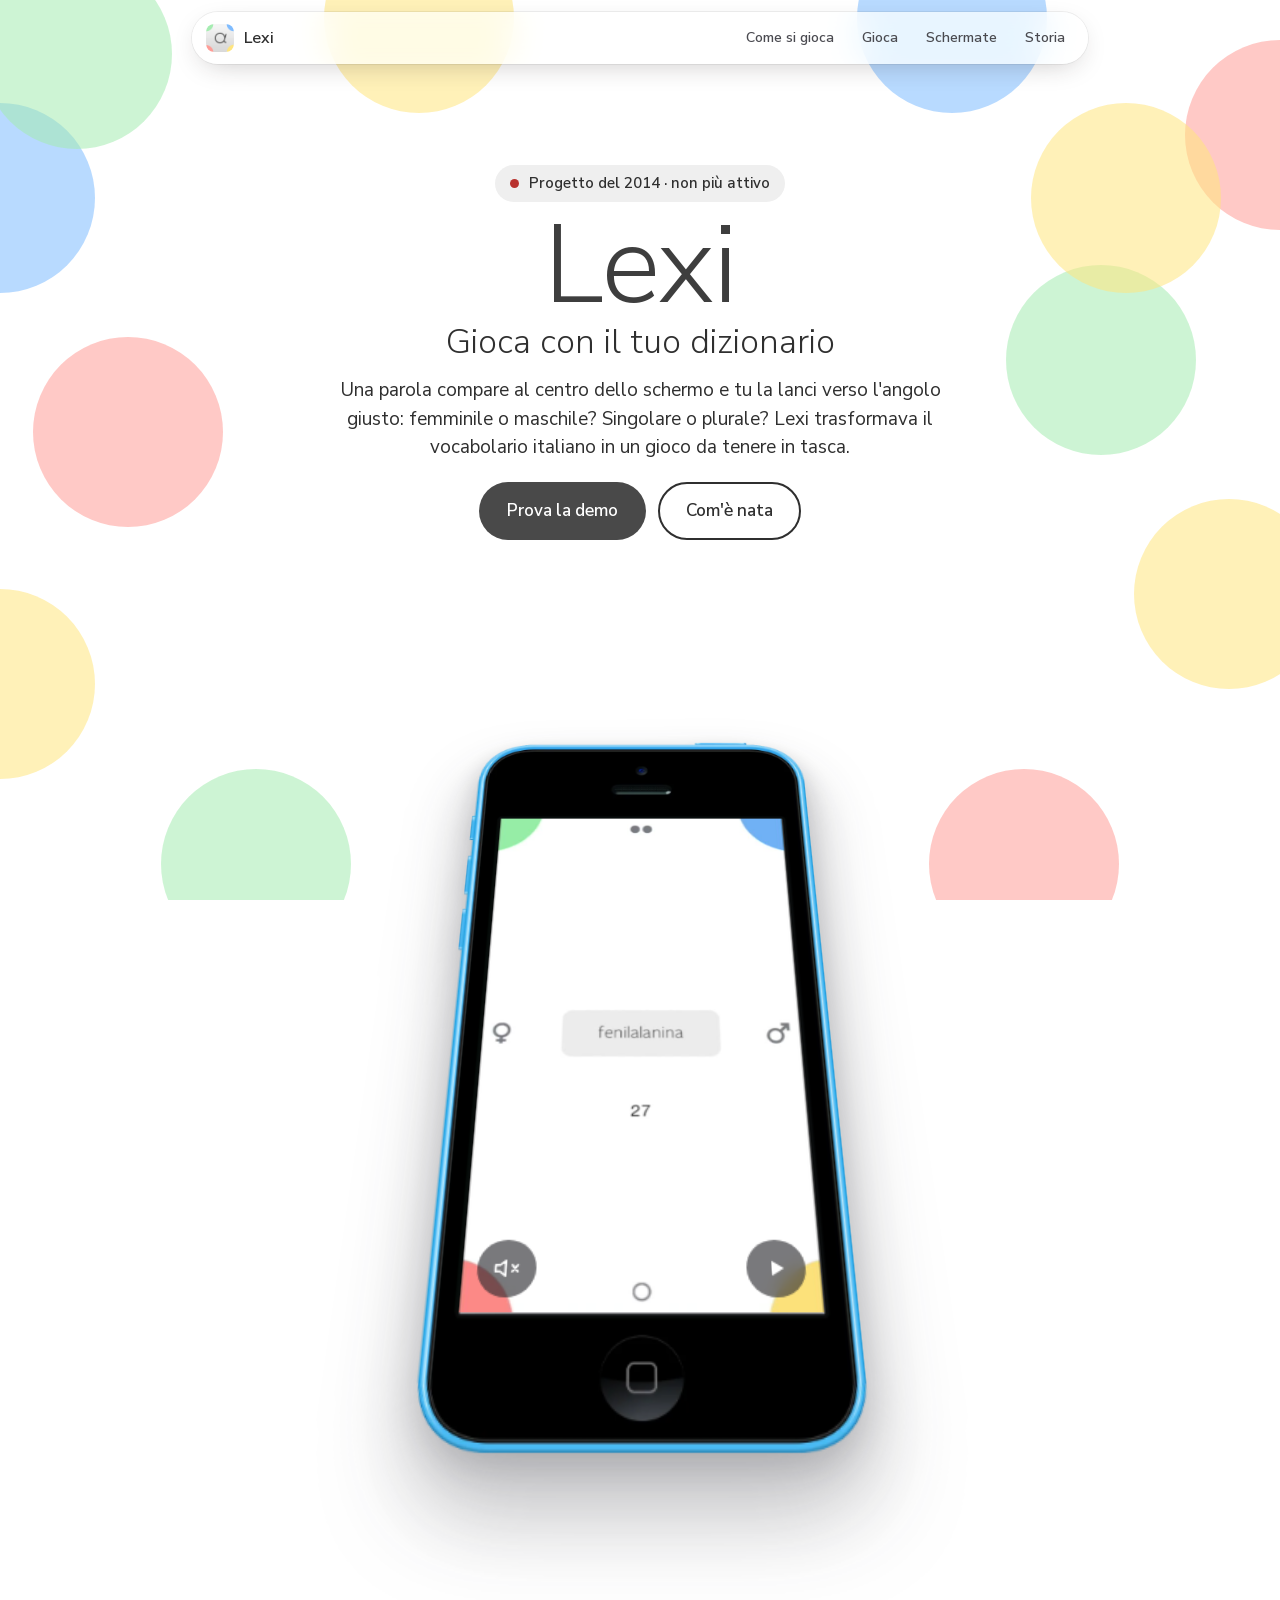
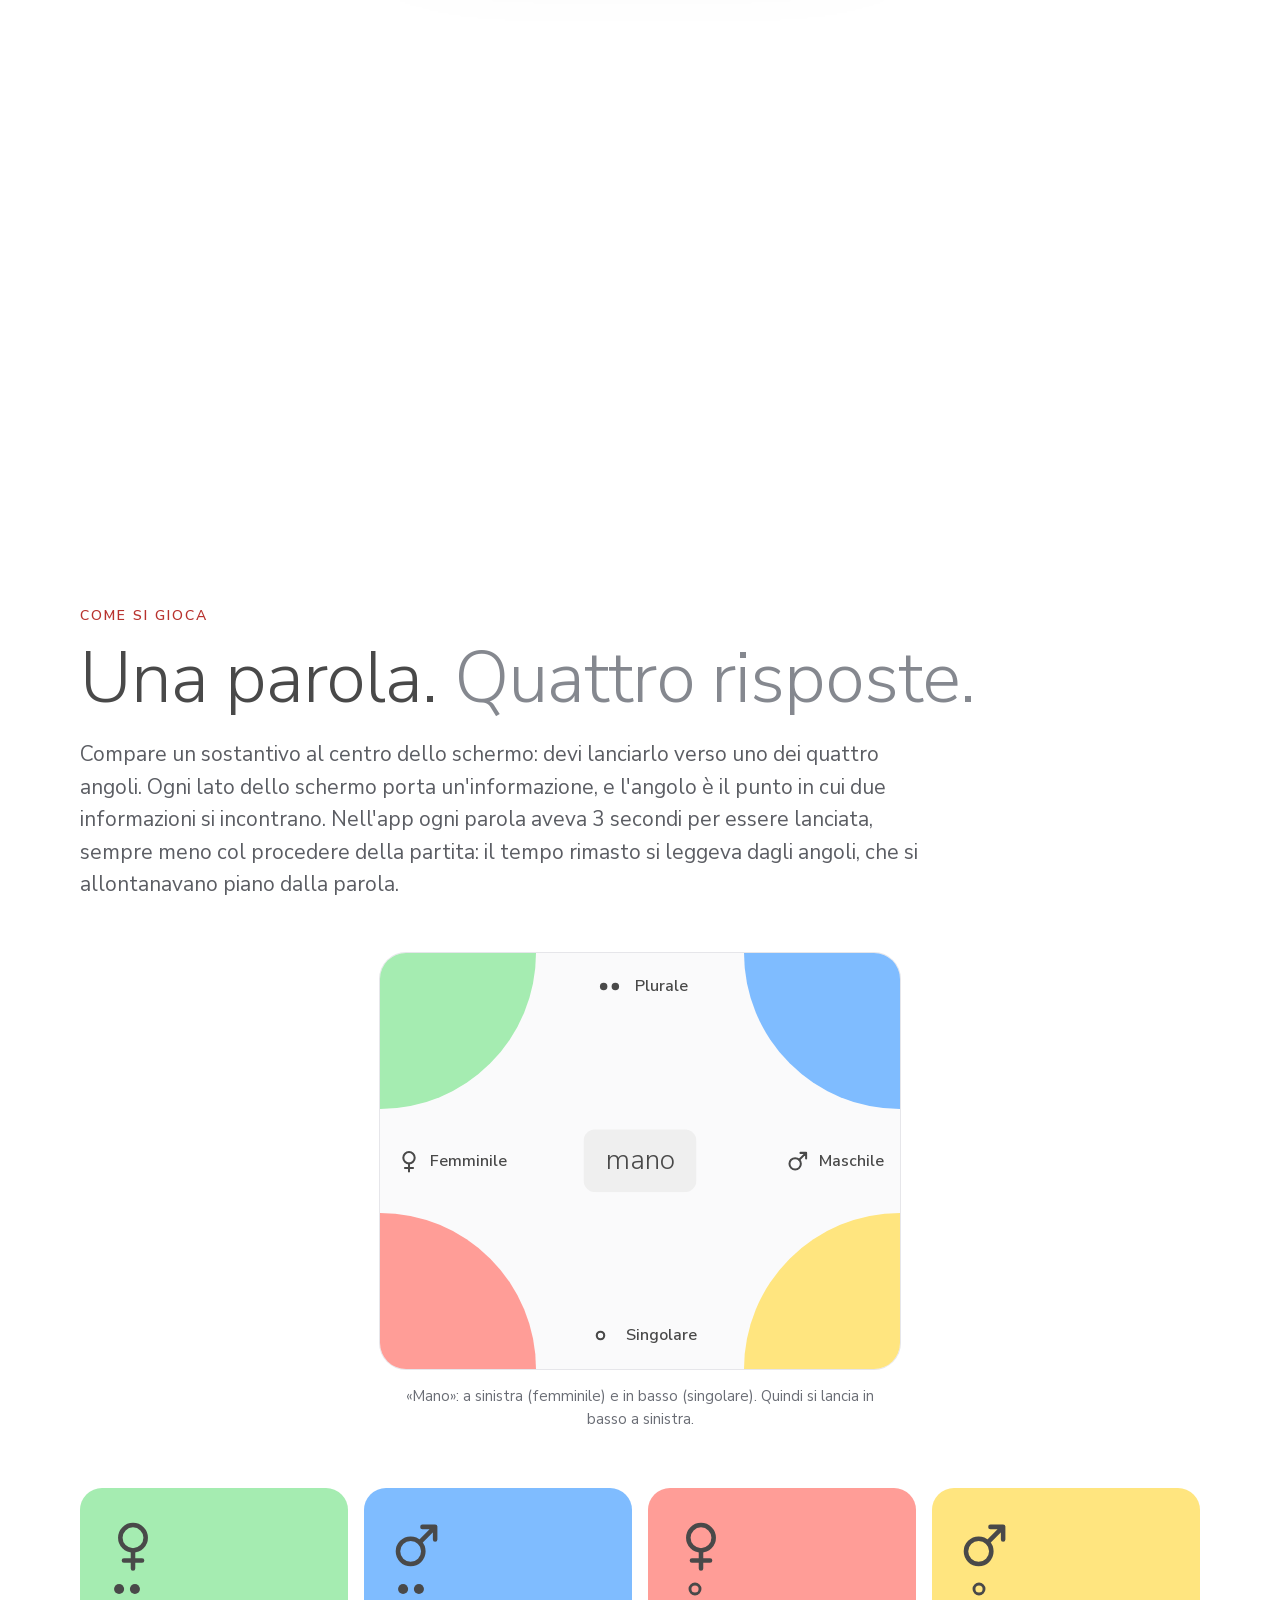
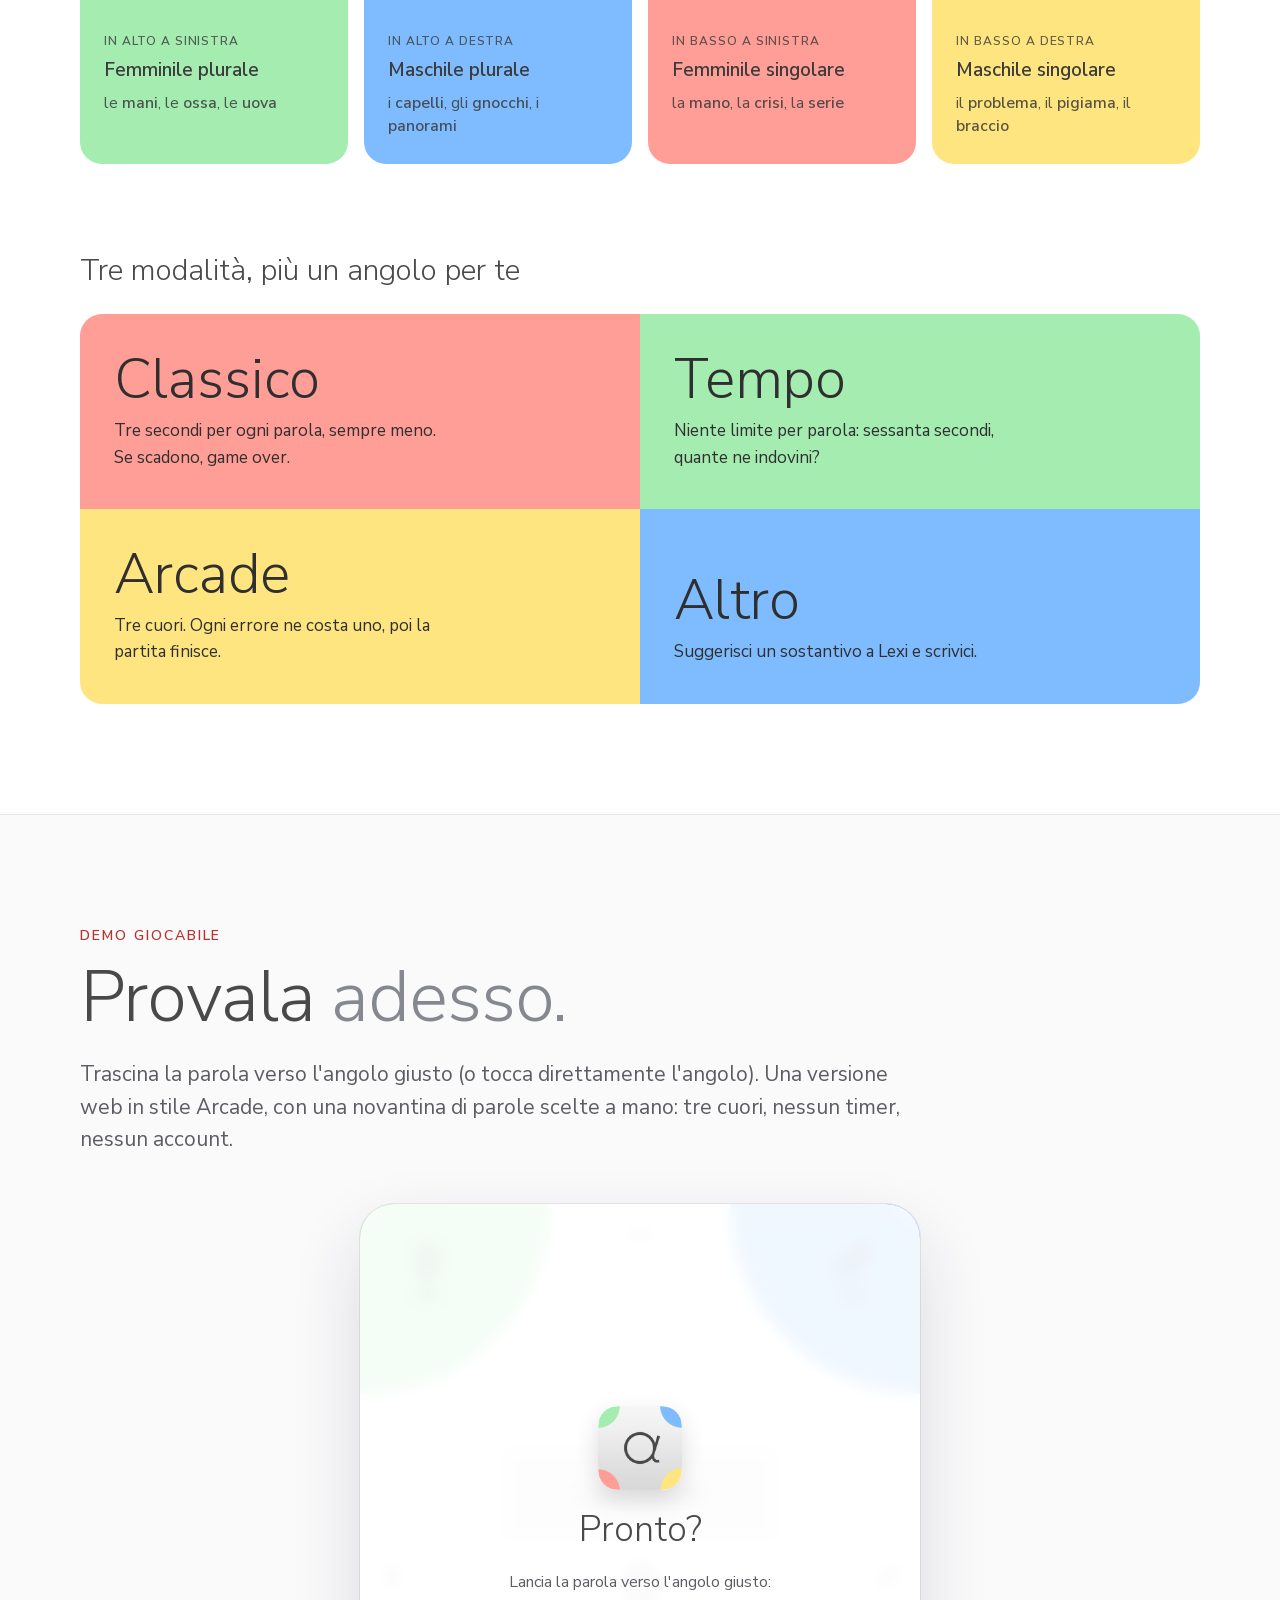
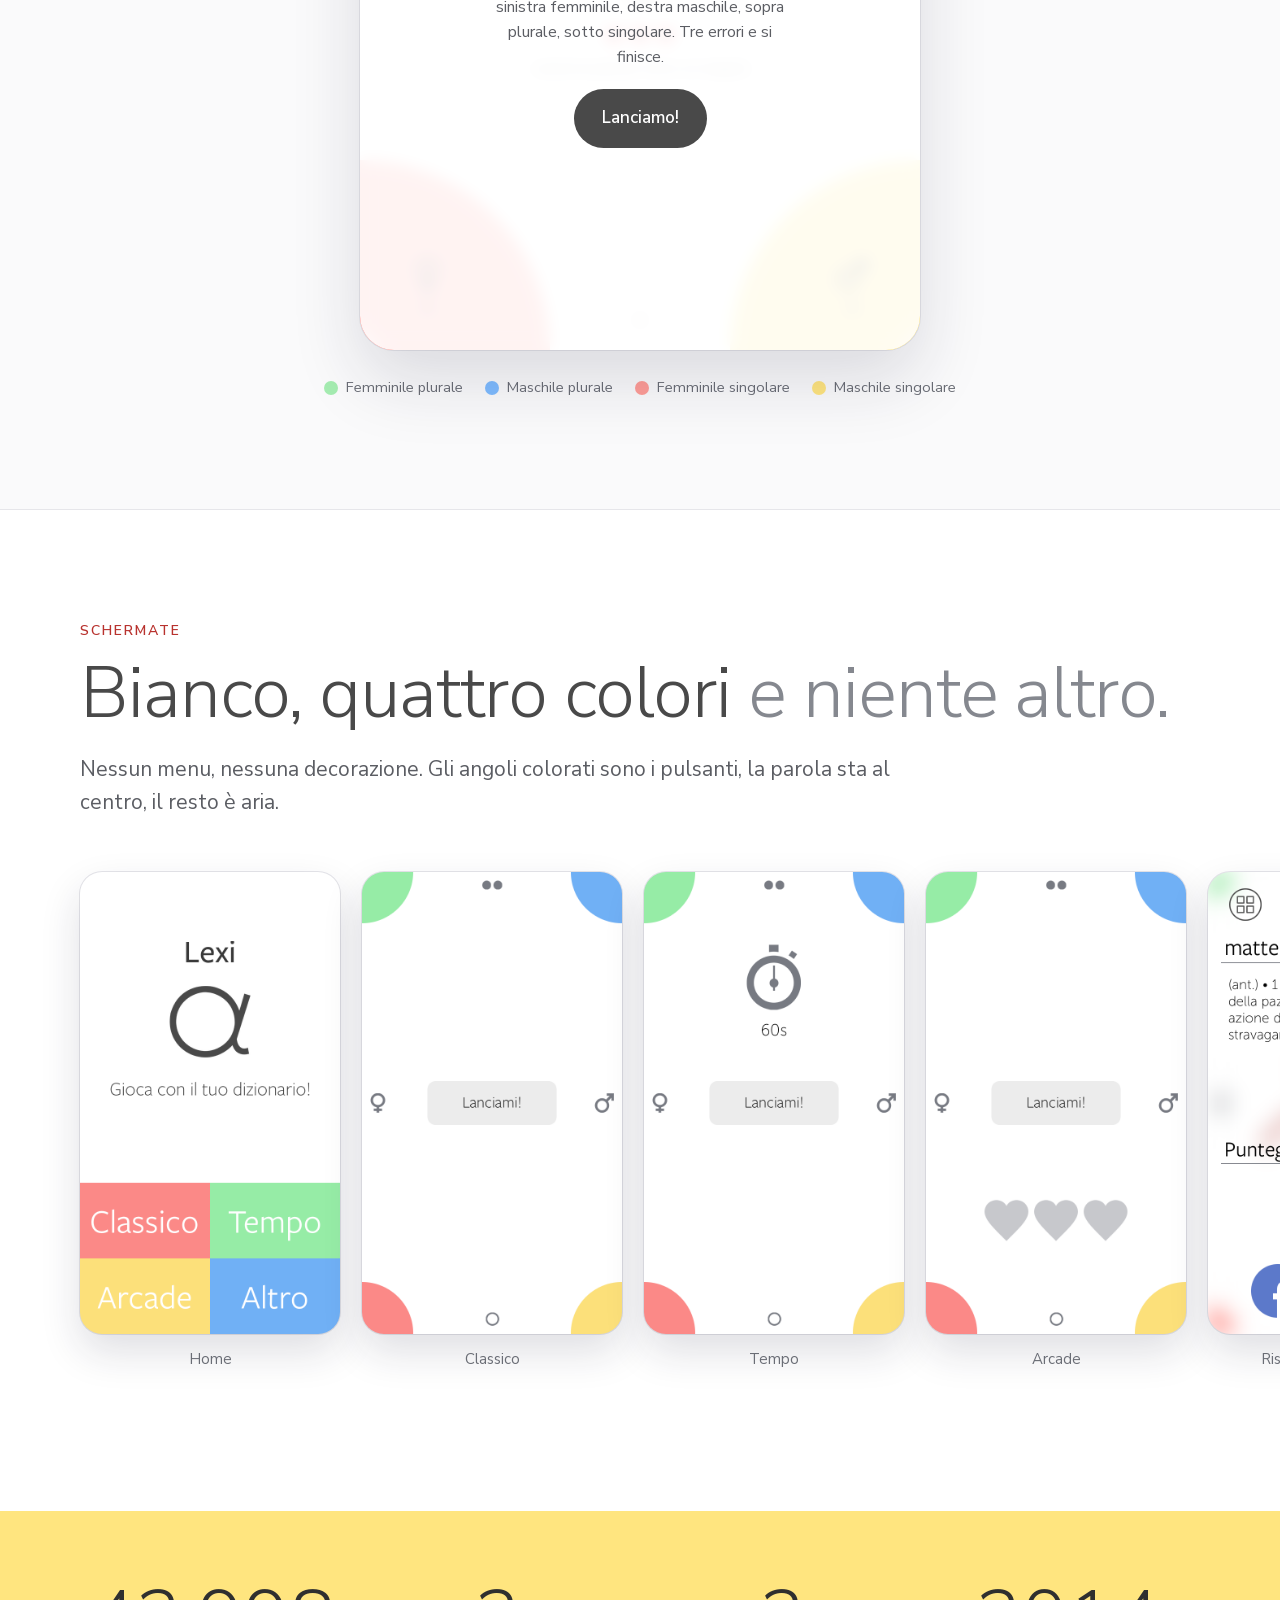
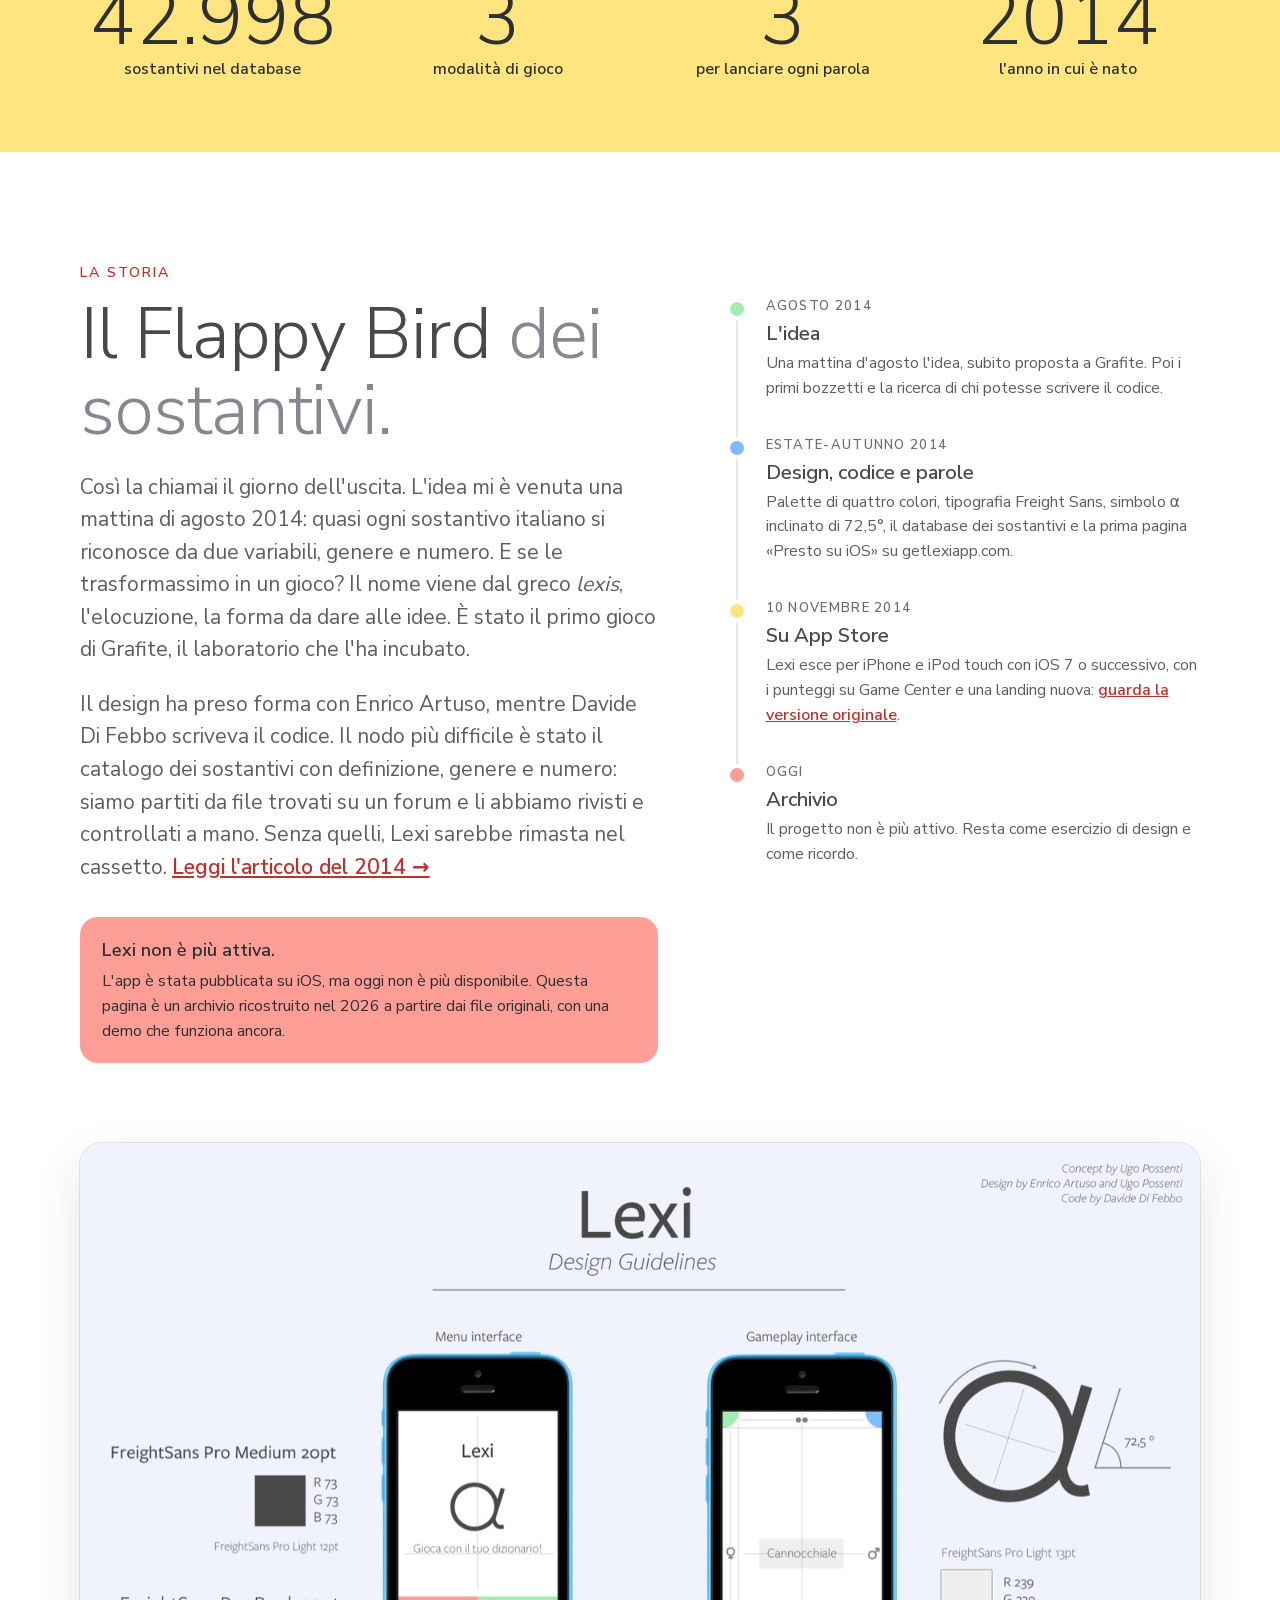
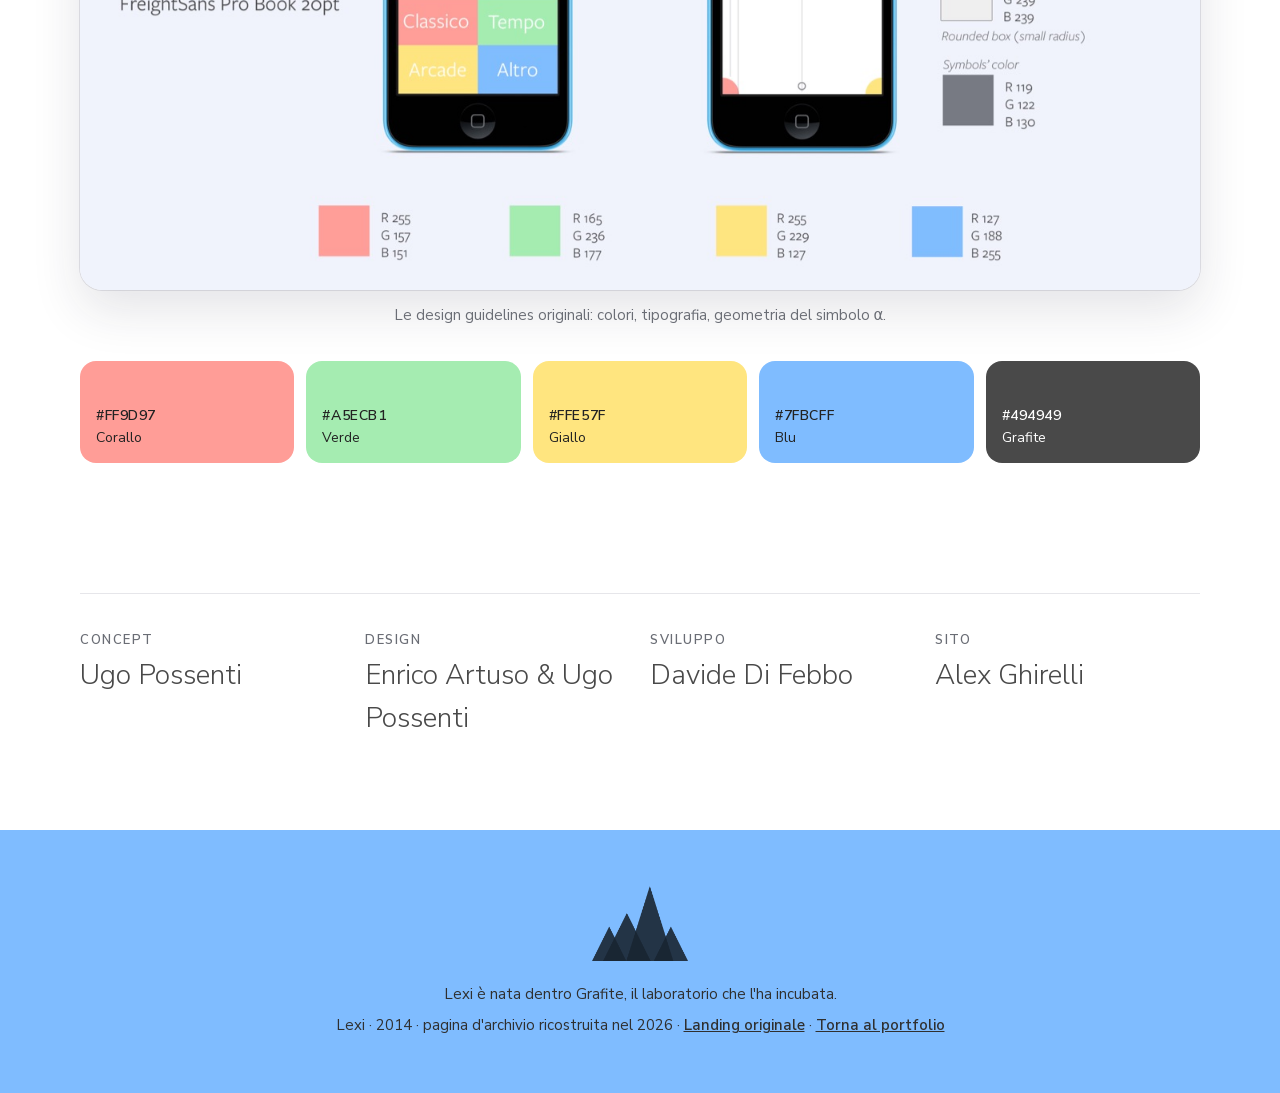
<file: lexi/index.html>
<!doctype html>
<html lang="it" id="html-root">
<head>
<meta charset="utf-8">
<meta name="viewport" content="width=device-width, initial-scale=1">
<title>Lexi: gioca con il tuo dizionario</title>
<meta name="description" content="Lexi è il gioco per iOS del 2014 firmato Grafite: lancia ogni parola nell'angolo giusto, femminile o maschile, singolare o plurale. Il progetto non è più attivo, ma qui puoi ancora giocare la demo.">
<meta name="theme-color" content="#ff9d97">
<link rel="canonical" href="https://www.ugopossenti.com/lexi/">
<meta property="og:type" content="website">
<meta property="og:site_name" content="Lexi">
<meta property="og:locale" content="it_IT">
<meta property="og:url" content="https://www.ugopossenti.com/lexi/">
<meta property="og:title" content="Lexi: gioca con il tuo dizionario">
<meta property="og:description" content="Il Flappy Bird dei sostantivi (iOS, 2014): lancia la parola nell'angolo giusto. Il progetto non è più attivo, ma la demo è giocabile.">
<meta property="og:image" content="https://www.ugopossenti.com/lexi/og-light.png">
<meta property="og:image:width" content="1200">
<meta property="og:image:height" content="630">
<meta property="og:image:alt" content="Lexi, gioca con il tuo dizionario, su sfondo corallo con cerchi pastello e un iPhone 5C">
<meta name="twitter:card" content="summary_large_image">
<meta name="twitter:title" content="Lexi: gioca con il tuo dizionario">
<meta name="twitter:description" content="Il Flappy Bird dei sostantivi (iOS, 2014): lancia la parola nell'angolo giusto. Demo giocabile.">
<meta name="twitter:image" content="https://www.ugopossenti.com/lexi/og-light.png">
<link rel="icon" href="icon-256.png">
<script src="/analytics.js"></script>
<link rel="apple-touch-icon" href="apple-touch-icon.png">
<link rel="preload" href="assets/fonts/nunito-300.woff2" as="font" type="font/woff2" crossorigin>
<link rel="stylesheet" href="phone.css">
<link rel="stylesheet" href="style.css">
<script>
  // Dentro il portfolio (iframe) compare il pulsante "Portfolio".
  try { if (window.self !== window.top) document.documentElement.classList.add('embedded'); } catch (e) { document.documentElement.classList.add('embedded'); }
</script>
</head>
<body>
<a class="skip" href="#gioca">Vai alla demo</a>

<header class="nav" id="top">
  <div class="wrap nav-inner">
    <a class="back-portfolio" href="/#/ideas" target="_top">
      <svg viewBox="0 0 24 24" fill="none" stroke="currentColor" stroke-width="2" stroke-linecap="round" stroke-linejoin="round" aria-hidden="true"><path d="m15 18-6-6 6-6"/></svg>
      <span>Portfolio</span>
    </a>
    <a class="brand" href="#top"><img src="icon-256.png" alt="" width="28" height="28"><span>Lexi</span></a>
    <nav class="nav-links" aria-label="Sezioni">
      <a href="#come-si-gioca">Come si gioca</a>
      <a href="#gioca">Gioca</a>
      <a href="#schermate">Schermate</a>
      <a href="#storia">Storia</a>
    </nav>
  </div>
</header>

<main>
<!-- ═══ HERO ═══ -->
<section class="hero" id="hero" aria-labelledby="h-title">
<div class="hero-stage">
  <div class="hero-dots" aria-hidden="true">
    <i class="dot-c y" style="--x:32.7%;--y:2%;--d:0.0s;--t:9s" aria-hidden="true"></i>
    <i class="dot-c b" style="--x:74.4%;--y:2%;--d:1.3s;--t:11s" aria-hidden="true"></i>
    <i class="dot-c b" style="--x:0%;--y:22%;--d:2.6s;--t:13s" aria-hidden="true"></i>
    <i class="dot-c r" style="--x:100%;--y:15%;--d:3.9s;--t:15s" aria-hidden="true"></i>
    <i class="dot-c g" style="--x:86%;--y:40%;--d:5.2s;--t:17s" aria-hidden="true"></i>
    <i class="dot-c r" style="--x:10%;--y:48%;--d:6.5s;--t:9s" aria-hidden="true"></i>
    <i class="dot-c y" style="--x:96%;--y:66%;--d:0.8s;--t:11s" aria-hidden="true"></i>
    <i class="dot-c y" style="--x:0%;--y:76%;--d:2.1s;--t:13s" aria-hidden="true"></i>
    <i class="dot-c g" style="--x:20%;--y:96%;--d:3.4s;--t:15s" aria-hidden="true"></i>
    <i class="dot-c r" style="--x:80%;--y:96%;--d:4.7s;--t:17s" aria-hidden="true"></i>
    <i class="dot-c g" style="--x:6%;--y:6%;--d:6.0s;--t:9s" aria-hidden="true"></i>
    <i class="dot-c y" style="--x:88%;--y:22%;--d:0.3s;--t:11s" aria-hidden="true"></i>
  </div>
  <div class="wrap hero-inner">
    <div class="hero-copy">
      <p class="status"><span class="dot" aria-hidden="true"></span>Progetto del 2014 · non più attivo</p>
      <h1 id="h-title">Lexi</h1>
      <p class="tagline">Gioca con il tuo dizionario</p>
      <p class="lead">Una parola compare al centro dello schermo e tu la lanci verso l'angolo giusto: femminile o maschile? Singolare o plurale? Lexi trasformava il vocabolario italiano in un gioco da tenere in tasca.</p>
      <div class="cta-row">
        <a class="btn btn-coral" href="#gioca">Prova la demo</a>
        <a class="btn btn-ghost" href="#storia">Com'è nata</a>
      </div>
    </div>

    <div class="hero-phone">
      <div class="phone" id="phone">
        <span class="pb pb-mute"></span><span class="pb pb-up"></span><span class="pb pb-down"></span><span class="pb pb-power"></span>
        <i class="cam"></i><i class="speaker"></i>
        <div class="screen">
          <video id="heroVideo" muted loop playsinline preload="metadata" poster="assets/preview-poster.jpg" aria-label="Anteprima dell'app Lexi in funzione">
            <source src="assets/preview.mp4" type="video/mp4">
          </video>
          <button class="video-ctl" id="videoCtl" type="button" aria-label="Riproduci o metti in pausa l'anteprima" aria-pressed="false">
            <svg class="i-play" viewBox="0 0 24 24" fill="currentColor" aria-hidden="true"><path d="M8 5v14l11-7z"/></svg>
            <svg class="i-pause" viewBox="0 0 24 24" fill="currentColor" aria-hidden="true"><path d="M7 5h4v14H7zM13 5h4v14h-4z"/></svg>
          </button>
          <button class="sound" id="soundBtn" type="button" aria-pressed="false">
        <svg viewBox="0 0 24 24" fill="none" stroke="currentColor" stroke-width="2" stroke-linecap="round" stroke-linejoin="round" aria-hidden="true"><path d="M11 5 6 9H2v6h4l5 4z"/><path class="wave" d="M15.5 8.5a5 5 0 0 1 0 7M19 5a10 10 0 0 1 0 14"/><path class="mute" d="m17 9 5 6m0-6-5 6"/></svg>
        <span class="sr-only">Audio</span>
      </button>
        </div>
        <i class="home-btn"></i>
      </div>
    </div>
  </div>
</div>
</section>

<!-- ═══ COME SI GIOCA ═══ -->
<section class="sec" id="come-si-gioca" aria-labelledby="h-how">
  <div class="wrap">
    <p class="eyebrow">Come si gioca</p>
    <h2 id="h-how">Una parola. <span class="soft">Quattro risposte.</span></h2>
    <p class="sec-lead">Compare un sostantivo al centro dello schermo: devi lanciarlo verso uno dei quattro angoli. Ogni lato dello schermo porta un'informazione, e l'angolo è il punto in cui due informazioni si incontrano. Nell'app ogni parola aveva 3 secondi per essere lanciata, sempre meno col procedere della partita: il tempo rimasto si leggeva dagli angoli, che si allontanavano piano dalla parola.</p>

    <figure class="axes reveal">
      <div class="axes-box" role="img" aria-label="Schema dello schermo: sinistra femminile, destra maschile, sopra plurale, sotto singolare. Gli angoli sono le combinazioni.">
        <i class="ax-c ax-green"></i><i class="ax-c ax-blue"></i><i class="ax-c ax-coral"></i><i class="ax-c ax-yellow"></i>
        <span class="ax-label ax-top"><svg viewBox="0 0 64 24" aria-hidden="true"><use href="#plural"/></svg>Plurale</span>
        <span class="ax-label ax-bottom"><svg viewBox="0 0 64 24" aria-hidden="true"><use href="#singular"/></svg>Singolare</span>
        <span class="ax-label ax-left"><svg viewBox="0 0 64 64" aria-hidden="true"><use href="#venus"/></svg>Femminile</span>
        <span class="ax-label ax-right"><svg viewBox="0 0 64 64" aria-hidden="true"><use href="#mars"/></svg>Maschile</span>
        <span class="ax-word">mano</span>
      </div>
      <figcaption>«Mano»: a sinistra (femminile) e in basso (singolare). Quindi si lancia in basso a sinistra.</figcaption>
    </figure>

    <div class="rules">
      <article class="rule r-green reveal">
        <div class="sym"><svg viewBox="0 0 64 64" aria-hidden="true"><use href="#venus"/></svg><svg viewBox="0 0 64 24" class="num" aria-hidden="true"><use href="#plural"/></svg></div>
        <span class="pos">in alto a sinistra</span><h3>Femminile plurale</h3><p>le <b>mani</b>, le <b>ossa</b>, le <b>uova</b></p>
      </article>
      <article class="rule r-blue reveal">
        <div class="sym"><svg viewBox="0 0 64 64" aria-hidden="true"><use href="#mars"/></svg><svg viewBox="0 0 64 24" class="num" aria-hidden="true"><use href="#plural"/></svg></div>
        <span class="pos">in alto a destra</span><h3>Maschile plurale</h3><p>i <b>capelli</b>, gli <b>gnocchi</b>, i <b>panorami</b></p>
      </article>
      <article class="rule r-coral reveal">
        <div class="sym"><svg viewBox="0 0 64 64" aria-hidden="true"><use href="#venus"/></svg><svg viewBox="0 0 64 24" class="num" aria-hidden="true"><use href="#singular"/></svg></div>
        <span class="pos">in basso a sinistra</span><h3>Femminile singolare</h3><p>la <b>mano</b>, la <b>crisi</b>, la <b>serie</b></p>
      </article>
      <article class="rule r-yellow reveal">
        <div class="sym"><svg viewBox="0 0 64 64" aria-hidden="true"><use href="#mars"/></svg><svg viewBox="0 0 64 24" class="num" aria-hidden="true"><use href="#singular"/></svg></div>
        <span class="pos">in basso a destra</span><h3>Maschile singolare</h3><p>il <b>problema</b>, il <b>pigiama</b>, il <b>braccio</b></p>
      </article>
    </div>

    <h3 class="modes-title">Tre modalità, più un angolo per te</h3>
    <div class="modes">
      <div class="mode m-coral reveal"><b>Classico</b><span>Tre secondi per ogni parola, sempre meno. Se scadono, game over.</span></div>
      <div class="mode m-green reveal"><b>Tempo</b><span>Niente limite per parola: sessanta secondi, quante ne indovini?</span></div>
      <div class="mode m-yellow reveal"><b>Arcade</b><span>Tre cuori. Ogni errore ne costa uno, poi la partita finisce.</span></div>
      <div class="mode m-blue reveal"><b>Altro</b><span>Suggerisci un sostantivo a Lexi e scrivici.</span></div>
    </div>
  </div>
</section>

<!-- ═══ DEMO GIOCABILE ═══ -->
<section class="sec sec-play" id="gioca" aria-labelledby="h-play">
  <div class="wrap">
    <p class="eyebrow">Demo giocabile</p>
    <h2 id="h-play">Provala <span class="soft">adesso.</span></h2>
    <p class="sec-lead">Trascina la parola verso l'angolo giusto (o tocca direttamente l'angolo). Una versione web in stile Arcade, con una novantina di parole scelte a mano: tre cuori, nessun timer, nessun account.</p>

    <div class="game" id="game" aria-live="off">
      <span class="edge e-top" aria-hidden="true"><svg viewBox="0 0 64 24"><use href="#plural"/></svg></span>
      <span class="edge e-bottom" aria-hidden="true"><svg viewBox="0 0 64 24"><use href="#singular"/></svg></span>
      <span class="edge e-left" aria-hidden="true"><svg viewBox="0 0 64 64"><use href="#venus"/></svg></span>
      <span class="edge e-right" aria-hidden="true"><svg viewBox="0 0 64 64"><use href="#mars"/></svg></span>

      <button class="pad p-green" data-g="f" data-n="p" type="button" aria-label="Femminile plurale"><svg viewBox="0 0 64 64" aria-hidden="true"><use href="#venus"/></svg><svg viewBox="0 0 64 24" class="num" aria-hidden="true"><use href="#plural"/></svg></button>
      <button class="pad p-blue" data-g="m" data-n="p" type="button" aria-label="Maschile plurale"><svg viewBox="0 0 64 64" aria-hidden="true"><use href="#mars"/></svg><svg viewBox="0 0 64 24" class="num" aria-hidden="true"><use href="#plural"/></svg></button>
      <button class="pad p-coral" data-g="f" data-n="s" type="button" aria-label="Femminile singolare"><svg viewBox="0 0 64 64" aria-hidden="true"><use href="#venus"/></svg><svg viewBox="0 0 64 24" class="num" aria-hidden="true"><use href="#singular"/></svg></button>
      <button class="pad p-yellow" data-g="m" data-n="s" type="button" aria-label="Maschile singolare"><svg viewBox="0 0 64 64" aria-hidden="true"><use href="#mars"/></svg><svg viewBox="0 0 64 24" class="num" aria-hidden="true"><use href="#singular"/></svg></button>

      <div class="game-center">
        <div class="word-box" id="word" role="status" aria-live="polite">Lanciamo!</div>
        <div class="score" id="score">0</div>
        <div class="hearts" id="hearts" role="img" aria-label="Cuori rimasti: 3"></div>
        <p class="feedback" id="feedback" aria-live="polite">Lancia la parola verso un angolo</p>
      </div>

      <div class="overlay" id="startOverlay">
        <div class="overlay-card">
          <img src="assets/icon-512.png" alt="" width="84" height="84">
          <h3>Pronto?</h3>
          <p>Lancia la parola verso l'angolo giusto: sinistra femminile, destra maschile, sopra plurale, sotto singolare. Tre errori e si finisce.</p>
          <button class="btn btn-coral" id="startBtn" type="button">Lanciamo!</button>
        </div>
      </div>
      <div class="overlay" id="endOverlay" hidden>
        <div class="overlay-card">
          <p class="small">Punteggio</p>
          <div class="big" id="finalScore">0</div>
          <p id="finalMsg"></p>
          <button class="btn btn-coral" id="againBtn" type="button">Rigioca</button>
        </div>
      </div>
    </div>
    <ul class="legend" aria-hidden="true">
      <li><i class="c-green"></i>Femminile plurale</li><li><i class="c-blue"></i>Maschile plurale</li><li><i class="c-coral"></i>Femminile singolare</li><li><i class="c-yellow"></i>Maschile singolare</li>
    </ul>
  </div>
</section>

<!-- ═══ SCHERMATE ═══ -->
<section class="sec" id="schermate" aria-labelledby="h-shots">
  <div class="wrap">
    <p class="eyebrow">Schermate</p>
    <h2 id="h-shots">Bianco, quattro colori <span class="soft">e niente altro.</span></h2>
    <p class="sec-lead">Nessun menu, nessuna decorazione. Gli angoli colorati sono i pulsanti, la parola sta al centro, il resto è aria.</p>
  </div>
  <div class="shots" tabindex="0" aria-label="Galleria di schermate, scorri in orizzontale">
    <figure><img src="assets/shots/s1.png" alt="Schermata iniziale con il logo α e le quattro modalità" width="320" height="568" loading="lazy"><figcaption>Home</figcaption></figure>
    <figure><img src="assets/shots/s2.png" alt="Modalità Classico, pronta a partire" width="320" height="568" loading="lazy"><figcaption>Classico</figcaption></figure>
    <figure><img src="assets/shots/s4.png" alt="Modalità Tempo con cronometro da 60 secondi" width="320" height="568" loading="lazy"><figcaption>Tempo</figcaption></figure>
    <figure><img src="assets/shots/s5.png" alt="Modalità Arcade con tre cuori" width="320" height="568" loading="lazy"><figcaption>Arcade</figcaption></figure>
    <figure><img src="assets/shots/s7.png" alt="Risultato con la definizione della parola e il punteggio" width="320" height="568" loading="lazy"><figcaption>Risultato e definizione</figcaption></figure>
    <figure><img src="assets/shots/s3.png" alt="Condivisione del punteggio su Twitter" width="320" height="568" loading="lazy"><figcaption>Condividi</figcaption></figure>
    <figure><img src="assets/shots/s6.png" alt="Schermata per suggerire un sostantivo a Lexi" width="320" height="568" loading="lazy"><figcaption>Suggerisci una parola</figcaption></figure>
  </div>
</section>

<!-- ═══ NUMERI ═══ -->
<section class="sec sec-stats" aria-label="Lexi in numeri">
  <div class="wrap stats">
    <div><b data-count="43000" data-suffix="+">43.000+</b><span>sostantivi nel database</span></div>
    <div><b data-count="3">3</b><span>modalità di gioco</span></div>
    <div><b data-count="3" data-suffix="″">3″</b><span>per lanciare ogni parola</span></div>
    <div><b>2014</b><span>l'anno in cui è nato</span></div>
  </div>
</section>

<!-- ═══ STORIA ═══ -->
<section class="sec" id="storia" aria-labelledby="h-story">
  <div class="wrap story">
    <div>
      <p class="eyebrow">La storia</p>
      <h2 id="h-story">Il Flappy Bird <span class="soft">dei sostantivi.</span></h2>
      <p class="sec-lead">Così la chiamai il giorno dell'uscita. L'idea mi è venuta una mattina di agosto 2014: quasi ogni sostantivo italiano si riconosce da due variabili, genere e numero. E se le trasformassimo in un gioco? Il nome viene dal greco <i>lexis</i>, l'elocuzione, la forma da dare alle idee. È stato il primo gioco di Grafite, il laboratorio che l'ha incubato.</p>
      <p class="sec-lead">Il design ha preso forma con Enrico Artuso, mentre Davide Di Febbo scriveva il codice. Il nodo più difficile è stato il catalogo dei sostantivi con definizione, genere e numero: siamo partiti da file trovati su un forum e li abbiamo rivisti e controllati a mano. Senza quelli, Lexi sarebbe rimasta nel cassetto. <a class="inline" href="https://www.tasc.blog/2014/11/10/lexi-flappy-bird-dei-sostantivi-firmato-grafite/">Leggi l'articolo del 2014 →</a></p>
      <div class="notice" role="note">
        <b>Lexi non è più attiva.</b>
        <span>L'app è stata pubblicata su iOS, ma oggi non è più disponibile. Questa pagina è un archivio ricostruito nel 2026 a partire dai file originali, con una demo che funziona ancora.</span>
      </div>
    </div>
    <ol class="timeline">
      <li><time>Agosto 2014</time><b>L'idea</b><span>Una mattina d'agosto l'idea, subito proposta a Grafite. Poi i primi bozzetti e la ricerca di chi potesse scrivere il codice.</span></li>
      <li><time>Estate-autunno 2014</time><b>Design, codice e parole</b><span>Palette di quattro colori, tipografia Freight Sans, simbolo α inclinato di 72,5°, il database dei sostantivi e la prima pagina «Presto su iOS» su getlexiapp.com.</span></li>
      <li><time>10 novembre 2014</time><b>Su App Store</b><span>Lexi esce per iPhone e iPod touch con iOS 7 o successivo, con i punteggi su Game Center e una landing nuova: <a href="classic.html">guarda la versione originale</a>.</span></li>
      <li class="now"><time>Oggi</time><b>Archivio</b><span>Il progetto non è più attivo. Resta come esercizio di design e come ricordo.</span></li>
    </ol>
  </div>

  <div class="wrap">
    <figure class="guides reveal">
      <img src="assets/guidelines.jpg" alt="Le design guidelines originali di Lexi: schermata menu, schermata di gioco, tipografia e palette di quattro colori" width="1400" height="933" loading="lazy">
      <figcaption>Le design guidelines originali: colori, tipografia, geometria del simbolo α.</figcaption>
    </figure>
    <div class="palette" role="list" aria-label="Palette originale">
      <div role="listitem" style="--c:#ff9d97"><b>#FF9D97</b><span>Corallo</span></div>
      <div role="listitem" style="--c:#a5ecb1"><b>#A5ECB1</b><span>Verde</span></div>
      <div role="listitem" style="--c:#ffe57f"><b>#FFE57F</b><span>Giallo</span></div>
      <div role="listitem" style="--c:#7fbcff"><b>#7FBCFF</b><span>Blu</span></div>
      <div role="listitem" style="--c:#494949"><b>#494949</b><span>Grafite</span></div>
    </div>
  </div>
</section>

<section class="sec credits" aria-labelledby="h-credits">
  <div class="wrap">
    <h2 id="h-credits" class="sr-only">Crediti</h2>
    <dl>
      <div><dt>Concept</dt><dd>Ugo Possenti</dd></div>
      <div><dt>Design</dt><dd>Enrico Artuso &amp; Ugo Possenti</dd></div>
      <div><dt>Sviluppo</dt><dd>Davide Di Febbo</dd></div>
      <div><dt>Sito</dt><dd>Alex Ghirelli</dd></div>
    </dl>
  </div>
</section>
</main>

<footer class="footer">
  <div class="wrap">
    <span class="grafite"><img src="assets/grafite.png" alt="Grafite" width="96" height="75" loading="lazy"></span>
    <p class="inc">Lexi è nata dentro Grafite, il laboratorio che l'ha incubata.</p>
    <p>Lexi · 2014 · pagina d'archivio ricostruita nel 2026 · <a href="classic.html">Landing originale</a> · <a href="/#/ideas" target="_top">Torna al portfolio</a></p>
  </div>
</footer>

<!-- simboli -->
<svg width="0" height="0" style="position:absolute" aria-hidden="true" focusable="false">
  <defs>
    <symbol id="venus" viewBox="0 0 64 64"><g fill="none" stroke="currentColor" stroke-width="5" stroke-linecap="round"><circle cx="32" cy="24" r="14"/><path d="M32 38v20M22 49h20"/></g></symbol>
    <symbol id="mars" viewBox="0 0 64 64"><g fill="none" stroke="currentColor" stroke-width="5" stroke-linecap="round" stroke-linejoin="round"><circle cx="25" cy="39" r="14"/><path d="M35 29 52 12M38 12h14v14"/></g></symbol>
    <symbol id="plural" viewBox="0 0 64 24"><g fill="currentColor"><circle cx="21" cy="12" r="7"/><circle cx="43" cy="12" r="7"/></g></symbol>
    <symbol id="singular" viewBox="0 0 64 24"><circle cx="32" cy="12" r="7" fill="none" stroke="currentColor" stroke-width="4"/></symbol>
  </defs>
</svg>

<script src="words.js"></script>
<script src="main.js"></script>
</body>
</html>
</file>
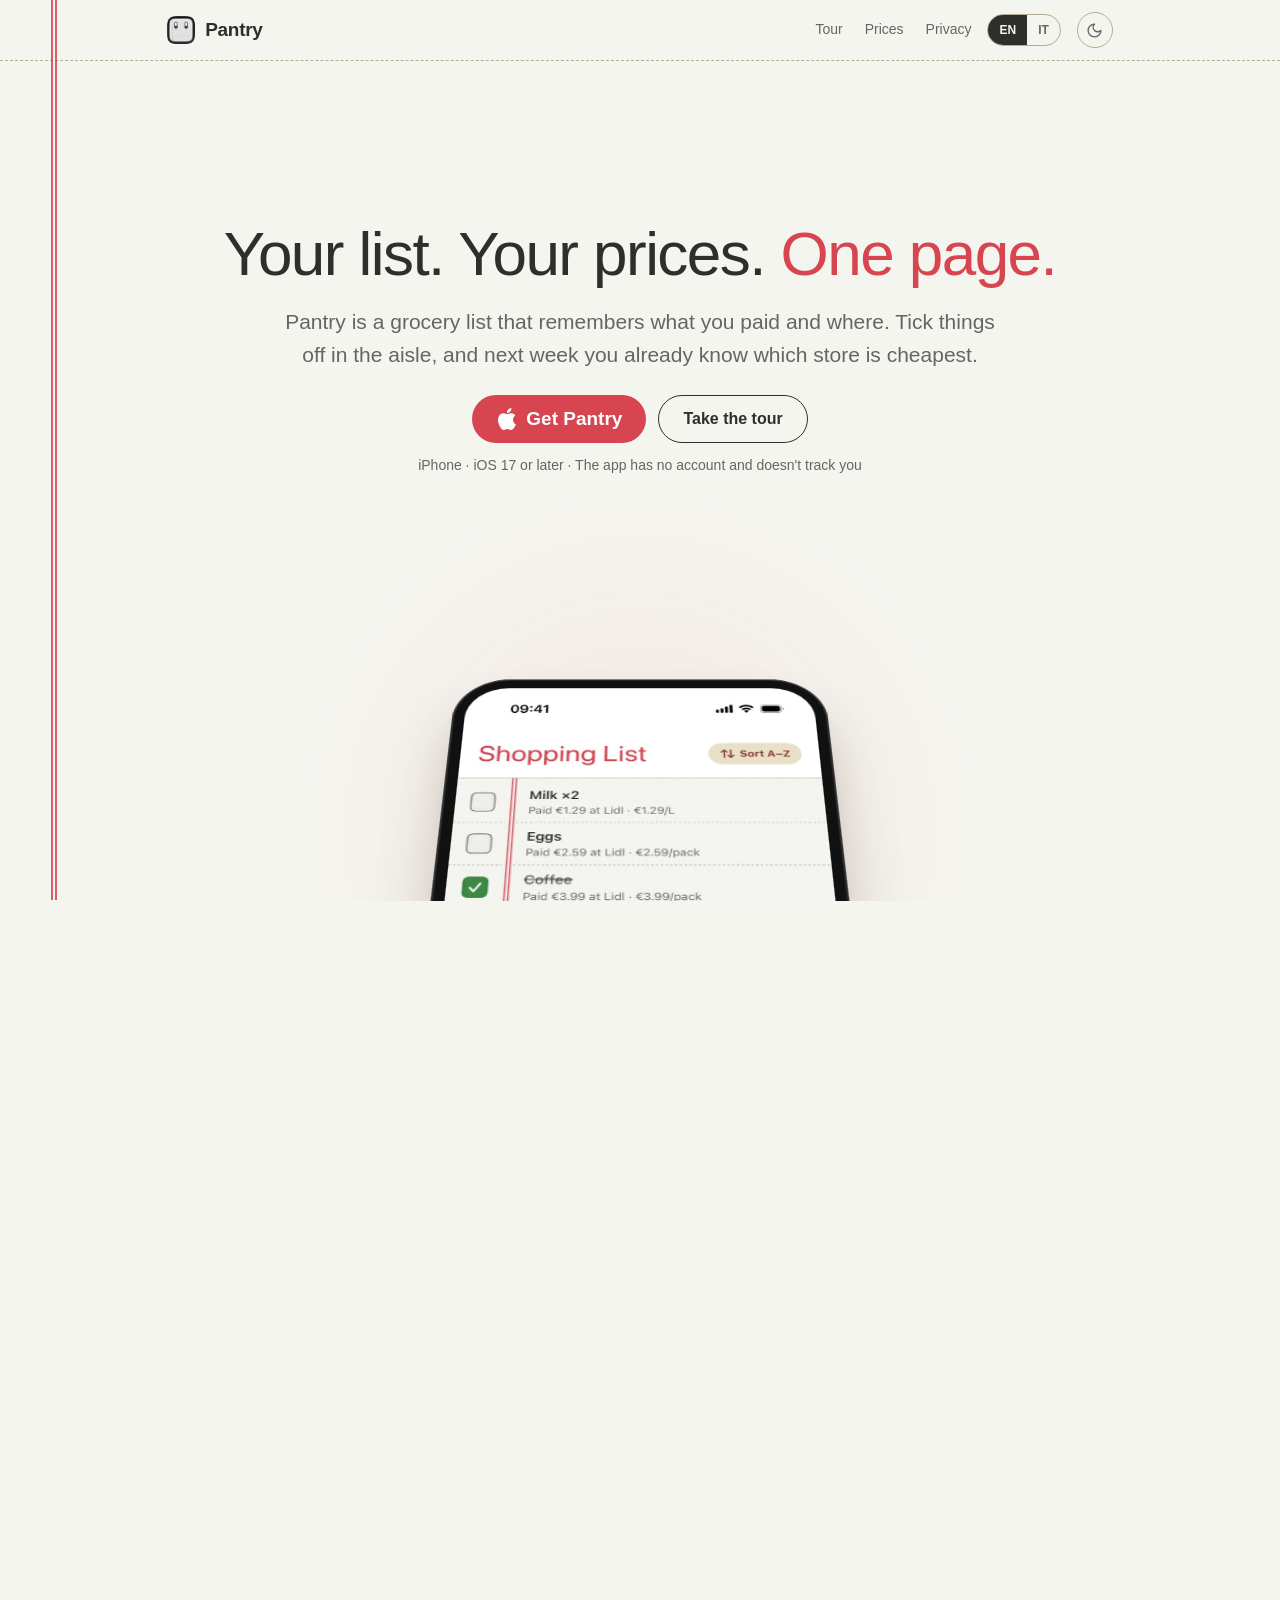
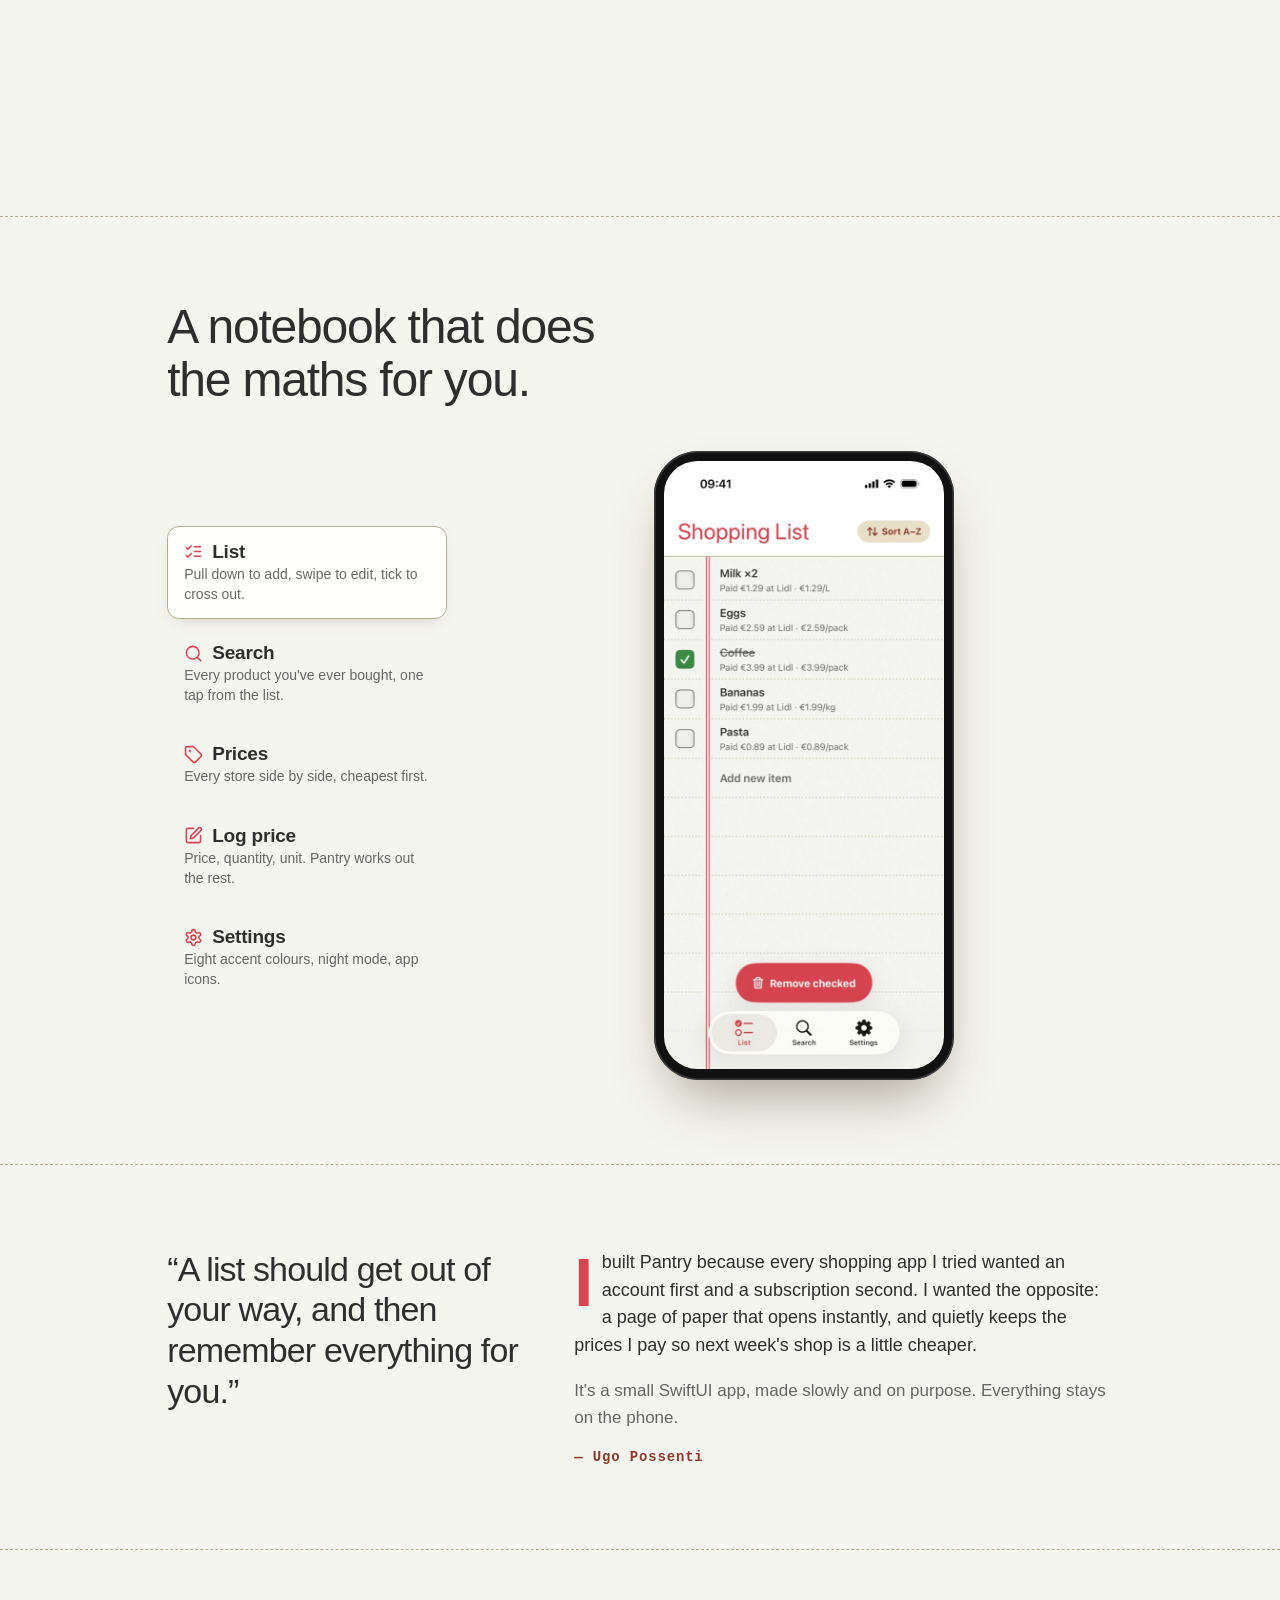
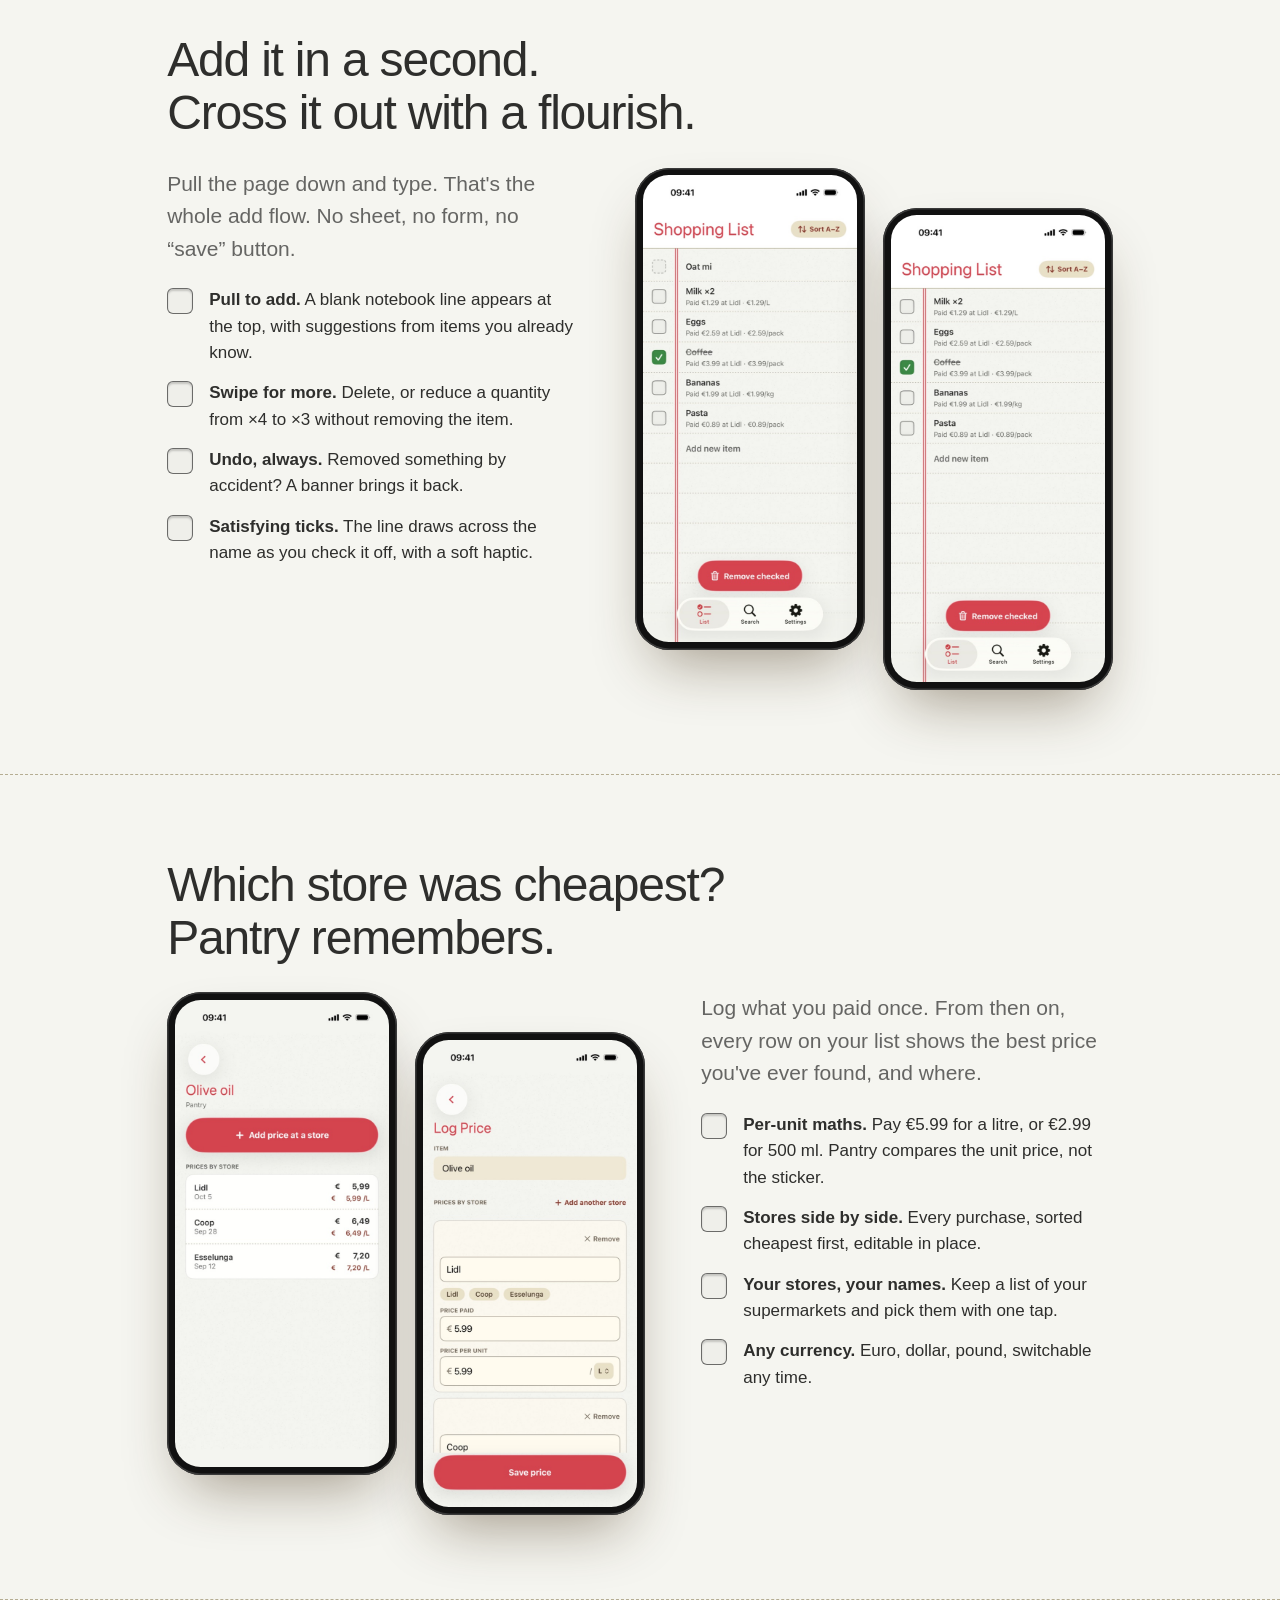
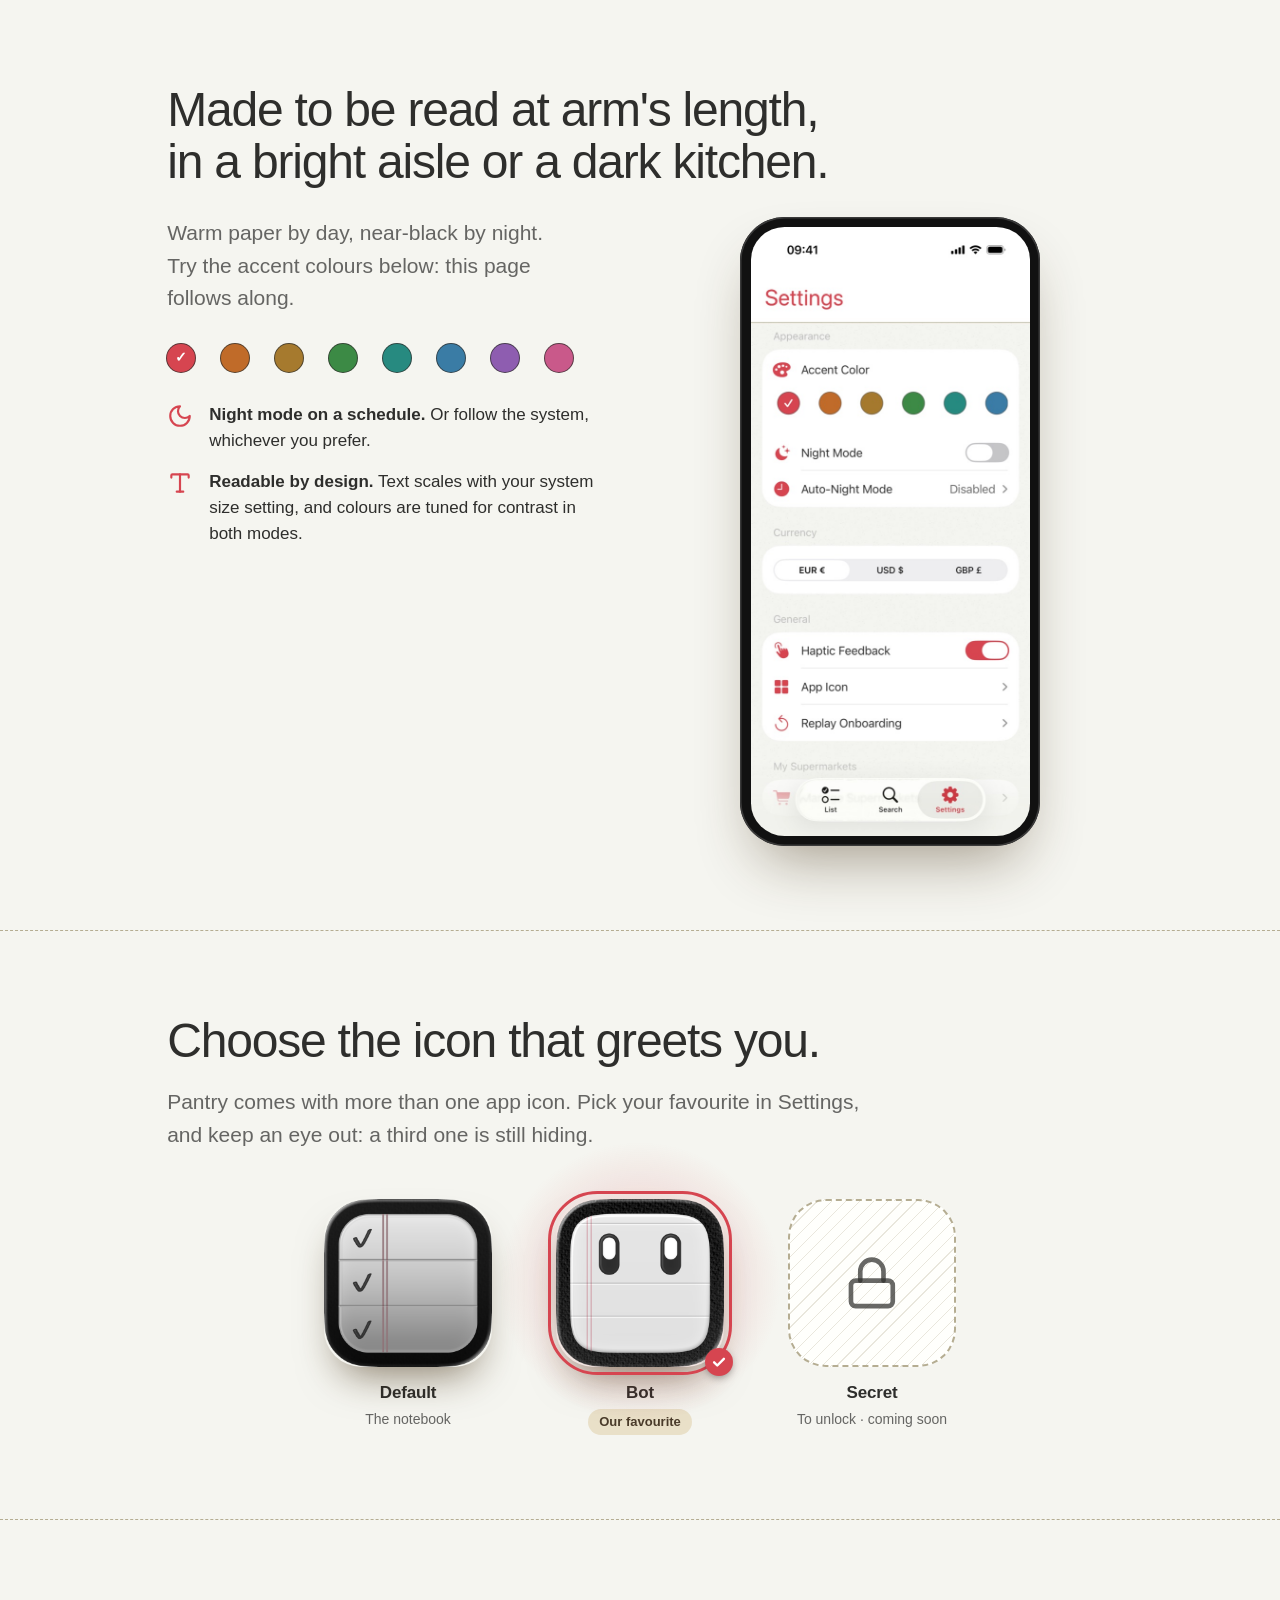
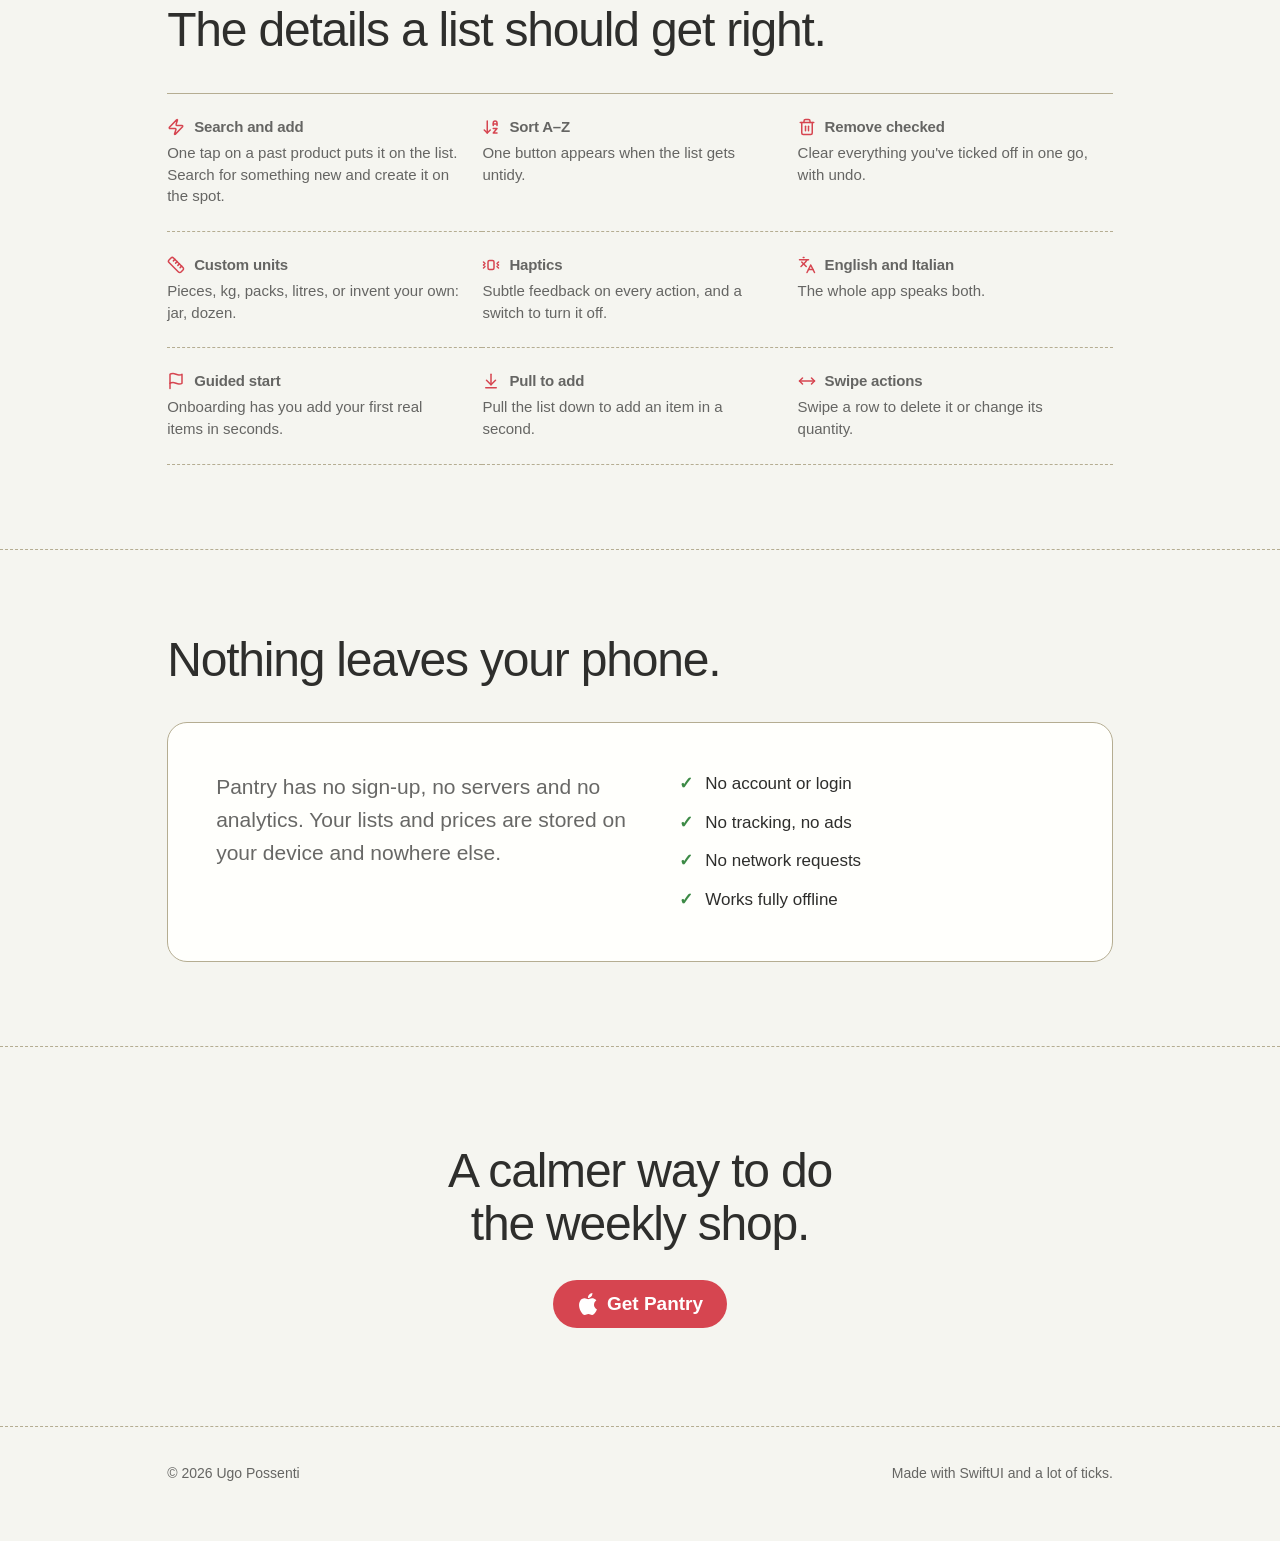
<file: pantry/index.html>
<!doctype html>
<html lang="en" id="html-root">
<head>
<meta charset="utf-8">
<meta name="viewport" content="width=device-width, initial-scale=1">
<title>Pantry: Grocery List and Price Tracker for iPhone</title>
<meta name="description" content="A grocery list for iPhone that remembers what you paid and where, so you know the cheapest store. No account, no tracking: everything stays on your phone.">
<meta name="keywords" content="grocery list app, shopping list iPhone, price tracker, compare supermarket prices, cheapest store, unit price, SwiftUI, offline, no account, privacy">
<meta name="author" content="Ugo Possenti">
<meta name="application-name" content="Pantry">
<meta name="apple-mobile-web-app-title" content="Pantry">
<meta name="robots" content="index, follow, max-image-preview:large">
<link rel="canonical" href="https://www.ugopossenti.com/pantry/">
<meta property="og:type" content="website">
<meta property="og:site_name" content="Pantry">
<meta property="og:locale" content="en_US">
<meta property="og:locale:alternate" content="it_IT">
<meta property="og:url" content="https://www.ugopossenti.com/pantry/">
<meta property="og:title" content="Pantry: Grocery List and Price Tracker for iPhone">
<meta property="og:description" content="A grocery list for iPhone that remembers what you paid and where, so you know the cheapest store. No account, no tracking: everything stays on your phone.">
<meta property="og:image" content="https://www.ugopossenti.com/pantry/og-v2.png">
<meta property="og:image:width" content="1200">
<meta property="og:image:height" content="630">
<meta property="og:image:alt" content="Pantry app icon and the headline “Your list. Your prices. One page.” on a notebook page with red margin lines.">
<meta name="twitter:card" content="summary_large_image">
<meta name="twitter:title" content="Pantry: Grocery List and Price Tracker for iPhone">
<meta name="twitter:description" content="A grocery list for iPhone that remembers what you paid and where, so you know the cheapest store. No account, no tracking: everything stays on your phone.">
<meta name="twitter:image" content="https://www.ugopossenti.com/pantry/og-v2.png">
<meta name="twitter:image:alt" content="Pantry app icon and the headline “Your list. Your prices. One page.” on a notebook page with red margin lines.">
<meta name="theme-color" content="#F5F5F0" media="(prefers-color-scheme: light)">
<meta name="theme-color" content="#100F0D" media="(prefers-color-scheme: dark)">
<link rel="icon" href="icon-bot-256.png">
<link rel="apple-touch-icon" href="apple-touch-icon.png">
<script src="/analytics.js"></script>
<script type="application/ld+json">
{"@context":"https://schema.org","@type":"SoftwareApplication","name":"Pantry","alternateName":"Pantry: Grocery List and Price Tracker","url":"https://www.ugopossenti.com/pantry/","description":"A grocery list for iPhone that remembers what you paid and where, so you know the cheapest store. No account, no tracking: everything stays on your phone.","operatingSystem":"iOS 17+","applicationCategory":"ShoppingApplication","inLanguage":["en","it"],"image":"https://www.ugopossenti.com/pantry/og-v2.png","screenshot":["https://www.ugopossenti.com/pantry/img/list-light.jpg","https://www.ugopossenti.com/pantry/img/detail-light.jpg","https://www.ugopossenti.com/pantry/img/log-light.jpg"],"offers":{"@type":"Offer","price":"0","priceCurrency":"EUR"},"author":{"@type":"Person","name":"Ugo Possenti"}}
</script>
<script>
/* Apply the saved theme before first paint, so there's no flash. */
(function(){try{var t=localStorage.getItem("pantry-theme");if(t==="light"||t==="dark")document.documentElement.setAttribute("data-theme",t)}catch(e){}})();
</script>
<style>
:root{
  --bg:#F5F5F0; --bg2:#F2F2EE; --card:#FFFFFC; --ink:#2E2E2C; --ink2:rgba(46,46,44,.72);
  --brown:#4A3B2A; --store:#8A3B2E; --track:#E9E0C8; --rule:#B5AD92; --green:#3C8A45;
  --al:#D64550; --ad:#E2606C; --a:var(--al); --on-a:#fff;
  --serif:"Iowan Old Style","Palatino Linotype",Palatino,Georgia,"Times New Roman",serif;
  --sans:-apple-system,BlinkMacSystemFont,"SF Pro Text","Segoe UI",Roboto,Helvetica,Arial,sans-serif;
  --mono:ui-monospace,"SF Mono",Menlo,Consolas,monospace;
  color-scheme:light;
}
@media (prefers-color-scheme:dark){
  :root:not([data-theme="light"]){--cbx-bg:#3A352C;--cbx-bd:rgba(255,255,255,.32);--bg:#100F0D;--bg2:#141210;--card:#332E27;--ink:#EDEAE3;--ink2:rgba(237,234,227,.74);--brown:#D8C9A8;--store:#D4A373;--track:#463F33;--rule:#5C544A;--green:#3F9E49;--a:var(--ad);color-scheme:dark}
}
:root[data-theme="dark"]{--cbx-bg:#3A352C;--cbx-bd:rgba(255,255,255,.32);--bg:#100F0D;--bg2:#141210;--card:#332E27;--ink:#EDEAE3;--ink2:rgba(237,234,227,.74);--brown:#D8C9A8;--store:#D4A373;--track:#463F33;--rule:#5C544A;--green:#3F9E49;--a:var(--ad);color-scheme:dark}
:root[data-theme="light"]{color-scheme:light}
*{box-sizing:border-box}
html{scroll-behavior:smooth;-webkit-text-size-adjust:100%}
@media (prefers-reduced-motion:reduce){html{scroll-behavior:auto}*{animation:none!important;transition:none!important}}
body{margin:0;background:var(--bg);color:var(--ink);font:400 17px/1.55 var(--sans);-webkit-font-smoothing:antialiased}
a{color:inherit}
:focus-visible{outline:2px solid var(--a);outline-offset:3px;border-radius:4px}
/* The app's notebook margin: two vertical accent lines, fixed behind the whole page */
:root{--m:clamp(8px,4vw,60px);--cbx-bg:#EFEFEA;--cbx-bd:rgba(0,0,0,.55)}
body::before,body::after{content:"";position:fixed;top:0;bottom:0;width:1.5px;background:color-mix(in srgb,var(--a) 85%,transparent);pointer-events:none;z-index:30}
body::before{left:var(--m)}
body::after{left:calc(var(--m) + 4px)}
.wrap{max-width:1080px;margin:0 auto;padding:0 max(24px,calc(var(--m) + 16px))}
.skip{position:absolute;left:-999px}.skip:focus{left:12px;top:12px;background:var(--card);padding:8px 12px;z-index:99}
.ic{width:1em;height:1em;flex:none;fill:none;stroke:currentColor;stroke-width:2;stroke-linecap:round;stroke-linejoin:round;vertical-align:-.125em}

/* nav */
nav{position:sticky;top:0;z-index:20;background:color-mix(in srgb,var(--bg) 88%,transparent);backdrop-filter:blur(12px);-webkit-backdrop-filter:blur(12px);border-bottom:1px dashed var(--rule)}
nav .wrap{display:flex;align-items:center;gap:16px;height:60px}
.mark{display:flex;align-items:center;gap:10px;text-decoration:none;font:600 19px var(--sans);letter-spacing:-.015em}
.mark img{width:28px;height:28px;border-radius:7px}
nav .links{display:flex;gap:22px;margin-left:auto;font-size:14px}
nav .links a{text-decoration:none;color:var(--ink2);padding:10px 0}
nav .links a:hover{color:var(--ink)}
.back-portfolio{display:inline-flex;align-items:center;gap:6px;color:var(--ink2);text-decoration:none;font-size:14px;padding:7px 11px 7px 8px;border-radius:9px;margin-left:-8px}
.back-portfolio:hover{color:var(--ink);background:var(--card)}
.back-portfolio .ic{width:16px;height:16px}
.back-sep{width:1px;height:22px;background:var(--rule)}
.lang{display:flex;border:1px solid var(--rule);border-radius:99px;overflow:hidden;font:600 12px var(--sans)}
.lang button{all:unset;cursor:pointer;padding:7px 11px;color:var(--ink2);min-height:16px}
.lang button[aria-pressed=true]{background:var(--ink);color:var(--bg)}
.theme-toggle{all:unset;box-sizing:border-box;cursor:pointer;width:36px;height:36px;border:1px solid var(--rule);border-radius:99px;display:grid;place-items:center;color:var(--ink2)}
.theme-toggle:hover{color:var(--ink);background:var(--card)}
.theme-toggle .ic{width:17px;height:17px}
.theme-toggle .i-sun{display:none}
:root[data-theme="dark"] .theme-toggle .i-sun{display:block}
:root[data-theme="dark"] .theme-toggle .i-moon{display:none}
@media (prefers-color-scheme:dark){:root:not([data-theme="light"]) .theme-toggle .i-sun{display:block}:root:not([data-theme="light"]) .theme-toggle .i-moon{display:none}}
@media(max-width:760px){nav .links a.opt{display:none}nav .links{gap:14px}}

/* type */
/* Titles use the system font, like the app's own "Shopping List" title (SF Pro, regular weight) */
h1,h2,h3{font-family:var(--sans);font-weight:400;letter-spacing:-.025em;line-height:1.1;margin:0}
h3{font-weight:600;letter-spacing:-.015em}
h1,h2,h3{text-wrap:balance}
.ln{display:block}
.lead{text-wrap:pretty}
.lead{font-size:clamp(18px,2.2vw,21px);color:var(--ink2);max-width:34em}
section{padding:84px 0;border-top:1px dashed var(--rule)}
h2{font-size:clamp(30px,4.6vw,48px);max-width:16em}
p{margin:0 0 1em}
.muted{color:var(--ink2)}

/* hero */
.hero{padding:0;border-top:0;position:relative}
.hero-stage{position:relative;overflow:hidden;padding:44px 0 0;text-align:center}
.hero-copy{position:relative;z-index:2}
html[lang="it"] .hero h1 em{display:block}
.hero h1{margin:16px auto 18px;max-width:18em;font-size:clamp(38px,5.2vw,62px);text-wrap:balance}
.hero .lead{margin-inline:auto}
.hero .cta{justify-content:center;margin:24px 0 12px}
.hero-device{position:relative;z-index:1;display:flex;justify-content:center;margin-top:52px;padding-bottom:64px}
.hero-device .phone{--pw:min(330px,74vw)}
/* Scroll-driven hero (enabled by JS; static layout without it or with reduced motion):
   the hero is taller than the screen and its stage stays pinned while the phone,
   tilted back and oversized, rises, straightens and settles. --e goes 0 → 1 with scroll. */
.has-motion .hero{height:calc(100vh + 95vh);height:calc(100svh + 95svh);--e:0}
.has-motion .hero-stage{position:sticky;top:60px;height:calc(100vh - 60px);height:calc(100svh - 60px);padding-bottom:0}
.has-motion .hero-copy{transform:translateY(calc((1 - var(--e)) * 11vh));transform:translateY(calc((1 - var(--e)) * 11svh))}
.has-motion .hero-device{padding-bottom:0;transform-origin:50% 0;will-change:transform;
  transform:translateY(calc((1 - var(--e)) * 190px)) scale(calc(1 + (1 - var(--e)) * .22))}
.has-motion .hero-device .phone{transform:perspective(1100px) rotateX(calc((1 - var(--e)) * 38deg));transform-origin:50% 25%;will-change:transform}
.has-motion .hero-stage::before{content:"";position:absolute;left:50%;top:38%;width:min(900px,120vw);aspect-ratio:1;border-radius:50%;transform:translate(-50%,calc(var(--e) * -8%)) scale(calc(.8 + var(--e) * .35));background:radial-gradient(closest-side,color-mix(in srgb,var(--a) 22%,transparent),transparent);opacity:calc(.35 + var(--e) * .65);pointer-events:none}
h1{font-size:clamp(40px,7vw,76px);margin:18px 0 22px}
h1 em{font-style:normal;color:var(--a)}
.cta{display:flex;flex-wrap:wrap;gap:12px;align-items:center;margin:30px 0 14px}
.btn{display:inline-flex;align-items:center;gap:8px;min-height:48px;padding:0 24px;border-radius:99px;font:700 16px var(--sans);text-decoration:none;border:0;cursor:pointer}
.btn.primary{background:var(--a);color:var(--on-a);font-size:19px}
.btn.ghost{border:1.5px solid var(--ink);color:var(--ink)}
.ic.fill{fill:currentColor;stroke:none}
.get-btn .ic{width:22px;height:22px}
.get-btn .spinner{display:none;width:20px;height:20px;border:2.5px solid currentColor;border-right-color:transparent;border-radius:50%;animation:spin .7s linear infinite}
.get-btn.loading{cursor:progress}
.get-btn.loading .ic{display:none}
.get-btn.loading .spinner{display:inline-block}
@keyframes spin{to{transform:rotate(360deg)}}
dialog#doorDialog{border:1px solid var(--rule);border-radius:22px;background:var(--card);color:var(--ink);padding:28px 26px 24px;max-width:min(420px,calc(100vw - 32px));width:100%;text-align:center;box-shadow:0 30px 80px -20px rgba(0,0,0,.5)}
dialog#doorDialog[open]{animation:pop .22s ease both}
dialog#doorDialog::backdrop{background:rgba(16,15,13,.55);backdrop-filter:blur(3px);-webkit-backdrop-filter:blur(3px)}
@keyframes pop{from{opacity:0;transform:translateY(8px) scale(.97)}to{opacity:1;transform:none}}
#doorDialog img{width:64px;height:64px;border-radius:15px;box-shadow:0 10px 22px -10px rgba(60,40,10,.5);margin:0 auto 14px}
#doorDialog h3{font-size:26px;margin-bottom:10px}
#doorDialog p{margin:0 0 10px;color:var(--ink2)}
#doorDialog .fine{font-size:14px;margin-bottom:18px}
.pill{display:inline-flex;align-items:center;min-height:48px;padding:0 24px;border-radius:99px;font:700 16px var(--sans);background:var(--track);color:var(--brown)}
.fine{font-size:14px;color:var(--ink2)}

/* phone: a real screenshot in a device frame. Light/dark shot follows the page theme. */
.phone{--pw:min(300px,78vw);position:relative;width:var(--pw);border-radius:15%/7%;background:#111;padding:calc(var(--pw) * .034);box-shadow:0 30px 60px -20px rgba(60,40,10,.45),0 0 0 1.5px #3a3a3a inset;margin:0 auto;flex:none}
:root[data-theme="dark"] .phone{box-shadow:0 30px 60px -20px rgba(0,0,0,.7),0 0 0 1.5px #444 inset}
.phone .scr{border-radius:12%/5.4%;overflow:hidden;line-height:0;background:#000}
.phone img{width:100%;height:auto;display:block}
.shot.dk{display:none}
:root[data-theme="dark"] .shot.lt{display:none}
:root[data-theme="dark"] .shot.dk{display:block}
@media (prefers-color-scheme:dark){
  :root:not([data-theme="light"]) .shot.lt{display:none}
  :root:not([data-theme="light"]) .shot.dk{display:block}
}

/* tabs */
.deck{display:grid;grid-template-columns:280px 1fr;gap:48px;align-items:center}
.tabs{display:grid;gap:8px;margin:0;padding:0;list-style:none}
.tabs button{all:unset;box-sizing:border-box;cursor:pointer;width:100%;display:flex;gap:14px;align-items:baseline;padding:14px 16px;border-radius:12px;border:1px dashed transparent;transition:background .2s}
.tabs button:hover{background:color-mix(in srgb,var(--track) 55%,transparent)}
.tabs button[aria-selected=true]{background:var(--card);border:1px solid var(--rule);box-shadow:0 6px 18px -10px rgba(70,50,20,.35)}
.tabs .t{display:flex;align-items:center;gap:9px;font:600 19px var(--sans);letter-spacing:-.01em}
.tabs .t .ic{width:19px;height:19px;color:var(--a);flex:none}
.tabs .d{display:block;font:400 14px/1.4 var(--sans);color:var(--ink2);margin-top:2px}
.stage{display:grid;place-items:center}
.pane[hidden]{display:none}
.pane{animation:rise .35s ease both}
@keyframes rise{from{opacity:0;transform:translateY(10px)}to{opacity:1;transform:none}}
@media(max-width:860px){.deck{grid-template-columns:1fr;gap:28px}.tabs{grid-auto-flow:column;grid-auto-columns:max-content;overflow-x:auto;gap:6px;padding-bottom:6px}.tabs .d{display:none}.tabs button{padding:10px 14px;white-space:nowrap}}

/* letter */
.letter{display:grid;grid-template-columns:1fr 1.5fr;gap:48px;align-items:start}
.letter blockquote{margin:0;font:400 clamp(24px,3.2vw,34px)/1.2 var(--sans);letter-spacing:-.025em;color:var(--ink)}
.letter .sig{font:600 14px var(--mono);letter-spacing:.06em;color:var(--store);margin-top:18px}
.letter .body{font-size:18px}
.letter .body::first-letter{font:600 68px/.8 var(--sans);letter-spacing:-.02em;float:left;padding:6px 10px 0 0;color:var(--a)}
@media(max-width:860px){.letter{grid-template-columns:1fr;gap:20px}}

/* feature sections */
.split{display:grid;grid-template-columns:1fr 1fr;gap:56px;align-items:start;margin-top:28px}
.split.flip .copy{order:2}
.copy h3{font-size:clamp(24px,3vw,32px);margin-bottom:14px}
.points{list-style:none;padding:0;margin:22px 0 0;display:grid;gap:14px}
.points li{display:flex;gap:16px;align-items:flex-start}
/* checkbox, as in the app's list rows: soft square, inner shadow, green tick */
.cbx{all:unset;box-sizing:border-box;position:relative;flex:none;cursor:pointer;width:26px;height:26px;margin-top:1px;border-radius:6px;
  background:var(--cbx-bg);border:1px solid var(--cbx-bd);box-shadow:inset 0 2px 2px rgba(0,0,0,.18);display:grid;place-items:center;color:#fff;transition:background .2s,border-color .2s,transform .2s}
.cbx::after{content:"";position:absolute;inset:-9px}
.cbx::before{content:"";width:6px;height:11px;border:solid #fff;border-width:0 2.5px 2.5px 0;transform:rotate(45deg) scale(0);margin-top:-2px;transition:transform .18s ease}
.cbx[aria-checked=true]{background:var(--green);border-color:var(--green)}
.cbx[aria-checked=true]::before{transform:rotate(45deg) scale(1)}
.cbx:active{transform:scale(.92)}
.points li .lead-ic{width:26px;height:26px;margin-top:1px;color:var(--a)}
.points li span{transition:opacity .25s;text-decoration-thickness:1.5px}
.cbx[aria-checked=true]+span{text-decoration-line:line-through;opacity:.62}
.points b{font-weight:700}
.duo{display:flex;gap:18px;justify-content:center;align-items:flex-start}
.duo .phone{--pw:min(230px,42vw)}
.duo .phone+.phone{margin-top:40px}
@media(max-width:860px){.split{grid-template-columns:1fr;gap:32px}.split.flip .copy{order:0}}


/* app icons showcase */
.iconpick{display:flex;justify-content:center;align-items:flex-start;gap:clamp(20px,5vw,64px);margin-top:48px;flex-wrap:wrap}
.ico{all:unset;box-sizing:border-box;cursor:pointer;display:grid;justify-items:center;gap:6px;text-align:center}
.ico .tile{position:relative;display:block;isolation:isolate;border-radius:22.5%;margin-bottom:10px;transition:transform .25s ease}
.ico .tile{width:clamp(112px,18vw,168px);aspect-ratio:1}
.ico img{display:block;width:100%;height:auto;border-radius:22.5%;box-shadow:0 22px 40px -16px rgba(60,40,10,.6)}
.ico:hover .tile{transform:translateY(-5px)}
.ico.lg .tile::before{content:"";position:absolute;inset:-34%;z-index:-1;background:radial-gradient(closest-side,color-mix(in srgb,var(--a) 30%,transparent),transparent)}
.ico .tile::after{content:"";position:absolute;inset:-8px;border-radius:calc(22.5% + 8px);border:3px solid var(--a);opacity:0;transform:scale(.96);transition:opacity .2s,transform .2s;pointer-events:none}
.ico[aria-checked=true] .tile::after{opacity:1;transform:none}
/* the check badge sits exactly on the selection ring's corner, above it, with a clean centred tick */
.badge{position:absolute;z-index:2;right:calc(6.59% - 19.66px);bottom:calc(6.59% - 19.66px);width:28px;height:28px;border-radius:50%;background:var(--a) url("data:image/svg+xml,%3Csvg xmlns='http://www.w3.org/2000/svg' viewBox='0 0 24 24' fill='none' stroke='white' stroke-width='3.2' stroke-linecap='round' stroke-linejoin='round'%3E%3Cpath d='M5.5 12.5l4.2 4.2L18.5 7.8'/%3E%3C/svg%3E") center/64% no-repeat;box-shadow:0 3px 8px -2px rgba(0,0,0,.45);opacity:0;transform:scale(.6);transition:opacity .2s,transform .2s;pointer-events:none}
.ico[aria-checked=true] .badge{opacity:1;transform:none}
.ico b{font:600 17px var(--sans);letter-spacing:-.01em}
.ico small{font-size:14px;color:var(--ink2)}
.ico small.tag{background:var(--track);color:var(--brown);font-weight:700;font-size:13px;padding:3px 11px;border-radius:99px}
.ico.lock{cursor:not-allowed}
.ico.lock .tile{display:grid;place-items:center;border:2px dashed var(--rule);color:var(--ink2);
  background:repeating-linear-gradient(135deg,transparent 0 9px,color-mix(in srgb,var(--rule) 30%,transparent) 9px 10px),var(--card)}
.ico.lock .tile::after{display:none}
.ico.lock .tile .ic{width:34%;height:34%}
.ico.lock:hover .tile{transform:none}
.ico.nope .tile{animation:nope .4s ease}
.egg{margin:30px auto 0;text-align:center;font:600 15px var(--mono);letter-spacing:.02em;color:var(--store);animation:rise .35s ease both}
.egg[hidden]{display:none}
.egg a{color:var(--a);text-underline-offset:3px}
@keyframes nope{0%,100%{transform:translateX(0)}20%{transform:translateX(-7px)}60%{transform:translateX(7px)}80%{transform:translateX(-3px)}}


/* micro-animations for the detail icons: on hover only */
#icons .lead{margin-top:18px}
.grid3 b .ic{transform-origin:50% 50%}
@keyframes a-zap{0%,100%{transform:none;opacity:1}25%{transform:scale(1.3) rotate(-10deg)}45%{opacity:.35}60%{opacity:1;transform:scale(1.15) rotate(6deg)}}
@keyframes a-down{0%,100%{transform:none}35%{transform:translateY(5px)}65%{transform:translateY(-2px)}}
@keyframes a-wobble{0%,100%{transform:none}20%{transform:rotate(-14deg)}45%{transform:rotate(11deg)}70%{transform:rotate(-5deg)}}
@keyframes a-swing{0%,100%{transform:none}30%{transform:rotate(-20deg) translateY(-1px)}60%{transform:rotate(12deg)}}
@keyframes a-shake{0%,100%{transform:none}15%{transform:translateX(-3px)}30%{transform:translateX(3px)}45%{transform:translateX(-3px)}60%{transform:translateX(3px)}80%{transform:translateX(-1px)}}
@keyframes a-flip{0%,100%{transform:none}50%{transform:rotateY(180deg) scale(1.1)}}
@keyframes a-wave{0%,100%{transform:none}25%{transform:rotate(-16deg)}55%{transform:rotate(10deg)}80%{transform:rotate(-4deg)}}
@keyframes a-pull{0%,100%{transform:none}30%{transform:translateY(6px)}55%{transform:translateY(-2px)}80%{transform:translateY(2px)}}
@keyframes a-slide{0%,100%{transform:none}25%{transform:translateX(-5px)}60%{transform:translateX(5px)}85%{transform:translateX(-2px)}}
.grid3 div:hover b .ic{animation-duration:.7s;animation-timing-function:ease-in-out;animation-fill-mode:both}
.grid3 div:hover b .ic[data-a=zap]{animation-name:a-zap}
.grid3 div:hover b .ic[data-a=az]{animation-name:a-down}
.grid3 div:hover b .ic[data-a=trash]{animation-name:a-wobble}
.grid3 div:hover b .ic[data-a=ruler]{animation-name:a-swing}
.grid3 div:hover b .ic[data-a=vibrate]{animation-name:a-shake}
.grid3 div:hover b .ic[data-a=lang]{animation-name:a-flip}
.grid3 div:hover b .ic[data-a=flag]{animation-name:a-wave;transform-origin:15% 90%}
.grid3 div:hover b .ic[data-a=pull]{animation-name:a-pull}
.grid3 div:hover b .ic[data-a=swipe]{animation-name:a-slide}

/* paper grid */
.grid3{display:grid;grid-template-columns:repeat(3,1fr);gap:0;margin-top:36px;border-top:1px solid var(--rule)}
.grid3 div{padding:22px 22px 24px 0;border-bottom:1px dashed var(--rule)}
.grid3 b{display:flex;align-items:center;gap:9px;font:600 17px var(--sans);letter-spacing:-.01em;margin-bottom:4px}
.grid3 b .ic{width:18px;height:18px;color:var(--a)}
.grid3 span{font-size:15px;color:var(--ink2);display:block;line-height:1.45}
@media(max-width:860px){.grid3{grid-template-columns:1fr 1fr}}
@media(max-width:560px){.grid3{grid-template-columns:1fr}}

/* privacy */
.priv{background:var(--card);border:1px solid var(--rule);border-radius:20px;padding:clamp(24px,5vw,48px);display:grid;grid-template-columns:1.1fr 1fr;gap:40px;margin-top:36px}
.priv ul{list-style:none;margin:0;padding:0;display:grid;gap:12px}
.priv li{display:flex;gap:12px;align-items:flex-start}
.priv li::before{content:"✓";color:var(--green);font-weight:800}
@media(max-width:860px){.priv{grid-template-columns:1fr}}

/* final */
.final{text-align:center}
.final h2{margin:0 auto 18px;max-width:14em}
.final .cta{justify-content:center}
.icons{display:flex;gap:18px;justify-content:center;margin:28px 0}
.icons img{width:84px;height:84px;border-radius:20px;box-shadow:0 14px 28px -12px rgba(60,40,10,.5)}

footer{border-top:1px dashed var(--rule);padding:36px 0 56px;font-size:14px;color:var(--ink2)}
footer .wrap{display:flex;flex-wrap:wrap;gap:12px 28px;justify-content:space-between}
.accents{display:flex;gap:10px;margin:20px 0 0 -8px;flex-wrap:wrap;align-items:center}
.accents button{all:unset;cursor:pointer;width:44px;height:44px;border-radius:50%;display:grid;place-items:center;position:relative}
.accents button::before{content:"";width:28px;height:28px;border-radius:50%;background:var(--sw);border:1px solid var(--ink2)}
.accents button[aria-pressed=true]::after{content:"✓";position:absolute;color:#fff;font-weight:800;font-size:14px}
</style>
</head>
<body>
<!-- Lucide icons (https://lucide.dev, ISC licence), inlined as a sprite -->
<svg width="0" height="0" style="position:absolute" aria-hidden="true" focusable="false">
  <symbol id="i-list-checks" viewBox="0 0 24 24"><path d="m3 17 2 2 4-4"/><path d="m3 7 2 2 4-4"/><path d="M13 6h8"/><path d="M13 12h8"/><path d="M13 18h8"/></symbol>
  <symbol id="i-search" viewBox="0 0 24 24"><circle cx="11" cy="11" r="8"/><path d="m21 21-4.3-4.3"/></symbol>
  <symbol id="i-tag" viewBox="0 0 24 24"><path d="M12.586 2.586A2 2 0 0 0 11.172 2H4a2 2 0 0 0-2 2v7.172a2 2 0 0 0 .586 1.414l8.704 8.704a2.426 2.426 0 0 0 3.42 0l6.58-6.58a2.426 2.426 0 0 0 0-3.42z"/><circle cx="7.5" cy="7.5" r=".5" fill="currentColor"/></symbol>
  <symbol id="i-square-pen" viewBox="0 0 24 24"><path d="M12 3H5a2 2 0 0 0-2 2v14a2 2 0 0 0 2 2h14a2 2 0 0 0 2-2v-7"/><path d="M18.375 2.625a1 1 0 0 1 3 3l-9.013 9.014a2 2 0 0 1-.853.505l-2.873.84a.5.5 0 0 1-.62-.62l.84-2.873a2 2 0 0 1 .506-.852z"/></symbol>
  <symbol id="i-settings" viewBox="0 0 24 24"><path d="M12.22 2h-.44a2 2 0 0 0-2 2v.18a2 2 0 0 1-1 1.73l-.43.25a2 2 0 0 1-2 0l-.15-.08a2 2 0 0 0-2.73.73l-.22.38a2 2 0 0 0 .73 2.73l.15.1a2 2 0 0 1 1 1.72v.51a2 2 0 0 1-1 1.74l-.15.09a2 2 0 0 0-.73 2.73l.22.38a2 2 0 0 0 2.73.73l.15-.08a2 2 0 0 1 2 0l.43.25a2 2 0 0 1 1 1.73V20a2 2 0 0 0 2 2h.44a2 2 0 0 0 2-2v-.18a2 2 0 0 1 1-1.73l.43-.25a2 2 0 0 1 2 0l.15.08a2 2 0 0 0 2.73-.73l.22-.39a2 2 0 0 0-.73-2.73l-.15-.08a2 2 0 0 1-1-1.74v-.5a2 2 0 0 1 1-1.74l.15-.09a2 2 0 0 0 .73-2.73l-.22-.38a2 2 0 0 0-2.73-.73l-.15.08a2 2 0 0 1-2 0l-.43-.25a2 2 0 0 1-1-1.73V4a2 2 0 0 0-2-2z"/><circle cx="12" cy="12" r="3"/></symbol>
  <symbol id="i-sun" viewBox="0 0 24 24"><circle cx="12" cy="12" r="4"/><path d="M12 2v2"/><path d="M12 20v2"/><path d="m4.93 4.93 1.41 1.41"/><path d="m17.66 17.66 1.41 1.41"/><path d="M2 12h2"/><path d="M20 12h2"/><path d="m6.34 17.66-1.41 1.41"/><path d="m19.07 4.93-1.41 1.41"/></symbol>
  <symbol id="i-moon" viewBox="0 0 24 24"><path d="M12 3a6 6 0 0 0 9 9 9 9 0 1 1-9-9Z"/></symbol>
  <symbol id="i-chevron-left" viewBox="0 0 24 24"><path d="m15 18-6-6 6-6"/></symbol>
  <symbol id="i-zap" viewBox="0 0 24 24"><path d="M4 14a1 1 0 0 1-.78-1.63l9.9-10.2a.5.5 0 0 1 .86.46l-1.92 6.02A1 1 0 0 0 13 10h7a1 1 0 0 1 .78 1.63l-9.9 10.2a.5.5 0 0 1-.86-.46l1.92-6.02A1 1 0 0 0 11 14z"/></symbol>
  <symbol id="i-circle-plus" viewBox="0 0 24 24"><circle cx="12" cy="12" r="10"/><path d="M8 12h8"/><path d="M12 8v8"/></symbol>
  <symbol id="i-arrow-down-a-z" viewBox="0 0 24 24"><path d="m3 16 4 4 4-4"/><path d="M7 20V4"/><path d="M20 8h-5"/><path d="M15 10V6.5a2.5 2.5 0 0 1 5 0V10"/><path d="M15 14h5l-5 6h5"/></symbol>
  <symbol id="i-trash-2" viewBox="0 0 24 24"><path d="M3 6h18"/><path d="M19 6v14c0 1-1 2-2 2H7c-1 0-2-1-2-2V6"/><path d="M8 6V4c0-1 1-2 2-2h4c1 0 2 1 2 2v2"/><line x1="10" x2="10" y1="11" y2="17"/><line x1="14" x2="14" y1="11" y2="17"/></symbol>
  <symbol id="i-ruler" viewBox="0 0 24 24"><path d="M21.3 15.3a2.4 2.4 0 0 1 0 3.4l-2.6 2.6a2.4 2.4 0 0 1-3.4 0L2.7 8.7a2.41 2.41 0 0 1 0-3.4l2.6-2.6a2.41 2.41 0 0 1 3.4 0Z"/><path d="m14.5 12.5 2-2"/><path d="m11.5 9.5 2-2"/><path d="m8.5 6.5 2-2"/><path d="m17.5 15.5 2-2"/></symbol>
  <symbol id="i-vibrate" viewBox="0 0 24 24"><path d="m2 8 2 2-2 2 2 2-2 2"/><path d="m22 8-2 2 2 2-2 2 2 2"/><path d="M8 8v8a2 2 0 0 0 2 2h4a2 2 0 0 0 2-2V8a2 2 0 0 0-2-2h-4a2 2 0 0 0-2 2z"/></symbol>
  <symbol id="i-languages" viewBox="0 0 24 24"><path d="m5 8 6 6"/><path d="m4 14 6-6 2-3"/><path d="M2 5h12"/><path d="M7 2h1"/><path d="m22 22-5-10-5 10"/><path d="M14 18h6"/></symbol>
  <symbol id="i-flag" viewBox="0 0 24 24"><path d="M4 15s1-1 4-1 5 2 8 2 4-1 4-1V3s-1 1-4 1-5-2-8-2-4 1-4 1z"/><line x1="4" x2="4" y1="22" y2="15"/></symbol>
  <symbol id="i-apple" viewBox="0 0 24 24"><path d="M12.152 6.896c-.948 0-2.415-1.078-3.96-1.04-2.04.027-3.91 1.183-4.961 3.014-2.117 3.675-.546 9.103 1.519 12.09 1.013 1.454 2.208 3.09 3.792 3.039 1.52-.065 2.09-.987 3.935-.987 1.831 0 2.35.987 3.96.948 1.637-.026 2.676-1.48 3.676-2.948 1.156-1.688 1.636-3.325 1.662-3.415-.039-.013-3.182-1.221-3.22-4.857-.026-3.04 2.48-4.494 2.597-4.559-1.429-2.09-3.623-2.324-4.39-2.376-2-.156-3.675 1.09-4.61 1.09zM15.53 3.83c.843-1.012 1.4-2.427 1.245-3.83-1.207.052-2.662.805-3.532 1.818-.78.896-1.454 2.338-1.273 3.714 1.338.104 2.715-.688 3.559-1.701"/></symbol>
  <symbol id="i-arrow-down-to-line" viewBox="0 0 24 24"><path d="M12 17V3"/><path d="m6 11 6 6 6-6"/><path d="M19 21H5"/></symbol>
  <symbol id="i-move-horizontal" viewBox="0 0 24 24"><path d="m18 8 4 4-4 4"/><path d="M2 12h20"/><path d="m6 8-4 4 4 4"/></symbol>
  <symbol id="i-lock" viewBox="0 0 24 24"><rect width="18" height="11" x="3" y="11" rx="2" ry="2"/><path d="M7 11V7a5 5 0 0 1 10 0v4"/></symbol>
  <symbol id="i-type" viewBox="0 0 24 24"><path d="M12 4v16"/><path d="M4 7V5a1 1 0 0 1 1-1h14a1 1 0 0 1 1 1v2"/><path d="M9 20h6"/></symbol>
  <symbol id="i-undo-2" viewBox="0 0 24 24"><path d="M9 14 4 9l5-5"/><path d="M4 9h10.5a5.5 5.5 0 0 1 5.5 5.5a5.5 5.5 0 0 1-5.5 5.5H11"/></symbol>
</svg>

<a class="skip" href="#main" data-i18n="skip">Skip to content</a>
<nav>
  <div class="wrap" id="navrow">
    <a class="mark" href="#top"><img src="icon-bot-256.png" alt="" width="28" height="28">Pantry</a>
    <div class="links">
      <a href="#tour" data-i18n="nav_tour">Tour</a>
      <a class="opt" href="#prices" data-i18n="nav_prices">Prices</a>
      <a class="opt" href="#privacy" data-i18n="nav_privacy">Privacy</a>
    </div>
    <div class="lang" role="group" aria-label="Language">
      <button type="button" data-lang="en" aria-pressed="true">EN</button>
      <button type="button" data-lang="it" aria-pressed="false">IT</button>
    </div>
    <button class="theme-toggle" id="themeBtn" type="button" aria-label="Switch theme" title="Switch theme">
      <svg class="ic i-moon"><use href="#i-moon"/></svg><svg class="ic i-sun"><use href="#i-sun"/></svg>
    </button>
  </div>
</nav>

<main id="main">
<header class="hero" id="top">
  <div class="hero-stage">
    <div class="wrap hero-copy">
      <h1><span data-i18n="h1a">Your list.</span> <span data-i18n="h1b">Your prices.</span> <em data-i18n="h1c">One page.</em></h1>
      <p class="lead" data-i18n="lead">Pantry is a grocery list that remembers what you paid and where. Tick things off in the aisle, and next week you already know which store is cheapest.</p>
      <div class="cta">
        <button type="button" class="btn primary get-btn"><svg class="ic fill" aria-hidden="true"><use href="#i-apple"/></svg><span class="spinner" aria-hidden="true"></span><span data-i18n="get">Get Pantry</span></button>
        <a class="btn ghost" href="#tour" data-i18n="tourbtn">Take the tour</a>
      </div>
      <p class="fine" data-i18n="fine">iPhone · iOS 17 or later · The app has no account and doesn't track you</p>
    </div>
    <div class="hero-device">
      <div class="phone"><div class="scr">
        <img class="shot lt" src="img/list-light.jpg" width="588" height="1280" alt="Pantry shopping list in light mode: milk ×2, eggs, coffee ticked off, bananas and pasta, each with the price paid and the store." fetchpriority="high">
        <img class="shot dk" src="img/list-dark.jpg" width="588" height="1280" alt="Pantry shopping list in dark mode: milk ×2, eggs, coffee ticked off, bananas and pasta, each with the price paid and the store.">
      </div></div>
    </div>
  </div>
</header>

<section id="tour">
  <div class="wrap">
    <h2 data-i18n="h_tour">A notebook that does the maths for you.</h2>
    <div class="deck" style="margin-top:44px">
      <ul class="tabs" role="tablist" aria-label="Pantry screens">
        <li><button role="tab" aria-selected="true" aria-controls="p1" id="t1"><span><span class="t"><svg class="ic"><use href="#i-list-checks"/></svg><span data-i18n="t1">List</span></span><span class="d" data-i18n="t1d">Pull down to add, swipe to edit, tick to cross out.</span></span></button></li>
        <li><button role="tab" aria-selected="false" aria-controls="p2" id="t2" tabindex="-1"><span><span class="t"><svg class="ic"><use href="#i-search"/></svg><span data-i18n="t2">Search</span></span><span class="d" data-i18n="t2d">Every product you've ever bought, one tap from the list.</span></span></button></li>
        <li><button role="tab" aria-selected="false" aria-controls="p3" id="t3" tabindex="-1"><span><span class="t"><svg class="ic"><use href="#i-tag"/></svg><span data-i18n="t3">Prices</span></span><span class="d" data-i18n="t3d">Every store side by side, cheapest first.</span></span></button></li>
        <li><button role="tab" aria-selected="false" aria-controls="p4" id="t4" tabindex="-1"><span><span class="t"><svg class="ic"><use href="#i-square-pen"/></svg><span data-i18n="t4">Log price</span></span><span class="d" data-i18n="t4d">Price, quantity, unit. Pantry works out the rest.</span></span></button></li>
        <li><button role="tab" aria-selected="false" aria-controls="p5" id="t5" tabindex="-1"><span><span class="t"><svg class="ic"><use href="#i-settings"/></svg><span data-i18n="t5">Settings</span></span><span class="d" data-i18n="t5d">Eight accent colours, night mode, app icons.</span></span></button></li>
      </ul>
      <div class="stage">
        <div class="pane" id="p1" role="tabpanel" aria-labelledby="t1"><div class="phone"><div class="scr">
          <img class="shot lt" src="img/list-light.jpg" width="588" height="1280" loading="lazy" alt="The shopping list screen, light mode.">
          <img class="shot dk" src="img/list-dark.jpg" width="588" height="1280" loading="lazy" alt="The shopping list screen, dark mode.">
        </div></div></div>
        <div class="pane" id="p2" role="tabpanel" aria-labelledby="t2" hidden><div class="phone"><div class="scr">
          <img class="shot lt" src="img/search-light.jpg" width="588" height="1280" loading="lazy" alt="The search screen listing every product with its best price and a quick-add button, light mode.">
          <img class="shot dk" src="img/search-dark.jpg" width="588" height="1280" loading="lazy" alt="The search screen listing every product with its best price and a quick-add button, dark mode.">
        </div></div></div>
        <div class="pane" id="p3" role="tabpanel" aria-labelledby="t3" hidden><div class="phone"><div class="scr">
          <img class="shot lt" src="img/detail-light.jpg" width="588" height="1280" loading="lazy" alt="Olive oil's product page with the price at each store, light mode.">
          <img class="shot dk" src="img/detail-dark.jpg" width="588" height="1280" loading="lazy" alt="Olive oil's product page with the price at each store, dark mode.">
        </div></div></div>
        <div class="pane" id="p4" role="tabpanel" aria-labelledby="t4" hidden><div class="phone"><div class="scr">
          <img class="shot lt" src="img/log-light.jpg" width="588" height="1280" loading="lazy" alt="The Log Price screen with store, price paid and price per unit fields, light mode.">
          <img class="shot dk" src="img/log-dark.jpg" width="588" height="1280" loading="lazy" alt="The Log Price screen with store, price paid and price per unit fields, dark mode.">
        </div></div></div>
        <div class="pane" id="p5" role="tabpanel" aria-labelledby="t5" hidden><div class="phone"><div class="scr">
          <img class="shot lt" src="img/settings-light.jpg" width="588" height="1280" loading="lazy" alt="Settings: accent colours, night mode, currency, haptics and app icon, light mode.">
          <img class="shot dk" src="img/settings-dark.jpg" width="588" height="1280" loading="lazy" alt="Settings: accent colours, night mode, currency, haptics and app icon, dark mode.">
        </div></div></div>
      </div>
    </div>
  </div>
</section>

<section>
  <div class="wrap">
    <div class="letter">
      <blockquote data-i18n="quote">“A list should get out of your way, and then remember everything for you.”</blockquote>
      <div>
        <p class="body" data-i18n="note1">I built Pantry because every shopping app I tried wanted an account first and a subscription second. I wanted the opposite: a page of paper that opens instantly, and quietly keeps the prices I pay so next week's shop is a little cheaper.</p>
        <p class="muted" data-i18n="note2">It's a small SwiftUI app, made slowly and on purpose. Everything stays on the phone.</p>
        <div class="sig">— Ugo Possenti</div>
      </div>
    </div>
  </div>
</section>

<section id="list">
  <div class="wrap">
    <h2 data-i18n-html="h_a"><span class="ln">Add it in a second.</span> <span class="ln">Cross it out with a flourish.</span></h2>
    <div class="split">
      <div class="copy">
        <p class="lead" data-i18n="a_lead">Pull the page down and type. That's the whole add flow. No sheet, no form, no “save” button.</p>
        <ul class="points">
          <li><button type="button" class="cbx" role="checkbox" aria-checked="false" aria-labelledby="pt-a1"></button><span id="pt-a1" data-i18n-html="a1"><b>Pull to add.</b> A blank notebook line appears at the top, with suggestions from items you already know.</span></li>
          <li><button type="button" class="cbx" role="checkbox" aria-checked="false" aria-labelledby="pt-a2"></button><span id="pt-a2" data-i18n-html="a2"><b>Swipe for more.</b> Delete, or reduce a quantity from ×4 to ×3 without removing the item.</span></li>
          <li><button type="button" class="cbx" role="checkbox" aria-checked="false" aria-labelledby="pt-a3"></button><span id="pt-a3" data-i18n-html="a3"><b>Undo, always.</b> Removed something by accident? A banner brings it back.</span></li>
          <li><button type="button" class="cbx" role="checkbox" aria-checked="false" aria-labelledby="pt-a4"></button><span id="pt-a4" data-i18n-html="a4"><b>Satisfying ticks.</b> The line draws across the name as you check it off, with a soft haptic.</span></li>
        </ul>
      </div>
      <div class="duo">
        <div class="phone"><div class="scr">
          <img class="shot lt" src="img/draft-light.jpg" width="588" height="1280" loading="lazy" alt="Typing a new item on a blank notebook line at the top of the list, light mode.">
          <img class="shot dk" src="img/draft-dark.jpg" width="588" height="1280" loading="lazy" alt="Typing a new item on a blank notebook line at the top of the list, dark mode.">
        </div></div>
        <div class="phone"><div class="scr">
          <img class="shot lt" src="img/list-light.jpg" width="588" height="1280" loading="lazy" alt="The list with coffee ticked off and crossed out, light mode.">
          <img class="shot dk" src="img/list-dark.jpg" width="588" height="1280" loading="lazy" alt="The list with coffee ticked off and crossed out, dark mode.">
        </div></div>
      </div>
    </div>
  </div>
</section>

<section id="prices">
  <div class="wrap">
    <h2 data-i18n="h_b">Which store was cheapest? Pantry remembers.</h2>
    <div class="split flip">
      <div class="copy">
        <p class="lead" data-i18n="b_lead">Log what you paid once. From then on, every row on your list shows the best price you've ever found, and where.</p>
        <ul class="points">
          <li><button type="button" class="cbx" role="checkbox" aria-checked="false" aria-labelledby="pt-b1"></button><span id="pt-b1" data-i18n-html="b1"><b>Per-unit maths.</b> Pay €5.99 for a litre, or €2.99 for 500&nbsp;ml. Pantry compares the unit price, not the sticker.</span></li>
          <li><button type="button" class="cbx" role="checkbox" aria-checked="false" aria-labelledby="pt-b2"></button><span id="pt-b2" data-i18n-html="b2"><b>Stores side by side.</b> Every purchase, sorted cheapest first, editable in place.</span></li>
          <li><button type="button" class="cbx" role="checkbox" aria-checked="false" aria-labelledby="pt-b3"></button><span id="pt-b3" data-i18n-html="b3"><b>Your stores, your names.</b> Keep a list of your supermarkets and pick them with one tap.</span></li>
          <li><button type="button" class="cbx" role="checkbox" aria-checked="false" aria-labelledby="pt-b4"></button><span id="pt-b4" data-i18n-html="b4"><b>Any currency.</b> Euro, dollar, pound, switchable any time.</span></li>
        </ul>
      </div>
      <div class="duo">
        <div class="phone"><div class="scr">
          <img class="shot lt" src="img/detail-light.jpg" width="588" height="1280" loading="lazy" alt="Olive oil's price at each store, light mode.">
          <img class="shot dk" src="img/detail-dark.jpg" width="588" height="1280" loading="lazy" alt="Olive oil's price at each store, dark mode.">
        </div></div>
        <div class="phone"><div class="scr">
          <img class="shot lt" src="img/log-light.jpg" width="588" height="1280" loading="lazy" alt="Logging a price, light mode.">
          <img class="shot dk" src="img/log-dark.jpg" width="588" height="1280" loading="lazy" alt="Logging a price, dark mode.">
        </div></div>
      </div>
    </div>
  </div>
</section>

<section id="paper">
  <div class="wrap">
    <h2 data-i18n="h_c">Made to be read at arm's length, in a bright aisle or a dark kitchen.</h2>
    <div class="split">
      <div class="copy">
        <p class="lead" data-i18n="c_lead">Warm paper by day, near-black by night. Try the accent colours below: this page follows along.</p>
        <div class="accents" role="group" aria-label="Accent colour" id="accents"></div>
        <ul class="points">
          <li><svg class="ic lead-ic" aria-hidden="true"><use href="#i-moon"/></svg><span data-i18n-html="c1"><b>Night mode on a schedule.</b> Or follow the system, whichever you prefer.</span></li>
          <li><svg class="ic lead-ic" aria-hidden="true"><use href="#i-type"/></svg><span data-i18n-html="c2"><b>Readable by design.</b> Text scales with your system size setting, and colours are tuned for contrast in both modes.</span></li>
        </ul>
      </div>
      <div class="stage">
        <div class="phone"><div class="scr">
          <img class="shot lt" src="img/settings-light.jpg" width="588" height="1280" loading="lazy" alt="Settings: accent colours, night mode, currency, haptics and app icon, light mode.">
          <img class="shot dk" src="img/settings-dark.jpg" width="588" height="1280" loading="lazy" alt="Settings: accent colours, night mode, currency, haptics and app icon, dark mode.">
        </div></div>
      </div>
    </div>
  </div>
</section>

<section id="icons">
  <div class="wrap">
    <h2 data-i18n="h_i">Choose the icon that greets you.</h2>
    <p class="lead" data-i18n="i_lead">Pantry comes with more than one app icon. Pick your favourite in Settings, and keep an eye out: a third one is still hiding.</p>
    <div class="iconpick" role="radiogroup" aria-label="App icon">
      <button type="button" class="ico sm" role="radio" aria-checked="false">
        <span class="tile"><img src="icon-512.png" width="512" height="512" loading="lazy" alt=""><span class="badge" aria-hidden="true"></span></span>
        <b data-i18n="i1">Default</b><small data-i18n="i1d">The notebook</small>
      </button>
      <button type="button" class="ico lg" role="radio" aria-checked="true" data-egg>
        <span class="tile"><img src="icon-bot-512.png" width="512" height="512" loading="lazy" alt=""><span class="badge" aria-hidden="true"></span></span>
        <b data-i18n="i2">Bot</b><small class="tag" data-i18n="i2d">Our favourite</small>
      </button>
      <button type="button" class="ico sm lock" role="radio" aria-checked="false" aria-disabled="true">
        <span class="tile"><svg class="ic" aria-hidden="true"><use href="#i-lock"/></svg></span>
        <b data-i18n="i3">Secret</b><small data-i18n="i3d">To unlock · coming soon</small>
      </button>
    </div>
    <p class="egg" role="status" hidden data-i18n-html="egg">Beep boop. Inspired by the work of <a href="https://tapbots.com/" target="_blank" rel="noopener">Tapbots</a>.</p>
  </div>
</section>

<section>
  <div class="wrap">
    <h2 data-i18n="h_rest">The details a list should get right.</h2>
    <div class="grid3">
      <div><b><svg class="ic"><use href="#i-zap"/></svg><span data-i18n="g1">Search and add</span></b><span data-i18n="g1d">One tap on a past product puts it on the list. Search for something new and create it on the spot.</span></div>
      <div><b><svg class="ic"><use href="#i-arrow-down-a-z"/></svg><span data-i18n="g3">Sort A–Z</span></b><span data-i18n="g3d">One button appears when the list gets untidy.</span></div>
      <div><b><svg class="ic"><use href="#i-trash-2"/></svg><span data-i18n="g4">Remove checked</span></b><span data-i18n="g4d">Clear everything you've ticked off in one go, with undo.</span></div>
      <div><b><svg class="ic"><use href="#i-ruler"/></svg><span data-i18n="g5">Custom units</span></b><span data-i18n="g5d">Pieces, kg, packs, litres, or invent your own: jar, dozen.</span></div>
      <div><b><svg class="ic"><use href="#i-vibrate"/></svg><span data-i18n="g6">Haptics</span></b><span data-i18n="g6d">Subtle feedback on every action, and a switch to turn it off.</span></div>
      <div><b><svg class="ic"><use href="#i-languages"/></svg><span data-i18n="g7">English and Italian</span></b><span data-i18n="g7d">The whole app speaks both.</span></div>
      <div><b><svg class="ic"><use href="#i-flag"/></svg><span data-i18n="g8">Guided start</span></b><span data-i18n="g8d">Onboarding has you add your first real items in seconds.</span></div>
      <div><b><svg class="ic"><use href="#i-arrow-down-to-line"/></svg><span data-i18n="g9">Pull to add</span></b><span data-i18n="g9d">Pull the list down to add an item in a second.</span></div>
      <div><b><svg class="ic"><use href="#i-move-horizontal"/></svg><span data-i18n="g10">Swipe actions</span></b><span data-i18n="g10d">Swipe a row to delete it or change its quantity.</span></div>
    </div>
  </div>
</section>

<section id="privacy">
  <div class="wrap">
    <h2 data-i18n="h_priv">Nothing leaves your phone.</h2>
    <div class="priv">
      <p class="lead" style="margin:0" data-i18n="priv_lead">Pantry has no sign-up, no servers and no analytics. Your lists and prices are stored on your device and nowhere else.</p>
      <ul>
        <li data-i18n="pv1">No account or login</li>
        <li data-i18n="pv2">No tracking, no ads</li>
        <li data-i18n="pv3">No network requests</li>
        <li data-i18n="pv4">Works fully offline</li>
      </ul>
    </div>
  </div>
</section>

<section class="final">
  <div class="wrap">
    <h2 data-i18n="f_h" style="margin-top:14px">A calmer way to do the weekly shop.</h2>
    <div class="cta"><button type="button" class="btn primary get-btn"><svg class="ic fill" aria-hidden="true"><use href="#i-apple"/></svg><span class="spinner" aria-hidden="true"></span><span data-i18n="get">Get Pantry</span></button></div>
  </div>
</section>
</main>

<footer>
  <div class="wrap">
    <span>© 2026 Ugo Possenti</span>
    <span data-i18n="foot">Made with SwiftUI and a lot of ticks.</span>
  </div>
</footer>

<dialog id="doorDialog" aria-labelledby="doorTitle" aria-describedby="doorBody">
  <img src="icon-256.png" alt="" width="64" height="64">
  <h3 id="doorTitle"></h3>
  <p id="doorBody"></p>
  <p class="fine" id="doorNote"></p>
  <button type="button" class="btn primary" id="doorClose" data-i18n="ok" style="font-size:17px">Got it</button>
</dialog>

<script>
(function(){
  var T={
    it:{
      skip:"Vai al contenuto",nav_tour:"Tour",nav_prices:"Prezzi",nav_privacy:"Privacy",
      h1a:"La tua lista.",h1b:"I tuoi prezzi.",h1c:"Una pagina.",
      lead:"Pantry è una lista della spesa che ricorda quanto hai pagato e dove. Spunta le cose in corsia, e la settimana dopo sai già qual è il negozio più conveniente.",
      get:"Scarica Pantry",ok:"Ho capito",tourbtn:"Fai il tour",fine:"iPhone · iOS 17 o successivo · L'app non ha account e non ti traccia",
      h_tour:"Un quaderno che fa i conti per te.",
      t1:"Lista",t1d:"Tira giù per aggiungere, scorri per modificare, spunta per barrare.",
      t2:"Cerca",t2d:"Ogni prodotto che hai mai comprato, a un tocco dalla lista.",
      t3:"Prezzi",t3d:"Tutti i negozi affiancati, dal più economico.",
      t4:"Registra prezzo",t4d:"Prezzo, quantità, unità. Al resto pensa Pantry.",
      t5:"Impostazioni",t5d:"Otto colori d'accento, modalità notte, icone dell'app.",
      quote:"“Una lista dovrebbe togliersi di mezzo, e poi ricordare tutto al posto tuo.”",
      note1:"Ho creato Pantry perché ogni app della spesa che provavo voleva prima un account e poi un abbonamento. Volevo l'opposto: una pagina di carta che si apre subito e custodisce in silenzio i prezzi che pago, così la spesa della settimana dopo costa un po' meno.",
      note2:"È una piccola app SwiftUI, fatta con calma e di proposito. Tutto resta sul telefono.",
      h_a:"<span class=\"ln\">Aggiungi in un secondo.</span> <span class=\"ln\">Barra con un tratto.</span>",
      a_lead:"Tira giù la pagina e scrivi. Tutto qui. Niente fogli, niente moduli, niente tasto «salva».",
      a1:"<b>Tira per aggiungere.</b> In cima compare una riga vuota del quaderno, con suggerimenti dagli articoli che già conosci.",
      a2:"<b>Scorri per fare di più.</b> Elimina, o riduci una quantità da ×4 a ×3 senza togliere l'articolo.",
      a3:"<b>Annulla, sempre.</b> Hai tolto qualcosa per sbaglio? Un banner lo riporta indietro.",
      a4:"<b>Spunte soddisfacenti.</b> La riga attraversa il nome mentre lo spunti, con una lieve vibrazione.",
      h_b:"Quale negozio costava meno? Pantry se lo ricorda.",
      b_lead:"Registra quanto hai pagato una volta. Da lì, ogni riga della lista mostra il miglior prezzo che hai trovato, e dove.",
      b1:"<b>Conti al prezzo unitario.</b> Un litro a 5,99 € o 500&nbsp;ml a 2,99 €? Pantry confronta il prezzo per unità, non il cartellino.",
      b2:"<b>Negozi affiancati.</b> Ogni acquisto, dal più economico, modificabile al volo.",
      b3:"<b>I tuoi negozi, i tuoi nomi.</b> Tieni l'elenco dei tuoi supermercati e scegli con un tocco.",
      b4:"<b>Qualsiasi valuta.</b> Euro, dollaro, sterlina, cambiabili quando vuoi.",
      h_c:"Si legge bene tra gli scaffali, e anche in cucina a luci spente.",
      c_lead:"Carta calda di giorno, quasi nero di notte. Prova i colori d'accento qui sotto: la pagina li segue.",
      c1:"<b>Modalità notte a orario.</b> Oppure segui il sistema, come preferisci.",
      c2:"<b>Leggibile per progetto.</b> Il testo segue la dimensione di sistema e i colori sono calibrati per il contrasto in entrambe le modalità.",
      h_i:"Scegli l'icona che ti accoglie.",i_lead:"Pantry ha più di un'icona. Scegli la tua preferita dalle Impostazioni, e tieni gli occhi aperti: una terza è ancora nascosta.",
      egg:"Beep boop. Ispirata dal lavoro di <a href=\"https://tapbots.com/\" target=\"_blank\" rel=\"noopener\">Tapbots</a>.",
      i1:"Predefinita",i1d:"Il quaderno",i2:"Bot",i2d:"La nostra preferita",i3:"Segreta",i3d:"Da sbloccare · in arrivo",
      h_rest:"I dettagli che una lista deve azzeccare.",
      g1:"Cerca e aggiungi",g1d:"Un tocco su un prodotto passato e finisce in lista. Cerca qualcosa di nuovo e crealo al volo.",
      g3:"Ordina A–Z",g3d:"Un pulsante compare quando la lista si fa disordinata.",
      g4:"Rimuovi spuntati",g4d:"Cancella tutto ciò che hai spuntato in un colpo, con annulla.",
      g5:"Unità personalizzate",g5d:"Pezzi, kg, confezioni, litri, o inventa le tue: barattolo, dozzina.",
      g6:"Feedback tattile",g6d:"Vibrazioni discrete a ogni azione, con un interruttore per spegnerle.",
      g7:"Inglese e italiano",g7d:"Tutta l'app parla entrambe le lingue.",
      g8:"Avvio guidato",g8d:"L'onboarding ti fa aggiungere i primi articoli veri in pochi secondi.",
      g9:"Tira per aggiungere",g9d:"Tira giù la lista per aggiungere un articolo in un attimo.",
      g10:"Gesture con lo swipe",g10d:"Scorri una riga per eliminarla o cambiarne la quantità.",
      h_priv:"Niente lascia il tuo telefono.",
      priv_lead:"Pantry non ha registrazione, server né analitiche. Liste e prezzi restano sul tuo dispositivo e basta.",
      pv1:"Nessun account o login",pv2:"Nessun tracciamento, nessuna pubblicità",pv3:"Nessuna richiesta di rete",pv4:"Funziona del tutto offline",
      f_h:"Un modo più calmo di fare la spesa settimanale.",
      foot:"Fatta con SwiftUI e tante spunte."
    },
    ui:{en:{door_title:"Not available yet.",door_body:"Pantry isn't on the App Store yet, so there's nothing to download.",door_counted:"Your tap was counted anonymously and helps me see if people want it. Thank you!",door_not_counted:"Your browser asks not to be tracked, so this tap was not counted. Thank you for your interest!",theme_to_dark:"Switch to dark mode",theme_to_light:"Switch to light mode",back:"Portfolio"},it:{door_title:"Non è ancora disponibile.",door_body:"Pantry non è ancora sull'App Store, quindi non c'è nulla da scaricare.",door_counted:"Il tuo tocco è stato contato in forma anonima e mi aiuta a capire se interessa. Grazie!",door_not_counted:"Il tuo browser chiede di non essere tracciato, quindi questo tocco non è stato contato. Grazie dell'interesse!",theme_to_dark:"Passa al tema scuro",theme_to_light:"Passa al tema chiaro",back:"Portfolio"}}
  };
  var META={
    en:{title:"Pantry: Grocery List and Price Tracker for iPhone",desc:"A grocery list for iPhone that remembers what you paid and where, so you know the cheapest store. No account, no tracking: everything stays on your phone.",locale:"en_US"},
    it:{title:"Pantry: lista della spesa e tracker dei prezzi per iPhone",desc:"Una lista della spesa per iPhone che ricorda quanto hai pagato e dove, così sai sempre qual è il negozio più conveniente. Nessun account, nessun tracciamento: tutto resta sul tuo telefono.",locale:"it_IT"}
  };
  var root=document.documentElement,en=[],lang="en";
  document.querySelectorAll("[data-i18n],[data-i18n-html]").forEach(function(el){
    var k=el.getAttribute("data-i18n")||el.getAttribute("data-i18n-html");
    en.push({k:k,el:el,html:el.hasAttribute("data-i18n-html")||/<b>/.test(el.innerHTML),v:el.innerHTML});
  });
  function setLang(l,persist){
    lang=l;root.lang=l;
    en.forEach(function(o){
      var v=l==="it"&&T.it[o.k]!=null?T.it[o.k]:o.v;
      if(o.html)o.el.innerHTML=v;else o.el.textContent=v.replace(/<[^>]+>/g,"");
    });
    document.querySelectorAll(".lang button").forEach(function(b){b.setAttribute("aria-pressed",b.dataset.lang===l)});
    var M=META[l];
    document.title=M.title;
    [["meta[name='description']",M.desc],["meta[property='og:title']",M.title],["meta[property='og:description']",M.desc],["meta[property='og:locale']",M.locale],
     ["meta[name='twitter:title']",M.title],["meta[name='twitter:description']",M.desc]].forEach(function(p){var e=document.querySelector(p[0]);if(e)e.setAttribute("content",p[1])});
    try{if(window.self!==window.top)window.parent.document.title=M.title}catch(e){}
    tidyTitles();
    updateThemeLabel();
    if(typeof renderDoors==="function")renderDoors();
    if(persist){try{localStorage.setItem("pantry-lang",l)}catch(e){}}
  }
  /* never leave a single word alone on the last line of a title */
  function noWidow(el){var t=el.textContent.trim(),i=t.lastIndexOf(" ");if(i>0)el.textContent=t.slice(0,i)+"\u00a0"+t.slice(i+1)}
  function tidyTitles(){[].slice.call(document.querySelectorAll("h2[data-i18n],h3[data-i18n]")).forEach(noWidow)}
  document.querySelectorAll(".lang button").forEach(function(b){b.addEventListener("click",function(){setLang(b.dataset.lang,true)})});

  /* theme: saved choice, otherwise the system setting */
  var darkMQ=window.matchMedia?window.matchMedia("(prefers-color-scheme: dark)"):null,saved=null;
  try{var st=localStorage.getItem("pantry-theme");if(st==="light"||st==="dark")saved=st}catch(e){}
  function effective(){return saved||(darkMQ&&darkMQ.matches?"dark":"light")}
  function updateThemeLabel(){
    var b=document.getElementById("themeBtn"),t=T.ui[lang][effective()==="dark"?"theme_to_light":"theme_to_dark"];
    b.setAttribute("aria-label",t);b.setAttribute("title",t);
  }
  function applyTheme(t){root.setAttribute("data-theme",t);updateThemeLabel()}
  document.getElementById("themeBtn").addEventListener("click",function(){
    saved=effective()==="dark"?"light":"dark";
    try{localStorage.setItem("pantry-theme",saved)}catch(e){}
    applyTheme(saved);
  });
  if(darkMQ&&darkMQ.addEventListener)darkMQ.addEventListener("change",function(){if(!saved)applyTheme(effective())});
  applyTheme(effective());

  var sl=null;try{sl=localStorage.getItem("pantry-lang")}catch(e){}
  setLang(sl||((navigator.language||"en").slice(0,2)==="it"?"it":"en"));

  /* tabs */
  var tabs=[].slice.call(document.querySelectorAll('[role=tab]'));
  function show(i){tabs.forEach(function(t,j){var on=i===j;t.setAttribute("aria-selected",on);t.tabIndex=on?0:-1;document.getElementById(t.getAttribute("aria-controls")).hidden=!on})}
  tabs.forEach(function(t,i){
    t.addEventListener("click",function(){show(i);track("tour_tab",{tab:i+1})});
    t.addEventListener("keydown",function(e){
      var n=e.key==="ArrowDown"||e.key==="ArrowRight"?1:e.key==="ArrowUp"||e.key==="ArrowLeft"?-1:0;
      if(n){e.preventDefault();var j=(i+n+tabs.length)%tabs.length;show(j);tabs[j].focus()}
    });
  });

  /* checkboxes in the feature lists */
  [].slice.call(document.querySelectorAll(".cbx")).forEach(function(b){
    b.addEventListener("click",function(){b.setAttribute("aria-checked",b.getAttribute("aria-checked")!=="true")});
  });

  /* detail icons: tag each one with the animation that plays on hover */
  (function(){
    var map={"i-zap":"zap","i-arrow-down-a-z":"az","i-trash-2":"trash","i-ruler":"ruler","i-vibrate":"vibrate","i-languages":"lang","i-flag":"flag","i-arrow-down-to-line":"pull","i-move-horizontal":"swipe"};
    var items=[].slice.call(document.querySelectorAll(".grid3 > div"));
    items.forEach(function(it){
      var u=it.querySelector("b .ic use");if(!u)return;
      var id=(u.getAttribute("href")||"").replace("#","");
      if(map[id])it.querySelector("b .ic").setAttribute("data-a",map[id]);
    });
  })();

  /* app icon picker: choose one, the secret one can't be unlocked yet */
  (function(){
    var group=document.querySelector(".iconpick");if(!group)return;
    var opts=[].slice.call(group.querySelectorAll(".ico"));
    opts.forEach(function(o){
      o.addEventListener("click",function(){
        if(o.classList.contains("lock")){o.classList.remove("nope");void o.offsetWidth;o.classList.add("nope");return}
        opts.forEach(function(x){x.setAttribute("aria-checked",x===o)});
        /* easter egg: the Bot icon says where it comes from */
        var egg=group.parentNode.querySelector(".egg");
        if(egg){
          if(o.hasAttribute("data-egg")){var show=egg.hidden;egg.hidden=!show;if(show)track("easter_egg",{name:"bot"})}
          else egg.hidden=true;
        }
      });
    });
  })();

  /* accents */
  var A=[["Red","#D64550","#E2606C"],["Orange","#C06B29","#E3A15C"],["Amber","#A67A2E","#E3B563"],["Green","#3C8A45","#5FCB68"],["Teal","#278A80","#4FBDB1"],["Blue","#3A7CA5","#5FA8D3"],["Purple","#8E5DB0","#B084D1"],["Pink","#C9598A","#E07EAC"]];
  var box=document.getElementById("accents");
  A.forEach(function(a,i){
    var b=document.createElement("button");b.type="button";b.setAttribute("aria-label",a[0]);b.setAttribute("aria-pressed",i===0);b.style.setProperty("--sw",a[1]);
    b.addEventListener("click",function(){
      root.style.setProperty("--al",a[1]);root.style.setProperty("--ad",a[2]);
      box.querySelectorAll("button").forEach(function(x){x.setAttribute("aria-pressed",x===b)});
    });
    box.appendChild(b);
  });


  /* Anonymous analytics live in /analytics.js (shared by all pages, see the notes there). */
  function track(name,props){if(window.pxTrack)window.pxTrack(name,props)}

  /* fake door: "Get Pantry" shows a short loader, then says (in a modal) that it's not available yet */
  var dlg=document.getElementById("doorDialog"),busy=false,lastBtn=null;
  function fillDoor(){
    var u=T.ui[lang],counted=window.pxEnabled&&window.pxEnabled();
    document.getElementById("doorTitle").textContent=u.door_title;noWidow(document.getElementById("doorTitle"));
    document.getElementById("doorBody").textContent=u.door_body;
    document.getElementById("doorNote").textContent=counted?u.door_counted:u.door_not_counted;
  }
  function renderDoors(){if(dlg&&dlg.open)fillDoor()}
  [].slice.call(document.querySelectorAll(".get-btn")).forEach(function(b){
    b.addEventListener("click",function(){
      if(busy)return;busy=true;lastBtn=b;
      track("download_click",{where:b.closest("section,header").id||"final"});
      b.classList.add("loading");b.setAttribute("aria-busy","true");
      setTimeout(function(){
        b.classList.remove("loading");b.removeAttribute("aria-busy");busy=false;
        fillDoor();
        if(dlg.showModal)dlg.showModal();else dlg.setAttribute("open","");
      },800);
    });
  });
  document.getElementById("doorClose").addEventListener("click",function(){dlg.close()});
  dlg.addEventListener("click",function(e){if(e.target===dlg)dlg.close()});
  dlg.addEventListener("close",function(){if(lastBtn)lastBtn.focus()});

  /* hero scroll motion: sets --e (0 → 1) on the hero while its stage is pinned */
  (function(){
    var hero=document.getElementById("top");
    if(!hero||!window.matchMedia||matchMedia("(prefers-reduced-motion: reduce)").matches)return;
    root.classList.add("has-motion");
    var queued=false;
    function update(){
      queued=false;
      var nav=60,range=hero.offsetHeight-(window.innerHeight-nav);
      var p=range>0?Math.min(1,Math.max(0,(nav-hero.getBoundingClientRect().top)/range)):1;
      hero.style.setProperty("--e",(p*p*(3-2*p)).toFixed(4));
    }
    function queue(){if(!queued){queued=true;requestAnimationFrame(update)}}
    addEventListener("scroll",queue,{passive:true});addEventListener("resize",queue);
    update();
  })();

  /* Embedded mode: when this page is shown inside a host site's iframe, the host handles
     navigation and theme. Standing alone, none of this exists. */
  (function(){
    var embedded=false;
    try{embedded=window.self!==window.top}catch(e){embedded=true}
    if(!embedded)return;

    var back=document.createElement("a");
    back.className="back-portfolio";back.href="/#/ideas";back.target="_top";
    back.innerHTML='<svg class="ic"><use href="#i-chevron-left"/></svg><span>'+T.ui[lang].back+'</span>';
    var sep=document.createElement("span");sep.className="back-sep";sep.setAttribute("aria-hidden","true");
    var row=document.getElementById("navrow");row.insertBefore(sep,row.firstChild);row.insertBefore(back,row.firstChild);
    back.addEventListener("click",function(e){
      try{window.top.location.hash="#/ideas";e.preventDefault()}catch(err){}
    });

    /* external links open in a new tab */
    document.addEventListener("click",function(e){
      var a=e.target.closest&&e.target.closest('a[href^="http"]');
      if(!a)return;e.preventDefault();window.open(a.href,"_blank","noopener");
    });

    /* the host decides the theme: our toggle drives the host's, then follows its state */
    document.addEventListener("click",function(e){
      if(!(e.target.closest&&e.target.closest("#themeBtn")))return;
      var host=null;try{host=window.parent.document.getElementById("theme-toggle")}catch(err){}
      if(!host)return;
      e.stopImmediatePropagation();host.click();
    },true);
    try{
      var pr=window.parent.document.documentElement;
      var sync=function(){var t=pr.getAttribute("data-theme");saved=(t==="light"||t==="dark")?t:null;applyTheme(effective())};
      sync();
      new MutationObserver(sync).observe(pr,{attributes:true,attributeFilter:["data-theme"]});
    }catch(e){}
  })();
})();
</script>
</body>
</html>
</file>
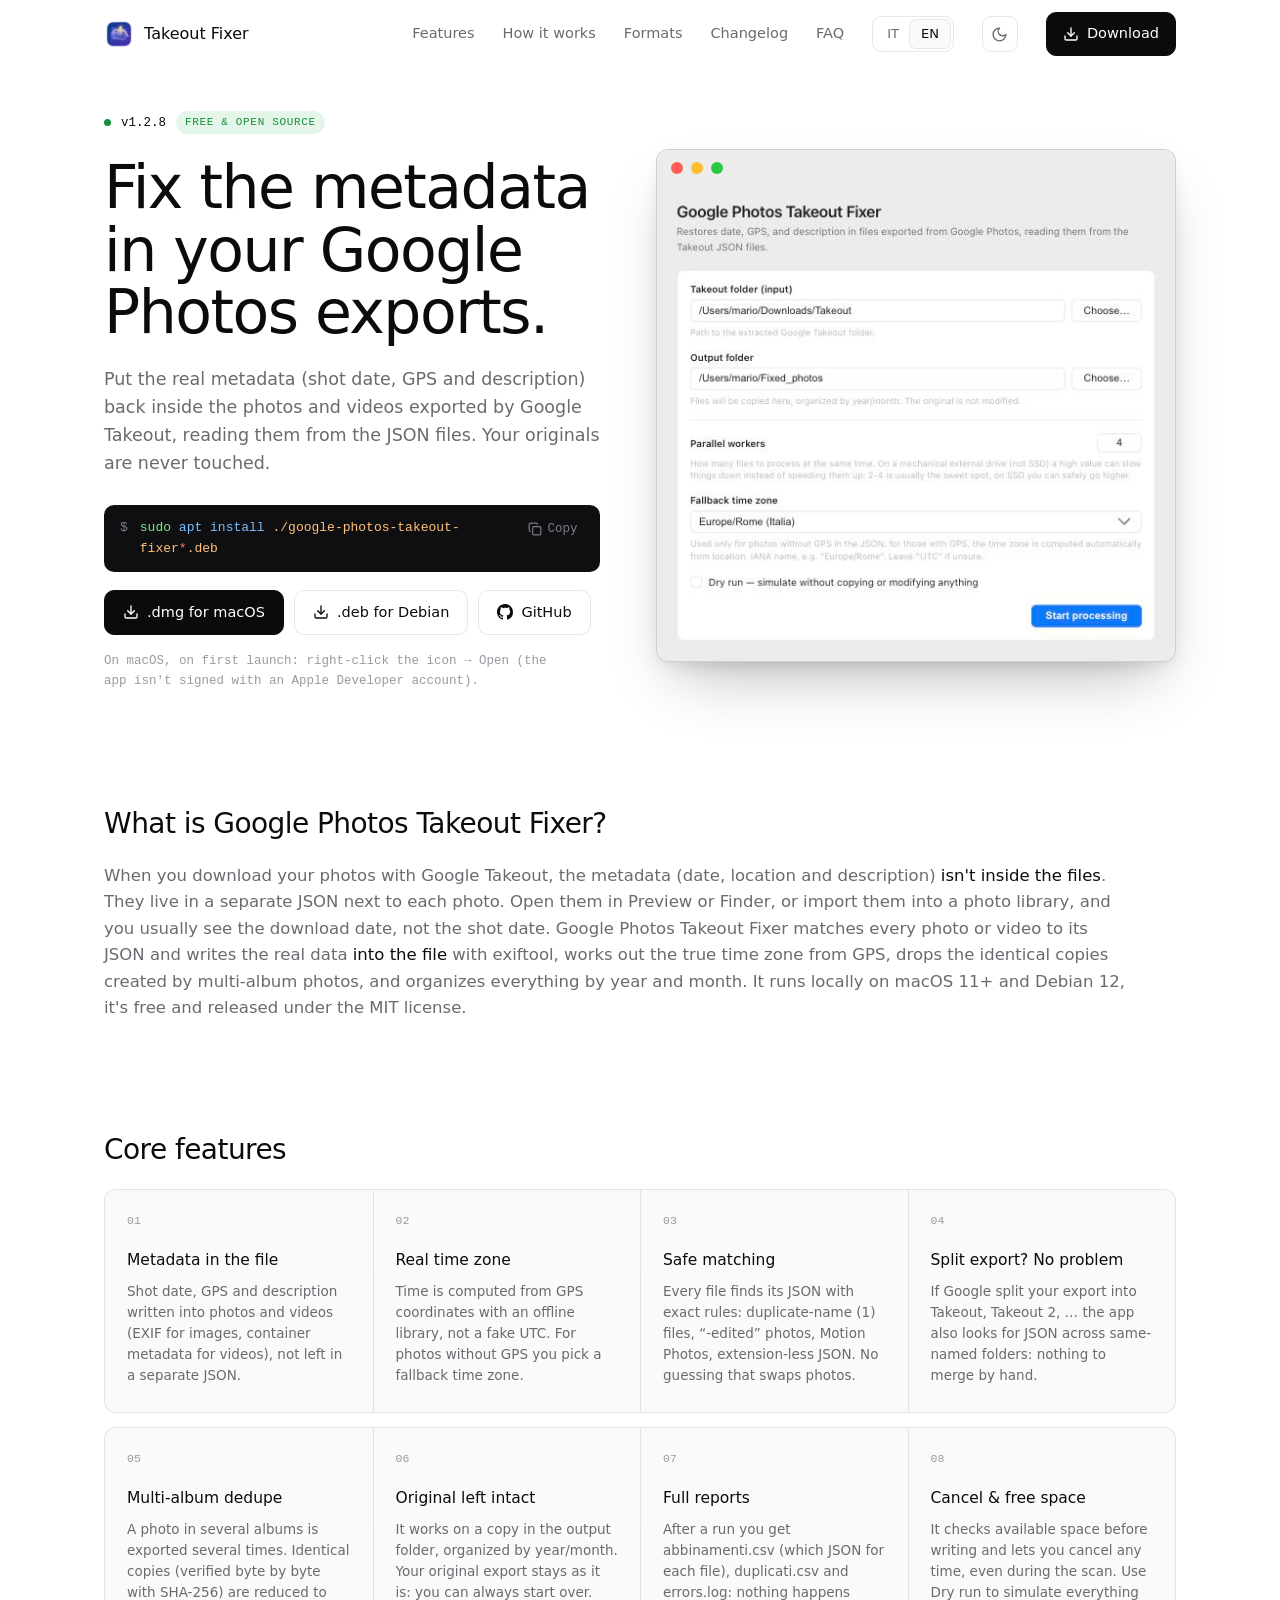
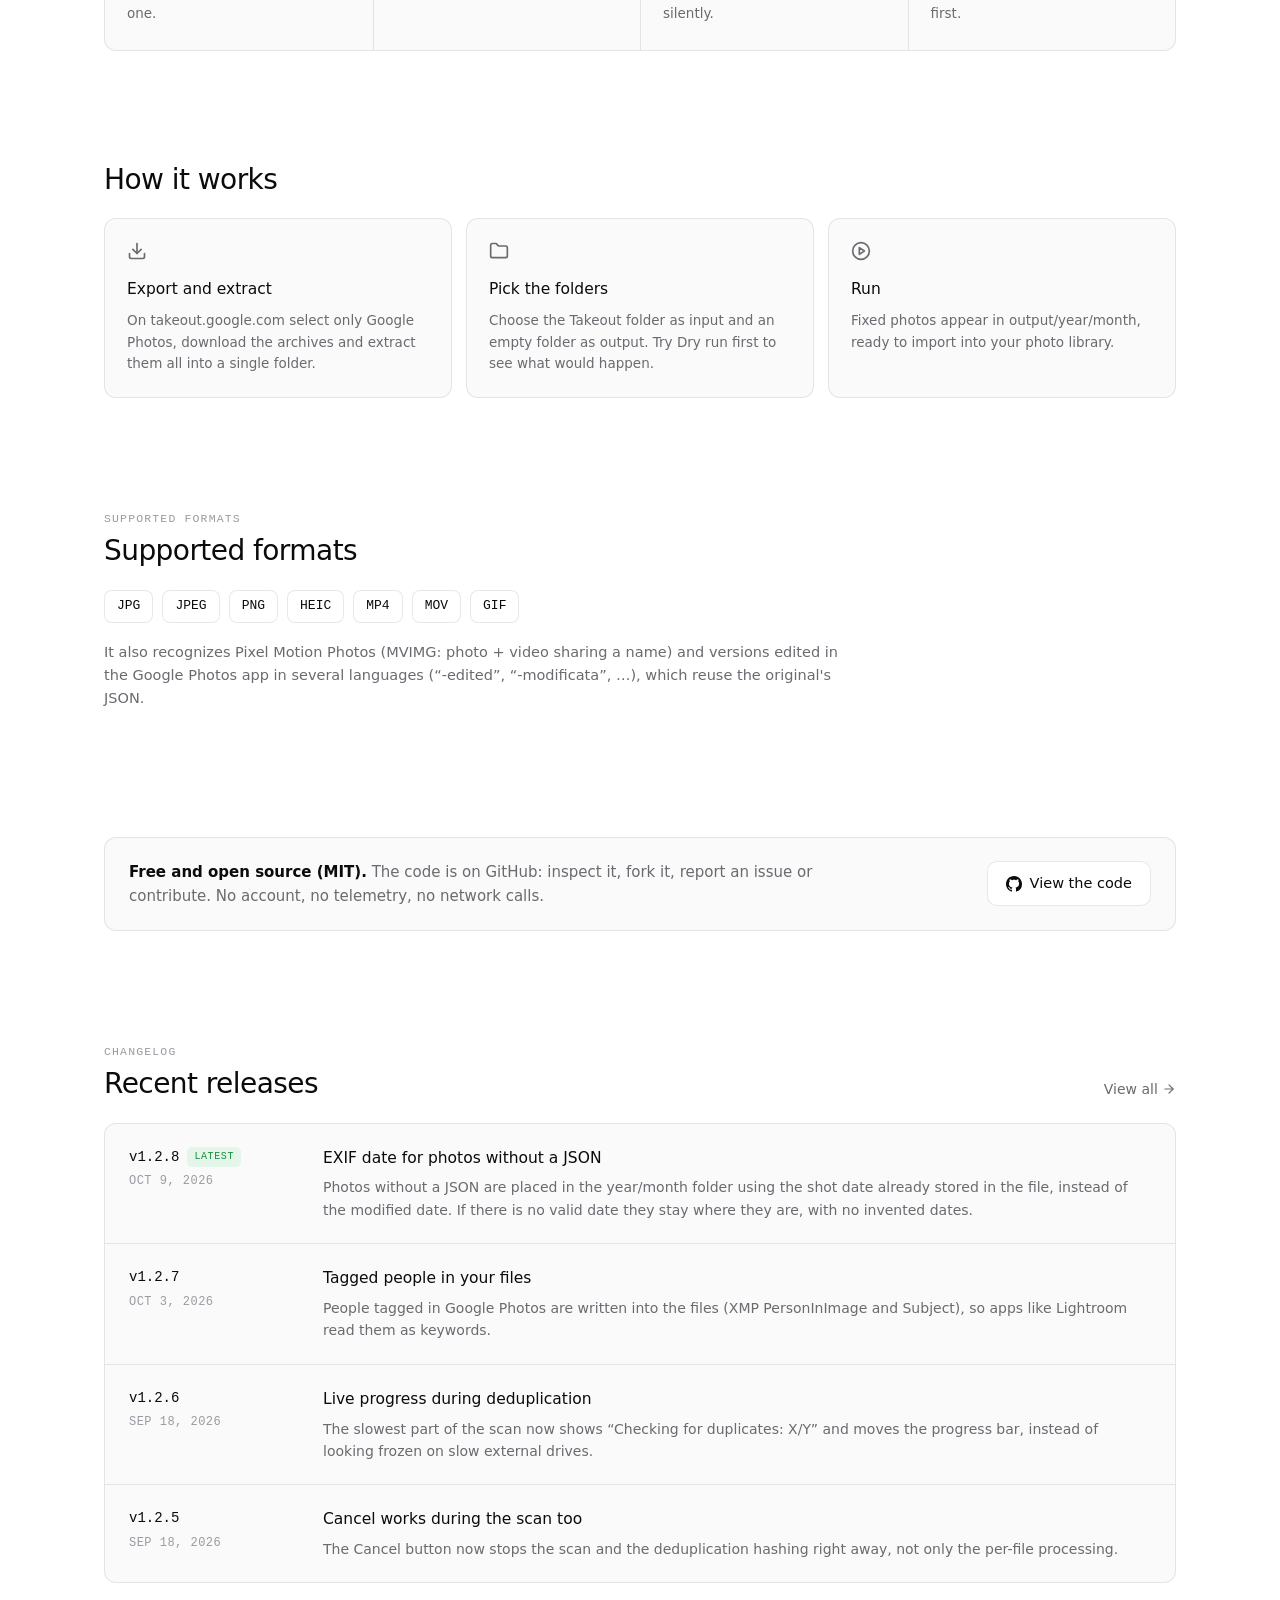
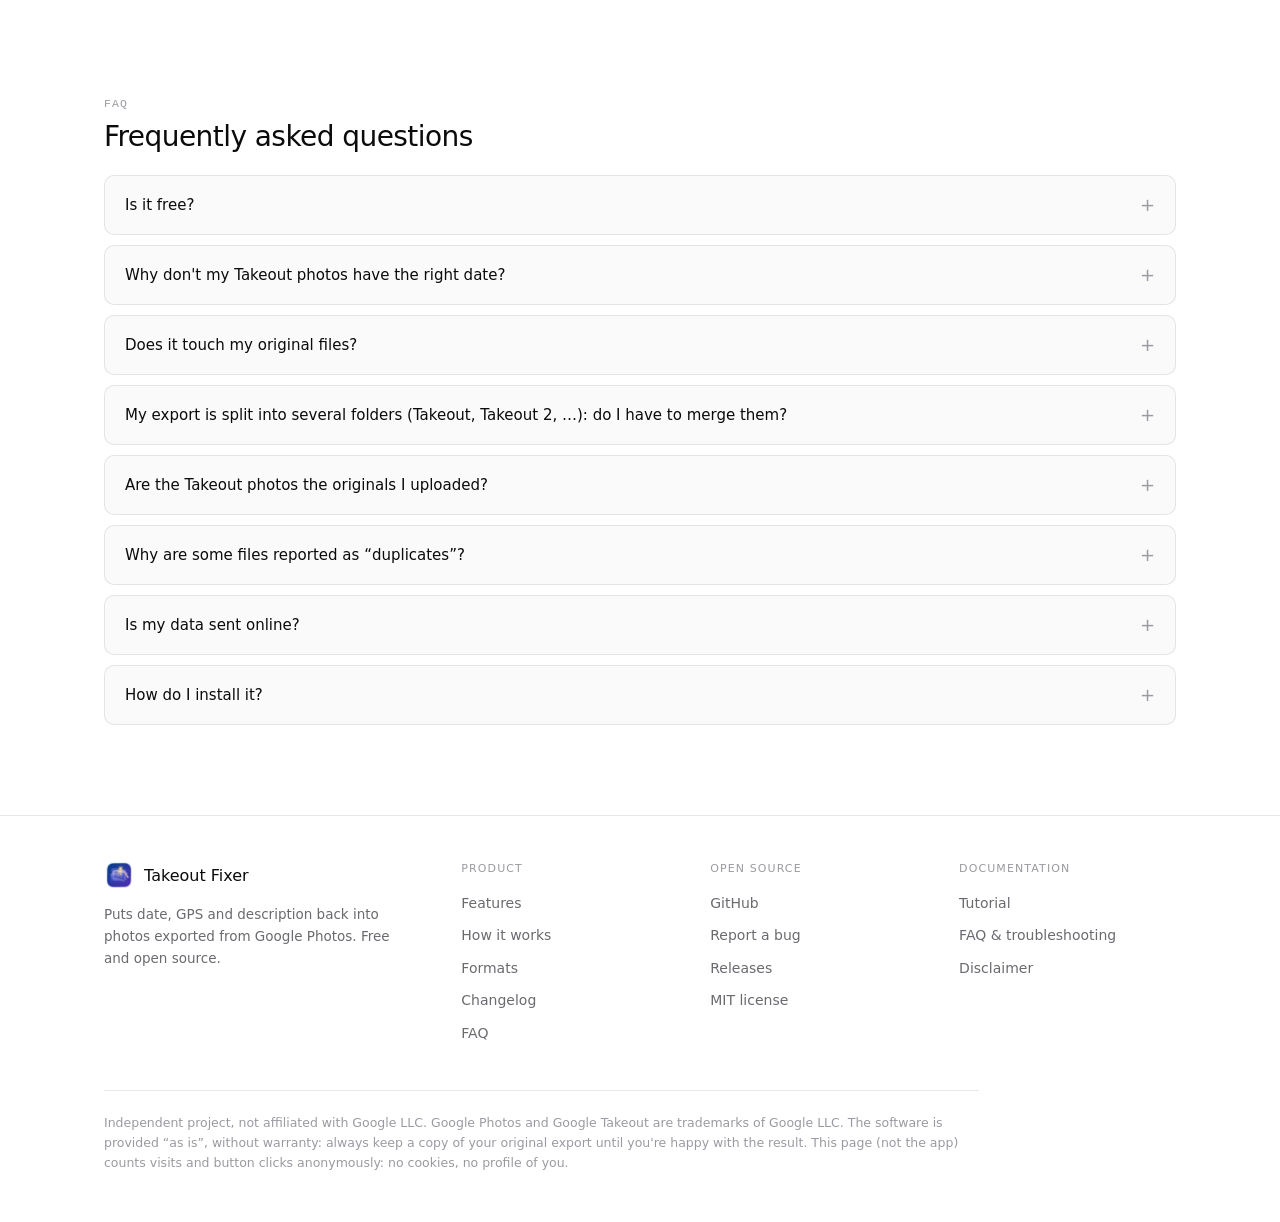
<file: takeout-fixer/index.html>
<!doctype html>
<html lang="en" id="html-root">
<head>
<meta charset="utf-8">
<meta name="viewport" content="width=device-width, initial-scale=1">
<title>Google Photos Takeout Fixer: Restore Metadata, Date and GPS</title>
<meta name="description" content="Free open-source tool that fixes Google Photos Takeout metadata: restores the real shot date, GPS and description in your photos and videos. For macOS and Debian.">
<meta name="robots" content="index, follow, max-image-preview:large">
<meta name="keywords" content="google photos takeout, takeout metadata fix, google photos metadata, restore exif date, google takeout json, exiftool, macOS, debian">
<link rel="canonical" href="https://www.ugopossenti.com/takeout-fixer/">
<meta property="og:type" content="website">
<meta property="og:site_name" content="Google Photos Takeout Fixer">
<meta property="og:url" content="https://www.ugopossenti.com/takeout-fixer/">
<meta property="og:title" content="Google Photos Takeout Fixer: Restore Metadata, Date and GPS">
<meta property="og:description" content="Free open-source tool that fixes Google Photos Takeout metadata: restores the real shot date, GPS and description in your photos and videos. For macOS and Debian.">
<meta property="og:image" content="https://www.ugopossenti.com/takeout-fixer/og.png">
<meta property="og:image:width" content="1200">
<meta property="og:image:height" content="630">
<meta property="og:image:alt" content="Google Photos Takeout Fixer app window showing a completed run: 47081 files found, 13580 duplicates, 33501 processed.">
<meta name="twitter:card" content="summary_large_image">
<meta name="twitter:title" content="Google Photos Takeout Fixer: Restore Metadata, Date and GPS">
<meta name="twitter:description" content="Free open-source tool that fixes Google Photos Takeout metadata: restores the real shot date, GPS and description in your photos and videos. For macOS and Debian.">
<meta name="twitter:image" content="https://www.ugopossenti.com/takeout-fixer/og.png">
<meta name="twitter:image:alt" content="Google Photos Takeout Fixer app window showing a completed run: 47081 files found, 13580 duplicates, 33501 processed.">
<link rel="icon" href="icon-256.png">
<script src="/analytics.js"></script>
<script type="application/ld+json">[{"@context":"https://schema.org","@type":"SoftwareApplication","name":"Google Photos Takeout Fixer","applicationCategory":"MultimediaApplication","operatingSystem":"macOS 11+, Debian 12","description":"When you download your photos with Google Takeout, the metadata (date, location and description) isn't inside the files. They live in a separate JSON next to each photo. Open them in Preview or Finder, or import them into a photo library, and you usually see the download date, not the shot date. Google Photos Takeout Fixer matches every photo or video to its JSON and writes the real data into the file with exiftool, works out the true time zone from GPS, drops the identical copies created by multi-album photos, and organizes everything by year and month. It runs locally on macOS 11+ and Debian 12, it's free and released under the MIT license.","url":"https://www.ugopossenti.com/takeout-fixer/","image":"https://www.ugopossenti.com/takeout-fixer/og.png","license":"https://opensource.org/licenses/MIT","isAccessibleForFree":true,"offers":{"@type":"Offer","price":"0","priceCurrency":"USD"},"downloadUrl":"https://github.com/MEPoss/Google-Photos-Takeout-Fixer/releases/latest","codeRepository":"https://github.com/MEPoss/Google-Photos-Takeout-Fixer","author":{"@type":"Person","name":"Ugo Possenti","url":"https://www.ugopossenti.com/"},"softwareVersion":"1.2.8","dateModified":"2026-10-09"},{"@context":"https://schema.org","@type":"FAQPage","mainEntity":[{"@type":"Question","name":"Is it free?","acceptedAnswer":{"@type":"Answer","text":"Yes, completely. It's an open-source project under the MIT license: use it, modify it and redistribute it freely. No accounts, subscriptions or ads."}},{"@type":"Question","name":"Why don't my Takeout photos have the right date?","acceptedAnswer":{"@type":"Answer","text":"Google Takeout doesn't write date, GPS and description inside the photos: it puts them in a separate .json file next to each one. This app reads that JSON and writes the data into the real file, so Preview, Finder and photo libraries show it correctly."}},{"@type":"Question","name":"Does it touch my original files?","acceptedAnswer":{"@type":"Answer","text":"No: it copies files to the output folder, organized by year/month, and writes the metadata on the copy. Still, keep your original Takeout export until you're happy with the result."}},{"@type":"Question","name":"My export is split into several folders (Takeout, Takeout 2, …): do I have to merge them?","acceptedAnswer":{"@type":"Answer","text":"No. Extract them all into one folder and point the app there. If Google separated a photo from its JSON by putting them in different parts, the app finds it by searching across folders with the same album name."}},{"@type":"Question","name":"Are the Takeout photos the originals I uploaded?","acceptedAnswer":{"@type":"Answer","text":"It depends on the quality you chose in Google Photos. With Original quality the file is identical to what you uploaded. With Storage saver (formerly “High quality”) Google recompresses photos above 16 megapixels and videos above 1080p: the exported file is a recompressed version, not the original."}},{"@type":"Question","name":"Why are some files reported as “duplicates”?","acceptedAnswer":{"@type":"Answer","text":"If a photo belongs to several Google Photos albums, Takeout exports one copy per album. The app recognizes them (same name and size, then an identical SHA-256 hash), keeps one and lists the discarded ones in duplicati.csv. Photos with the same name but different content are both kept."}},{"@type":"Question","name":"Is my data sent online?","acceptedAnswer":{"@type":"Answer","text":"No. Everything runs locally: exiftool is bundled, the time zone is computed with an offline library, and the small internal server only answers on 127.0.0.1. No telemetry, no network calls."}},{"@type":"Question","name":"How do I install it?","acceptedAnswer":{"@type":"Answer","text":"macOS 11+: download the .dmg, drag the app to Applications and, on first launch, right-click → Open (the app is unsigned). Debian 12 and derivatives: download the .deb from the releases page and install it with sudo apt install ./file-name.deb. Details and troubleshooting in the README."}}]}]</script>
<style>
  :root {
    color-scheme: light dark;
    --bg: #ffffff;
    --text: #0b0b0c;
    --muted: #6a6a70;
    --faint: #9a9aa2;
    --hairline: rgba(0, 0, 0, 0.09);
    --card: #fafafa;
    --chip: #ffffff;
    --btn-bg: #0b0b0c;
    --btn-text: #ffffff;
    --code-bg: #0f0f11;
    --code-text: #e9e9ec;
    --code-dim: #7d7d86;
    --green: #1a8f3c;
    --green-bg: #e4f5ea;
    --link: #0b0b0c;
    --shadow: 0 30px 60px -20px rgba(0, 0, 0, 0.28), 0 8px 20px -8px rgba(0, 0, 0, 0.16);
  }
  :root[data-theme="light"] { color-scheme: light; }
  @media (prefers-color-scheme: dark) {
    :root:not([data-theme="light"]) {
      --bg: #0b0b0c;
      --text: #f3f3f5;
      --muted: #a0a0a8;
      --faint: #6f6f78;
      --hairline: rgba(255, 255, 255, 0.11);
      --card: #131315;
      --chip: #131315;
      --btn-bg: #f3f3f5;
      --btn-text: #0b0b0c;
      --code-bg: #17171a;
      --code-text: #ececf0;
      --code-dim: #77777f;
      --green: #4fd073;
      --green-bg: rgba(79, 208, 115, 0.14);
      --link: #f3f3f5;
      --shadow: 0 30px 60px -20px rgba(0, 0, 0, 0.7), 0 8px 20px -8px rgba(0, 0, 0, 0.5);
    }
  }
  :root[data-theme="dark"] {
    color-scheme: dark;
    --bg: #0b0b0c;
    --text: #f3f3f5;
    --muted: #a0a0a8;
    --faint: #6f6f78;
    --hairline: rgba(255, 255, 255, 0.11);
    --card: #131315;
    --chip: #131315;
    --btn-bg: #f3f3f5;
    --btn-text: #0b0b0c;
    --code-bg: #17171a;
    --code-text: #ececf0;
    --code-dim: #77777f;
    --green: #4fd073;
    --green-bg: rgba(79, 208, 115, 0.14);
    --link: #f3f3f5;
    --shadow: 0 30px 60px -20px rgba(0, 0, 0, 0.7), 0 8px 20px -8px rgba(0, 0, 0, 0.5);
  }

  * { box-sizing: border-box; }
  html { scroll-behavior: smooth; scroll-padding-top: 80px; }
  body {
    margin: 0;
    background: var(--bg);
    color: var(--text);
    font-family: -apple-system, "system-ui", "Segoe UI", Roboto, "PingFang SC", "Hiragino Sans GB", "Microsoft YaHei", sans-serif;
    font-size: 16px;
    line-height: 1.6;
    -webkit-font-smoothing: antialiased;
  }
  a { color: inherit; }
  img { max-width: 100%; display: block; }
  .mono { font-family: ui-monospace, "SF Mono", Menlo, Consolas, monospace; }
  code { font-family: ui-monospace, "SF Mono", Menlo, Consolas, monospace; }
  .wrap { max-width: 1120px; margin: 0 auto; padding-inline: 24px; }
  section { padding-block: 56px; }

  /* ---------- Nav ---------- */
  header.nav {
    position: sticky; top: 0; z-index: 10;
    background: color-mix(in srgb, var(--bg) 88%, transparent);
    backdrop-filter: saturate(180%) blur(14px);
    -webkit-backdrop-filter: saturate(180%) blur(14px);
  }
  .nav-inner { display: flex; align-items: center; gap: 28px; height: 68px; }
  .brand { display: flex; align-items: center; gap: 10px; font-weight: 400; text-decoration: none; }
  .brand img { width: 30px; height: 30px; border-radius: 8px; }
  .nav-links { display: flex; gap: 28px; margin-left: auto; }
  .nav-links a { text-decoration: none; color: var(--muted); font-size: 14.5px; }
  .nav-links a:hover { color: var(--text); }
  .lang {
    display: inline-flex; border: 1px solid var(--hairline); border-radius: 9px; padding: 3px;
  }
  .lang button {
    border: 0; background: transparent; color: var(--muted); font: inherit; font-size: 13px;
    padding: 4px 11px; border-radius: 6px; cursor: pointer;
  }
  .lang button[aria-pressed="true"] { background: var(--card); color: var(--text); box-shadow: 0 0 0 1px var(--hairline); }
  .theme-toggle {
    display: inline-flex; align-items: center; justify-content: center; width: 36px; height: 36px; padding: 0;
    border: 1px solid var(--hairline); border-radius: 9px; background: transparent; color: var(--muted); cursor: pointer;
  }
  .theme-toggle:hover { color: var(--text); background: var(--card); }
  .back-portfolio {
    display: none; align-items: center; gap: 6px; color: var(--muted); text-decoration: none;
    font-size: 14px; padding: 7px 11px 7px 8px; border-radius: 9px; margin-left: -8px;
  }
  .back-portfolio:hover { color: var(--text); background: var(--card); }
  .back-portfolio svg { width: 16px; height: 16px; flex: none; }
  .back-sep { display: none; width: 1px; height: 22px; background: var(--hairline); }
  html.embedded .back-portfolio { display: inline-flex; }
  html.embedded .back-sep { display: block; }
  .theme-toggle svg { width: 17px; height: 17px; }
  .theme-toggle .i-sun { display: none; }
  :root[data-theme="dark"] .theme-toggle .i-sun { display: block; }
  :root[data-theme="dark"] .theme-toggle .i-moon { display: none; }
  .btn {
    display: inline-flex; align-items: center; gap: 8px; text-decoration: none;
    font-size: 14.5px; font-weight: 500; padding: 10px 18px; border-radius: 10px;
    border: 1px solid var(--hairline); background: var(--chip); color: var(--text);
    cursor: pointer; font-family: inherit;
  }
  .btn:hover { background: var(--card); }
  .btn.primary { background: var(--btn-bg); color: var(--btn-text); border-color: var(--btn-bg); }
  .btn.primary:hover { opacity: 0.88; background: var(--btn-bg); }
  .btn svg { width: 16px; height: 16px; flex: none; }
  .nav .btn.primary { padding: 9px 16px; }

  /* ---------- Hero ---------- */
  .hero { padding-top: 40px; padding-bottom: 48px; }
  .hero-grid { display: grid; grid-template-columns: minmax(0, 1fr) minmax(0, 1.05fr); gap: 56px; align-items: center; }
  .pill {
    display: inline-flex; align-items: center; gap: 10px; font-size: 12.5px; color: var(--muted); margin-bottom: 22px;
  }
  .pill .dot { width: 7px; height: 7px; border-radius: 50%; background: var(--green); }
  .pill #verLabel { font-weight: 500; color: var(--text); }
  .pill .tag {
    font-size: 11px; letter-spacing: 0.06em; text-transform: uppercase; font-weight: 500;
    color: var(--green); background: var(--green-bg); padding: 3px 9px; border-radius: 999px;
  }
  h1 {
    font-size: clamp(38px, 5.4vw, 60px); line-height: 1.04; letter-spacing: -0.025em;
    margin: 0 0 22px; font-weight: 500;
  }
  .lede { font-size: 17.5px; color: var(--muted); max-width: 30em; margin: 0 0 28px; }
  .code {
    display: flex; align-items: flex-start; gap: 12px; background: var(--code-bg); color: var(--code-text);
    border-radius: 10px; padding: 13px 16px; font-size: 13px; max-width: 580px; margin-bottom: 18px;
  }
  .code .prompt { color: var(--code-dim); user-select: none; }
  .code code { flex: 1; min-width: 0; white-space: normal; overflow-wrap: anywhere; line-height: 1.55; }
  /* Il riquadro è scuro in entrambi i temi: i colori dei token sono fissi. */
  .code .tok-cmd  { color: #7ee787; }
  .code .tok-sub  { color: #79c0ff; }
  .code .tok-path { color: #ffc27a; }
  .code .tok-glob { color: #ff7b72; }
  .code button {
    flex: none; border: 0; background: transparent; color: var(--code-dim); font: inherit; font-size: 12.5px;
    cursor: pointer; display: inline-flex; gap: 6px; align-items: center;
  }
  .code button:hover { color: var(--code-text); }
  .cta-row { display: flex; flex-wrap: wrap; gap: 10px; margin-bottom: 16px; }
  .fineprint { font-size: 12.5px; color: var(--faint); max-width: 36em; }

  /* macOS window frame around the screenshot */
  .window {
    background: #ececec; border-radius: 12px; overflow: hidden; box-shadow: var(--shadow);
    border: 1px solid rgba(0, 0, 0, 0.12);
  }
  .window .bar { display: flex; gap: 8px; padding: 12px 14px; background: #ececec; }
  .window .bar i { width: 12px; height: 12px; border-radius: 50%; display: block; }
  .window .bar i:nth-child(1) { background: #ff5f57; }
  .window .bar i:nth-child(2) { background: #febc2e; }
  .window .bar i:nth-child(3) { background: #28c840; }
  .window img { width: 100%; height: auto; }
  .window img[hidden] { display: none; }

  /* ---------- Generic section bits ---------- */
  .eyebrow { font-size: 11.5px; letter-spacing: 0.1em; text-transform: uppercase; color: var(--faint); margin: 0 0 6px; }
  h2 { font-size: 28px; letter-spacing: -0.02em; line-height: 1.2; margin: 0 0 22px; font-weight: 500; }
  .about p { color: var(--muted); font-size: 16.5px; margin: 0; max-width: 62em; }
  .about p b { color: var(--text); font-weight: 500; }
  .head-row { display: flex; align-items: flex-end; justify-content: space-between; gap: 16px; }
  .head-row a { font-size: 14px; color: var(--muted); text-decoration: none; white-space: nowrap; margin-bottom: 22px; }
  .head-row a:hover { color: var(--text); }

  /* features */
  .features { display: grid; grid-template-columns: repeat(4, minmax(0, 1fr)); border: 1px solid var(--hairline); border-radius: 12px; background: var(--card); overflow: hidden; }
  .features.second { margin-top: 14px; }
  .feature { padding: 22px 22px 26px; border-left: 1px solid var(--hairline); }
  .feature:first-child { border-left: 0; }
  .feature .n { font-size: 11.5px; color: var(--faint); margin-bottom: 18px; display: block; }
  .feature h3 { font-size: 15.5px; margin: 0 0 8px; font-weight: 500; }
  .feature p { font-size: 13.5px; color: var(--muted); margin: 0; line-height: 1.55; }

  /* chips */
  .chips { display: flex; flex-wrap: wrap; gap: 9px; }
  .chip { font-size: 13px; padding: 5px 12px; border: 1px solid var(--hairline); border-radius: 8px; background: var(--chip); }
  .note { color: var(--muted); font-size: 14.5px; margin-top: 18px; max-width: 52em; }

  /* steps */
  .steps { display: grid; grid-template-columns: repeat(3, minmax(0, 1fr)); gap: 14px; }
  .step { border: 1px solid var(--hairline); background: var(--card); border-radius: 12px; padding: 22px; }
  .step-top { display: flex; align-items: center; justify-content: flex-start; margin-bottom: 16px; }
  .step-icon { color: var(--muted); flex: none; }
  .arrow-link::after { content: ""; display: inline-block; width: 1em; height: 1em; margin-left: .3em; vertical-align: -0.15em; background: currentColor; -webkit-mask: url("data:image/svg+xml,%3Csvg xmlns='http://www.w3.org/2000/svg' viewBox='0 0 24 24' fill='none' stroke='black' stroke-width='2' stroke-linecap='round' stroke-linejoin='round'%3E%3Cpath d='M5 12h14'/%3E%3Cpath d='m12 5 7 7-7 7'/%3E%3C/svg%3E") center/contain no-repeat; mask: url("data:image/svg+xml,%3Csvg xmlns='http://www.w3.org/2000/svg' viewBox='0 0 24 24' fill='none' stroke='black' stroke-width='2' stroke-linecap='round' stroke-linejoin='round'%3E%3Cpath d='M5 12h14'/%3E%3Cpath d='m12 5 7 7-7 7'/%3E%3C/svg%3E") center/contain no-repeat; }
  .step h3 { font-size: 15.5px; margin: 0 0 8px; font-weight: 500; }
  .step p { margin: 0; font-size: 13.5px; color: var(--muted); }

  /* open source box */
  .box {
    border: 1px solid var(--hairline); background: var(--card); border-radius: 12px; padding: 22px 24px;
    display: flex; align-items: center; justify-content: space-between; gap: 20px; flex-wrap: wrap;
  }
  .box p { margin: 0; color: var(--muted); font-size: 15px; max-width: 46em; }
  .box p b { color: var(--text); }

  /* changelog */
  .releases { border: 1px solid var(--hairline); border-radius: 12px; background: var(--card); overflow: hidden; }
  .release { display: grid; grid-template-columns: 170px 1fr; gap: 24px; padding: 22px 24px; border-top: 1px solid var(--hairline); }
  .release:first-child { border-top: 0; }
  .release .ver { font-size: 14px; font-weight: 500; display: flex; align-items: center; gap: 8px; }
  .release .ver .latest { font-size: 10px; letter-spacing: 0.06em; color: var(--green); background: var(--green-bg); padding: 2px 7px; border-radius: 5px; font-weight: 500; }
  .release .date { font-size: 12px; color: var(--faint); margin-top: 4px; display: block; text-transform: uppercase; letter-spacing: 0.04em; }
  .release h3 { margin: 0 0 6px; font-size: 15.5px; font-weight: 500; }
  .release p { margin: 0; font-size: 14px; color: var(--muted); }

  /* faq */
  .faq details { border: 1px solid var(--hairline); background: var(--card); border-radius: 10px; margin-bottom: 10px; }
  .faq summary {
    list-style: none; cursor: pointer; padding: 17px 20px; font-size: 15px; font-weight: 500;
    display: flex; justify-content: space-between; gap: 16px; align-items: center;
  }
  .faq summary::-webkit-details-marker { display: none; }
  .faq summary::after { content: "+"; color: var(--faint); font-size: 18px; line-height: 1; transition: transform 0.15s ease; flex: none; }
  .faq details[open] summary::after { transform: rotate(45deg); }
  .faq .a { padding: 0 20px 18px; color: var(--muted); font-size: 14.5px; max-width: 60em; }
  .faq .a p { margin: 0 0 10px; }
  .faq .a p:last-child { margin-bottom: 0; }
  .faq .a code { font-size: 12.5px; background: var(--code-bg); color: var(--code-text); padding: 2px 7px; border-radius: 5px; }

  /* footer */
  footer { border-top: 1px solid var(--hairline); padding-block: 44px 36px; margin-top: 24px; }
  .foot-grid { display: grid; grid-template-columns: 1.5fr 1fr 1fr 1fr; gap: 32px; }
  .foot-brand .brand { margin-bottom: 14px; }
  .foot-brand p { margin: 0 0 12px; font-size: 13.5px; color: var(--muted); max-width: 22em; }
  .foot-brand p.small { color: var(--faint); font-size: 12.5px; }
  .foot-col h4 { font-size: 11px; letter-spacing: 0.1em; text-transform: uppercase; color: var(--faint); font-weight: 400; margin: 0 0 14px; }
  .foot-col a { display: block; text-decoration: none; color: var(--muted); font-size: 14px; margin-bottom: 10px; }
  .foot-col a:hover { color: var(--text); }
  .legal { margin-top: 36px; padding-top: 22px; border-top: 1px solid var(--hairline); font-size: 12.5px; color: var(--faint); max-width: 70em; }

  /* ---------- Responsive ---------- */
  @media (max-width: 960px) {
    .hero-grid { grid-template-columns: minmax(0, 1fr); gap: 40px; }
    .features { grid-template-columns: repeat(2, minmax(0, 1fr)); }
    .feature:nth-child(3) { border-left: 0; }
    .feature:nth-child(n+3) { border-top: 1px solid var(--hairline); }
    /* Quando le schede vanno a capo, le due griglie diventano un unico riquadro continuo. */
    .features:not(.second) { border-bottom: 0; border-bottom-left-radius: 0; border-bottom-right-radius: 0; }
    .features.second { margin-top: 0; border-top: 0; border-top-left-radius: 0; border-top-right-radius: 0; }
    .features.second .feature:nth-child(-n+2) { border-top: 1px solid var(--hairline); }
    .foot-grid { grid-template-columns: repeat(2, minmax(0, 1fr)); }
  }
  @media (max-width: 720px) {
    .nav-links { display: none; }
    .nav-inner { gap: 12px; }
    .nav-inner .lang { margin-left: auto; }
    .steps { grid-template-columns: minmax(0, 1fr); }
    .release { grid-template-columns: minmax(0, 1fr); gap: 10px; }
    section { padding-block: 40px; }
  }
  @media (max-width: 520px) {
    .brand span { display: none; }
    .back-portfolio span { display: none; }
    .back-portfolio { margin-left: 0; padding: 7px 9px; }
    .features { grid-template-columns: minmax(0, 1fr); }
    .feature { border-left: 0; border-top: 1px solid var(--hairline); }
    .feature:first-child { border-top: 0; }
    .foot-grid { grid-template-columns: minmax(0, 1fr); }
    .nav .btn.primary span.lbl { display: none; }
  }
</style>
</head>
<body>

<header class="nav">
  <div class="wrap nav-inner">
    <a class="back-portfolio" id="backBtn" href="/#/ideas" target="_top">
      <svg viewBox="0 0 24 24" fill="none" stroke="currentColor" stroke-width="2" stroke-linecap="round" stroke-linejoin="round" aria-hidden="true"><path d="m15 18-6-6 6-6"/></svg>
      <span>Portfolio</span>
    </a>
    <span class="back-sep" aria-hidden="true"></span>
    <a class="brand" href="#top">
      <img src="icon-256.png" alt="">
      <span>Takeout Fixer</span>
    </a>
    <nav class="nav-links">
      <a href="#features" data-i18n="navFeatures">Features</a>
      <a href="#howto" data-i18n="navHowto">How it works</a>
      <a href="#formats" data-i18n="navFormats">Formats</a>
      <a href="#changelog" data-i18n="navChangelog">Changelog</a>
      <a href="#faq" data-i18n="navFaq">FAQ</a>
    </nav>
    <div class="lang" role="group" aria-label="Language">
      <button type="button" data-lang="it" aria-pressed="true">IT</button>
      <button type="button" data-lang="en" aria-pressed="false">EN</button>
    </div>
    <button type="button" class="theme-toggle" id="themeBtn">
      <svg class="i-moon" viewBox="0 0 24 24" fill="none" stroke="currentColor" stroke-width="2" stroke-linecap="round" stroke-linejoin="round" aria-hidden="true"><path d="M12 3a6 6 0 0 0 9 9 9 9 0 1 1-9-9Z"/></svg>
      <svg class="i-sun" viewBox="0 0 24 24" fill="none" stroke="currentColor" stroke-width="2" stroke-linecap="round" stroke-linejoin="round" aria-hidden="true"><circle cx="12" cy="12" r="4"/><path d="M12 2v2"/><path d="M12 20v2"/><path d="m4.93 4.93 1.41 1.41"/><path d="m17.66 17.66 1.41 1.41"/><path d="M2 12h2"/><path d="M20 12h2"/><path d="m6.34 17.66-1.41 1.41"/><path d="m19.07 4.93-1.41 1.41"/></svg>
    </button>
    <a class="btn primary" href="https://github.com/MEPoss/Google-Photos-Takeout-Fixer/releases/latest">
      <svg viewBox="0 0 24 24" fill="none" stroke="currentColor" stroke-width="2" stroke-linecap="round" stroke-linejoin="round" aria-hidden="true"><path d="M12 15V3"/><path d="M21 15v4a2 2 0 0 1-2 2H5a2 2 0 0 1-2-2v-4"/><path d="m7 10 5 5 5-5"/></svg>
      <span class="lbl" data-i18n="navDownload">Download</span>
    </a>
  </div>
</header>

<main id="top">

  <!-- Hero -->
  <section class="hero">
    <div class="wrap hero-grid">
      <div>
        <div class="pill mono">
          <span class="dot"></span>
          <span id="verLabel">v1.2.8</span>
          <span class="tag" data-i18n="tagFree">Free &amp; open source</span>
        </div>
        <h1 data-i18n="heroTitle">Fix the metadata in your Google Photos exports.</h1>
        <p class="lede" data-i18n="heroLede">Put the real metadata (shot date, GPS and description) back inside the photos and videos exported by Google Takeout, reading them from the JSON files. Your originals are never touched.</p>

        <div class="code mono">
          <span class="prompt">$</span>
          <code id="debCmd"><span class="tok-cmd">sudo</span> <span class="tok-sub">apt</span> <span class="tok-sub">install</span> <span class="tok-path">./google-photos-takeout-fixer</span><span class="tok-glob">*</span><span class="tok-path">.deb</span></code>
          <button type="button" id="copyBtn" aria-label="Copy command">
            <svg width="14" height="14" viewBox="0 0 24 24" fill="none" stroke="currentColor" stroke-width="2" stroke-linecap="round" stroke-linejoin="round" aria-hidden="true"><rect width="14" height="14" x="8" y="8" rx="2" ry="2"/><path d="M4 16c-1.1 0-2-.9-2-2V4c0-1.1.9-2 2-2h10c1.1 0 2 .9 2 2"/></svg>
            <span id="copyLbl" data-i18n="copy">Copy</span>
          </button>
        </div>

        <div class="cta-row">
          <a class="btn primary" href="https://github.com/MEPoss/Google-Photos-Takeout-Fixer/releases/latest/download/GooglePhotosTakeoutFixer.dmg">
            <svg viewBox="0 0 24 24" fill="none" stroke="currentColor" stroke-width="2" stroke-linecap="round" stroke-linejoin="round" aria-hidden="true"><path d="M12 15V3"/><path d="M21 15v4a2 2 0 0 1-2 2H5a2 2 0 0 1-2-2v-4"/><path d="m7 10 5 5 5-5"/></svg>
            <span data-i18n="btnDmg">.dmg for macOS</span>
          </a>
          <a class="btn" href="https://github.com/MEPoss/Google-Photos-Takeout-Fixer/releases/latest">
            <svg viewBox="0 0 24 24" fill="none" stroke="currentColor" stroke-width="2" stroke-linecap="round" stroke-linejoin="round" aria-hidden="true"><path d="M12 15V3"/><path d="M21 15v4a2 2 0 0 1-2 2H5a2 2 0 0 1-2-2v-4"/><path d="m7 10 5 5 5-5"/></svg>
            <span data-i18n="btnDeb">.deb for Debian</span>
          </a>
          <a class="btn" href="https://github.com/MEPoss/Google-Photos-Takeout-Fixer">
            <svg viewBox="0 0 16 16" fill="currentColor"><path d="M8 0C3.58 0 0 3.58 0 8c0 3.54 2.29 6.53 5.47 7.59.4.07.55-.17.55-.38 0-.19-.01-.82-.01-1.49-2.01.37-2.53-.49-2.69-.94-.09-.23-.48-.94-.82-1.13-.28-.15-.68-.52-.01-.53.63-.01 1.08.58 1.23.82.72 1.21 1.87.87 2.33.66.07-.52.28-.87.51-1.07-1.78-.2-3.64-.89-3.64-3.95 0-.87.31-1.59.82-2.15-.08-.2-.36-1.02.08-2.12 0 0 .67-.21 2.2.82.64-.18 1.32-.27 2-.27.68 0 1.36.09 2 .27 1.53-1.04 2.2-.82 2.2-.82.44 1.1.16 1.92.08 2.12.51.56.82 1.27.82 2.15 0 3.07-1.87 3.75-3.65 3.95.29.25.54.73.54 1.48 0 1.07-.01 1.93-.01 2.2 0 .21.15.46.55.38A8.01 8.01 0 0 0 16 8c0-4.42-3.58-8-8-8z"/></svg>
            GitHub
          </a>
        </div>
        <p class="fineprint mono" data-i18n="heroNote">On macOS, on first launch: right-click the icon → Open (the app isn't signed with an Apple Developer account).</p>
      </div>

      <div class="window" aria-label="Screenshot">
        <div class="bar"><i></i><i></i><i></i></div>
        <img id="shotIt" src="app-it.png" width="530" height="470" alt="Interfaccia di Google Photos Takeout Fixer">
        <img id="shotEn" src="app-en.png" width="530" height="486" alt="Google Photos Takeout Fixer interface" hidden>
      </div>
    </div>
  </section>

  <!-- About -->
  <section class="about" id="about">
    <div class="wrap">
      <h2 data-i18n="aboutTitle">What is Google Photos Takeout Fixer?</h2>
      <p data-i18n-html="aboutBody">When you download your photos with Google Takeout, the metadata (date, location and description) <b>isn't inside the files</b>. They live in a separate JSON next to each photo. Open them in Preview or Finder, or import them into a photo library, and you usually see the download date, not the shot date. Google Photos Takeout Fixer matches every photo or video to its JSON and writes the real data <b>into the file</b> with exiftool, works out the true time zone from GPS, drops the identical copies created by multi-album photos, and organizes everything by year and month. It runs locally on macOS 11+ and Debian 12, it's free and released under the MIT license.</p>
    </div>
  </section>

  <!-- Features -->
  <section id="features">
    <div class="wrap">
      <h2 data-i18n="featuresTitle">Core features</h2>
      <div class="features">
        <div class="feature"><span class="n mono">01</span><h3 data-i18n="f1t">Metadata in the file</h3><p data-i18n="f1d">Shot date, GPS and description written into photos and videos (EXIF for images, container metadata for videos), not left in a separate JSON.</p></div>
        <div class="feature"><span class="n mono">02</span><h3 data-i18n="f2t">Real time zone</h3><p data-i18n="f2d">Time is computed from GPS coordinates with an offline library, not a fake UTC. For photos without GPS you pick a fallback time zone.</p></div>
        <div class="feature"><span class="n mono">03</span><h3 data-i18n="f3t">Safe matching</h3><p data-i18n="f3d">Every file finds its JSON with exact rules: duplicate-name (1) files, “-edited” photos, Motion Photos, extension-less JSON. No guessing that swaps photos.</p></div>
        <div class="feature"><span class="n mono">04</span><h3 data-i18n="f4t">Split export? No problem</h3><p data-i18n="f4d">If Google split your export into Takeout, Takeout 2, … the app also looks for JSON across same-named folders: nothing to merge by hand.</p></div>
      </div>
      <div class="features second">
        <div class="feature"><span class="n mono">05</span><h3 data-i18n="f5t">Multi-album dedupe</h3><p data-i18n="f5d">A photo in several albums is exported several times. Identical copies (verified byte by byte with SHA-256) are reduced to one.</p></div>
        <div class="feature"><span class="n mono">06</span><h3 data-i18n="f6t">Original left intact</h3><p data-i18n="f6d">It works on a copy in the output folder, organized by year/month. Your original export stays as it is: you can always start over.</p></div>
        <div class="feature"><span class="n mono">07</span><h3 data-i18n="f7t">Full reports</h3><p data-i18n="f7d">After a run you get abbinamenti.csv (which JSON for each file), duplicati.csv and errors.log: nothing happens silently.</p></div>
        <div class="feature"><span class="n mono">08</span><h3 data-i18n="f8t">Cancel &amp; free space</h3><p data-i18n="f8d">It checks available space before writing and lets you cancel any time, even during the scan. Use Dry run to simulate everything first.</p></div>
      </div>
    </div>
  </section>

  <!-- How to -->
  <section id="howto">
    <div class="wrap">
      <h2 data-i18n="howtoTitle">How it works</h2>
      <div class="steps">
        <div class="step"><div class="step-top"><svg class="step-icon" viewBox="0 0 24 24" width="20" height="20" fill="none" stroke="currentColor" stroke-width="2" stroke-linecap="round" stroke-linejoin="round" aria-hidden="true"><path d="M12 15V3"/><path d="M21 15v4a2 2 0 0 1-2 2H5a2 2 0 0 1-2-2v-4"/><path d="m7 10 5 5 5-5"/></svg></div><h3 data-i18n="s1t">Export and extract</h3><p data-i18n="s1d">On takeout.google.com select only Google Photos, download the archives and extract them all into a single folder.</p></div>
        <div class="step"><div class="step-top"><svg class="step-icon" viewBox="0 0 24 24" width="20" height="20" fill="none" stroke="currentColor" stroke-width="2" stroke-linecap="round" stroke-linejoin="round" aria-hidden="true"><path d="M20 20a2 2 0 0 0 2-2V8a2 2 0 0 0-2-2h-7.9a2 2 0 0 1-1.69-.9L9.6 3.9A2 2 0 0 0 7.93 3H4a2 2 0 0 0-2 2v13a2 2 0 0 0 2 2Z"/></svg></div><h3 data-i18n="s2t">Pick the folders</h3><p data-i18n="s2d">Choose the Takeout folder as input and an empty folder as output. Try Dry run first to see what would happen.</p></div>
        <div class="step"><div class="step-top"><svg class="step-icon" viewBox="0 0 24 24" width="20" height="20" fill="none" stroke="currentColor" stroke-width="2" stroke-linecap="round" stroke-linejoin="round" aria-hidden="true"><circle cx="12" cy="12" r="10"/><polygon points="10 8 16 12 10 16 10 8"/></svg></div><h3 data-i18n="s3t">Run</h3><p data-i18n="s3d">Fixed photos appear in output/year/month, ready to import into your photo library.</p></div>
      </div>
    </div>
  </section>

  <!-- Formats -->
  <section id="formats">
    <div class="wrap">
      <div class="head-row">
        <div>
          <p class="eyebrow mono" data-i18n="formatsEyebrow">SUPPORTED FORMATS</p>
          <h2 data-i18n="formatsTitle">Supported formats</h2>
        </div>
      </div>
      <div class="chips mono">
        <span class="chip">JPG</span><span class="chip">JPEG</span><span class="chip">PNG</span><span class="chip">HEIC</span>
        <span class="chip">MP4</span><span class="chip">MOV</span><span class="chip">GIF</span>
      </div>
      <p class="note" data-i18n="formatsNote">It also recognizes Pixel Motion Photos (MVIMG: photo + video sharing a name) and versions edited in the Google Photos app in several languages (“-edited”, “-modificata”, …), which reuse the original's JSON.</p>
    </div>
  </section>

  <!-- Open source -->
  <section>
    <div class="wrap">
      <div class="box">
        <p data-i18n-html="ossBody"><b>Free and open source (MIT).</b> The code is on GitHub: inspect it, fork it, report an issue or contribute. No account, no telemetry, no network calls.</p>
        <a class="btn" href="https://github.com/MEPoss/Google-Photos-Takeout-Fixer">
          <svg viewBox="0 0 16 16" fill="currentColor"><path d="M8 0C3.58 0 0 3.58 0 8c0 3.54 2.29 6.53 5.47 7.59.4.07.55-.17.55-.38 0-.19-.01-.82-.01-1.49-2.01.37-2.53-.49-2.69-.94-.09-.23-.48-.94-.82-1.13-.28-.15-.68-.52-.01-.53.63-.01 1.08.58 1.23.82.72 1.21 1.87.87 2.33.66.07-.52.28-.87.51-1.07-1.78-.2-3.64-.89-3.64-3.95 0-.87.31-1.59.82-2.15-.08-.2-.36-1.02.08-2.12 0 0 .67-.21 2.2.82.64-.18 1.32-.27 2-.27.68 0 1.36.09 2 .27 1.53-1.04 2.2-.82 2.2-.82.44 1.1.16 1.92.08 2.12.51.56.82 1.27.82 2.15 0 3.07-1.87 3.75-3.65 3.95.29.25.54.73.54 1.48 0 1.07-.01 1.93-.01 2.2 0 .21.15.46.55.38A8.01 8.01 0 0 0 16 8c0-4.42-3.58-8-8-8z"/></svg>
          <span data-i18n="ossBtn">View the code</span>
        </a>
      </div>
    </div>
  </section>

  <!-- Changelog -->
  <section id="changelog">
    <div class="wrap">
      <div class="head-row">
        <div>
          <p class="eyebrow mono">CHANGELOG</p>
          <h2 data-i18n="changelogTitle">Recent releases</h2>
        </div>
        <a href="https://github.com/MEPoss/Google-Photos-Takeout-Fixer/releases" class="arrow-link" data-i18n="viewAll">View all</a>
      </div>
      <div class="releases">
        <div class="release">
          <div><span class="ver mono">v1.2.8 <span class="latest" data-i18n="latest">LATEST</span></span><span class="date mono" data-i18n="d1009">Oct 9, 2026</span></div>
          <div><h3 data-i18n="r128t">EXIF date for photos without a JSON</h3><p data-i18n="r128d">Photos without a JSON are placed in the year/month folder using the shot date already stored in the file, instead of the modified date. If there is no valid date they stay where they are, with no invented dates.</p></div>
        </div>
        <div class="release">
          <div><span class="ver mono">v1.2.7</span><span class="date mono" data-i18n="d1003">Oct 3, 2026</span></div>
          <div><h3 data-i18n="r127t">Tagged people in your files</h3><p data-i18n="r127d">People tagged in Google Photos are written into the files (XMP PersonInImage and Subject), so apps like Lightroom read them as keywords.</p></div>
        </div>
        <div class="release">
          <div><span class="ver mono">v1.2.6</span><span class="date mono" data-i18n="d0918">Sep 18, 2026</span></div>
          <div><h3 data-i18n="r126t">Live progress during deduplication</h3><p data-i18n="r126d">The slowest part of the scan now shows “Checking for duplicates: X/Y” and moves the progress bar, instead of looking frozen on slow external drives.</p></div>
        </div>
        <div class="release">
          <div><span class="ver mono">v1.2.5</span><span class="date mono" data-i18n="d0918">Sep 18, 2026</span></div>
          <div><h3 data-i18n="r125t">Cancel works during the scan too</h3><p data-i18n="r125d">The Cancel button now stops the scan and the deduplication hashing right away, not only the per-file processing.</p></div>
        </div>
      </div>
    </div>
  </section>

  <!-- FAQ -->
  <section class="faq" id="faq">
    <div class="wrap">
      <p class="eyebrow mono">FAQ</p>
      <h2 data-i18n="faqTitle">Frequently asked questions</h2>
      <details><summary data-i18n="q1">Is it free?</summary><div class="a" data-i18n-html="a1"><p>Yes, completely. It's an open-source project under the MIT license: use it, modify it and redistribute it freely. No accounts, subscriptions or ads.</p></div></details>
      <details><summary data-i18n="q2">Why don't my Takeout photos have the right date?</summary><div class="a" data-i18n-html="a2"><p>Google Takeout doesn't write date, GPS and description inside the photos: it puts them in a separate <code>.json</code> file next to each one. This app reads that JSON and writes the data into the real file, so Preview, Finder and photo libraries show it correctly.</p></div></details>
      <details><summary data-i18n="q3">Does it touch my original files?</summary><div class="a" data-i18n-html="a3"><p>No: it copies files to the output folder, organized by year/month, and writes the metadata on the copy. Still, keep your original Takeout export until you're happy with the result.</p></div></details>
      <details><summary data-i18n="q4">My export is split into several folders (Takeout, Takeout 2, …): do I have to merge them?</summary><div class="a" data-i18n-html="a4"><p>No. Extract them all into one folder and point the app there. If Google separated a photo from its JSON by putting them in different parts, the app finds it by searching across folders with the same album name.</p></div></details>
      <details><summary data-i18n="q5">Are the Takeout photos the originals I uploaded?</summary><div class="a" data-i18n-html="a5"><p>It depends on the quality you chose in Google Photos. With <b>Original quality</b> the file is identical to what you uploaded. With <b>Storage saver</b> (formerly “High quality”) Google recompresses photos above 16 megapixels and videos above 1080p: the exported file is a recompressed version, not the original.</p></div></details>
      <details><summary data-i18n="q6">Why are some files reported as “duplicates”?</summary><div class="a" data-i18n-html="a6"><p>If a photo belongs to several Google Photos albums, Takeout exports one copy per album. The app recognizes them (same name and size, then an identical SHA-256 hash), keeps one and lists the discarded ones in <code>duplicati.csv</code>. Photos with the same name but different content are both kept.</p></div></details>
      <details><summary data-i18n="q7">Is my data sent online?</summary><div class="a" data-i18n-html="a7"><p>No. Everything runs locally: exiftool is bundled, the time zone is computed with an offline library, and the small internal server only answers on <code>127.0.0.1</code>. No telemetry, no network calls.</p></div></details>
      <details><summary data-i18n="q8">How do I install it?</summary><div class="a" data-i18n-html="a8"><p><b>macOS 11+:</b> download the <code>.dmg</code>, drag the app to Applications and, on first launch, right-click → Open (the app is unsigned). <b>Debian 12 and derivatives:</b> download the <code>.deb</code> from the releases page and install it with <code>sudo apt install ./file-name.deb</code>. Details and troubleshooting in the <a href="https://github.com/MEPoss/Google-Photos-Takeout-Fixer#faq-e-risoluzione-problemi">README</a>.</p></div></details>
    </div>
  </section>
</main>

<footer>
  <div class="wrap">
    <div class="foot-grid">
      <div class="foot-brand">
        <a class="brand" href="#top"><img src="icon-256.png" alt=""><span>Takeout Fixer</span></a>
        <p data-i18n="footTagline">Puts date, GPS and description back into photos exported from Google Photos. Free and open source.</p>
      </div>
      <div class="foot-col">
        <h4 data-i18n="footProduct">Product</h4>
        <a href="#features" data-i18n="navFeatures">Features</a>
        <a href="#howto" data-i18n="navHowto">How it works</a>
        <a href="#formats" data-i18n="navFormats">Formats</a>
        <a href="#changelog" data-i18n="navChangelog">Changelog</a>
        <a href="#faq" data-i18n="navFaq">FAQ</a>
      </div>
      <div class="foot-col">
        <h4 data-i18n="footOss">Open source</h4>
        <a href="https://github.com/MEPoss/Google-Photos-Takeout-Fixer">GitHub</a>
        <a href="https://github.com/MEPoss/Google-Photos-Takeout-Fixer/issues" data-i18n="footBug">Report a bug</a>
        <a href="https://github.com/MEPoss/Google-Photos-Takeout-Fixer/releases" data-i18n="footReleases">Releases</a>
        <a href="https://github.com/MEPoss/Google-Photos-Takeout-Fixer/blob/main/LICENSE" data-i18n="footLicense">MIT license</a>
      </div>
      <div class="foot-col">
        <h4 data-i18n="footDocs">Documentation</h4>
        <a href="https://github.com/MEPoss/Google-Photos-Takeout-Fixer#tutorial" data-i18n="footTutorial">Tutorial</a>
        <a href="https://github.com/MEPoss/Google-Photos-Takeout-Fixer#faq-e-risoluzione-problemi" data-i18n="footFaq">FAQ &amp; troubleshooting</a>
        <a href="https://github.com/MEPoss/Google-Photos-Takeout-Fixer#disclaimer" data-i18n="footDisclaimer">Disclaimer</a>
      </div>
    </div>
    <p class="legal" data-i18n="legal">Independent project, not affiliated with Google LLC. Google Photos and Google Takeout are trademarks of Google LLC. The software is provided “as is”, without warranty: always keep a copy of your original export until you're happy with the result.</p>
  </div>
</footer>

<script>
const REPO = "MEPoss/Google-Photos-Takeout-Fixer";

const I18N = {
  it: {
    navFeatures: "Funzioni", navHowto: "Come si usa", navFormats: "Formati", navChangelog: "Novità", navFaq: "FAQ",
    navDownload: "Scarica",
    themeToDark: "Passa al tema scuro", themeToLight: "Passa al tema chiaro",
    backPortfolio: "Torna al portfolio",
    tagFree: "Gratuito e open source",
    heroTitle: "Ripristina i metadati dei tuoi export di Google Foto.",
    heroLede: "Rimetti i metadati (data di scatto, GPS e descrizione) direttamente dentro le foto e i video esportati da Google Takeout, leggendoli dai file JSON. L'originale non viene mai toccato.",
    copy: "Copia", copied: "Copiato!",
    btnDmg: ".dmg per macOS", btnDeb: ".deb per Debian",
    heroNote: "Su macOS, al primo avvio: click destro sull'icona → Apri (l'app non è firmata con un account Apple Developer).",
    aboutTitle: "Cos'è Google Photos Takeout Fixer?",
    aboutBody: "Quando scarichi le tue foto con Google Takeout, i metadati (data, posizione e descrizione) <b>non sono dentro i file</b>: stanno in un JSON separato accanto a ciascuna foto. Aprendole in Anteprima, Finder o importandole in una libreria foto vedi quasi sempre la data del download, non quella dello scatto. Google Photos Takeout Fixer abbina ogni foto o video al proprio JSON e scrive i dati reali <b>dentro il file</b> con exiftool, calcola il fuso orario vero dal GPS, scarta le copie identiche create dagli album multipli e organizza tutto per anno e mese. Funziona in locale, su macOS 11+ e Debian 12, è gratuito e rilasciato con licenza MIT.",
    featuresTitle: "Funzioni principali",
    f1t: "Metadati nel file", f1d: "Data di scatto, GPS e descrizione scritti dentro foto e video (EXIF per le immagini, metadati del contenitore per i video), non lasciati in un JSON a parte.",
    f2t: "Fuso orario reale", f2d: "L'orario viene calcolato dalle coordinate GPS con una libreria offline, non un finto UTC. Per le foto senza GPS scegli tu un fuso di riserva.",
    f3t: "Abbinamento sicuro", f3d: "Ogni file trova il proprio JSON con regole esatte: nomi duplicati (1), foto «-modificata», Motion Photo, JSON senza estensione. Niente indovinelli che scambiano le foto.",
    f4t: "Export diviso? Nessun problema", f4d: "Se Google ha spezzato l'export in Takeout, Takeout 2, … il programma cerca i JSON anche tra le cartelle omonime: non devi unire nulla a mano.",
    f5t: "Deduplica foto multi-album", f5d: "Una foto in più album viene esportata più volte. Le copie identiche (verificate byte per byte con SHA-256) vengono ridotte a una sola.",
    f6t: "Originale intatto", f6d: "Lavora su una copia in output, organizzata per anno/mese. L'export originale resta com'è: puoi sempre ricominciare.",
    f7t: "Report completi", f7d: "A fine run trovi abbinamenti.csv (quale JSON per ogni file), duplicati.csv ed errors.log: niente avviene in silenzio.",
    f8t: "Annulla e spazio libero", f8d: "Controlla lo spazio disponibile prima di scrivere e ti lascia annullare in qualsiasi momento, anche durante la scansione. Con Dry run simuli tutto prima.",
    howtoTitle: "Come si usa",
    s1t: "Esporta ed estrai", s1d: "Su takeout.google.com seleziona solo Google Foto, scarica gli archivi ed estraili tutti in un'unica cartella.",
    s2t: "Scegli le cartelle", s2d: "Indica la cartella Takeout come input e una cartella vuota come output. Prova prima con Dry run per vedere cosa succederebbe.",
    s3t: "Avvia", s3d: "Le foto sistemate compaiono in output/anno/mese, pronte per essere importate nella tua libreria foto.",
    formatsEyebrow: "FORMATI SUPPORTATI", formatsTitle: "Formati supportati",
    formatsNote: "Riconosce anche le Motion Photo del Pixel (MVIMG: foto + video con lo stesso nome) e le versioni modificate nell'app Google Foto in più lingue («-modificata», «-edited», …), che riusano il JSON dell'originale.",
    ossBody: "<b>Gratuito e open source (MIT).</b> Il codice è su GitHub: puoi ispezionarlo, farne un fork, segnalare un problema o contribuire. Nessun account, nessuna telemetria, nessuna chiamata di rete.",
    ossBtn: "Vedi il codice",
    changelogTitle: "Ultime versioni", viewAll: "Vedi tutte", latest: "ULTIMA",
    d1009: "9 ott 2026", d1003: "3 ott 2026", d0918: "18 set 2026", d0917: "17 set 2026",
    r128t: "Data EXIF per le foto senza JSON",
    r128d: "Le foto senza JSON vengono collocate nella cartella anno/mese in base alla data di scatto già presente nel file, invece della data di modifica. Se non c'è una data valida restano dove sono, senza date inventate.",
    r127t: "Persone taggate nei file",
    r127d: "Le persone taggate in Google Foto vengono scritte nei file (XMP PersonInImage e Subject), così programmi come Lightroom le leggono come parole chiave.",
    r126t: "Progresso live durante la deduplica",
    r126d: "La fase più lenta della scansione ora mostra «Verifica duplicati: X/Y» e muove la barra di avanzamento, invece di sembrare bloccata su dischi esterni lenti.",
    r125t: "Annulla funziona anche durante la scansione",
    r125d: "Il pulsante Annulla ora interrompe subito anche la scansione e il calcolo degli hash per la deduplica, non solo l'elaborazione dei singoli file.",
    r124t: "Statistiche più chiare",
    r124d: "Le statistiche separano «File trovati», «Duplicati» e «Da elaborare», con una nota che spiega come si relazionano.",
    r123t: "Spazio libero, Annulla e deduplica multi-album",
    r123d: "Controllo dello spazio disponibile prima di scrivere, pulsante Annulla, e deduplica delle foto presenti in più album con report duplicati.csv.",
    faqTitle: "Domande frequenti",
    q1: "È gratuito?",
    a1: "<p>Sì, completamente. È un progetto open source con licenza MIT: puoi usarlo, modificarlo e ridistribuirlo liberamente. Non ci sono account, abbonamenti né pubblicità.</p>",
    q2: "Perché le foto esportate da Takeout non hanno la data giusta?",
    a2: "<p>Google Takeout non scrive data, GPS e descrizione dentro le foto: li mette in un file <code>.json</code> separato accanto a ognuna. Questo programma legge quel JSON e scrive i dati nel file vero, così Anteprima, Finder e le librerie foto li mostrano correttamente.</p>",
    q3: "Tocca i miei file originali?",
    a3: "<p>No: copia i file nella cartella di output, organizzati per anno/mese, e scrive i metadati sulla copia. Tieni comunque l'export Takeout originale finché non sei soddisfatto del risultato.</p>",
    q4: "Il mio export è in più cartelle (Takeout, Takeout 2, …): devo unirle?",
    a4: "<p>No. Estraile tutte dentro un'unica cartella e punta il programma lì. Se Google ha separato una foto dal proprio JSON mettendoli in parti diverse, li ritrova cercando tra le cartelle con lo stesso nome dell'album.</p>",
    q5: "Le foto di Takeout sono gli originali che ho caricato?",
    a5: "<p>Dipende dalla qualità scelta su Google Foto. Con <b>Qualità originale</b> il file è identico a quello caricato. Con <b>Risparmio spazio</b> (ex «Alta qualità») Google ricomprime le foto oltre 16 megapixel e i video oltre 1080p: il file esportato è una versione ricompressa, non l'originale.</p>",
    q6: "Perché alcuni file risultano «duplicati»?",
    a6: "<p>Se una foto appartiene a più album di Google Foto, Takeout ne esporta una copia per ogni album. Il programma le riconosce (stesso nome e dimensione, poi hash SHA-256 identico), ne tiene una sola e elenca le scartate in <code>duplicati.csv</code>. Foto con lo stesso nome ma contenuto diverso vengono invece tenute entrambe.</p>",
    q7: "I miei dati vengono inviati online?",
    a7: "<p>No. Tutto gira in locale: exiftool è incluso nell'app, il fuso orario viene calcolato con una libreria offline e il piccolo server interno risponde solo su <code>127.0.0.1</code>. Nessuna telemetria, nessuna chiamata di rete.</p>",
    q8: "Come lo installo?",
    a8: "<p><b>macOS 11+:</b> scarica il <code>.dmg</code>, trascina l'app in Applications e al primo avvio fai click destro → Apri (l'app non è firmata). <b>Debian 12 e derivate:</b> scarica il <code>.deb</code> dalla pagina delle release e installalo con <code>sudo apt install ./nome-file.deb</code>. Dettagli e risoluzione problemi nel <a href=\"https://github.com/MEPoss/Google-Photos-Takeout-Fixer#faq-e-risoluzione-problemi\">README</a>.</p>",
    footTagline: "Rimette data, GPS e descrizione nelle foto esportate da Google Foto. Gratuito e open source.",
    footProduct: "Prodotto", footOss: "Open source", footDocs: "Documentazione",
    footBug: "Segnala un bug", footReleases: "Release", footLicense: "Licenza MIT",
    footTutorial: "Tutorial", footFaq: "FAQ e problemi", footDisclaimer: "Disclaimer",
    legal: "Progetto indipendente, non affiliato con Google LLC. Google Foto e Google Takeout sono marchi di Google LLC. Il software è fornito «così com'è», senza garanzie: mantieni sempre una copia dell'export originale finché non sei soddisfatto del risultato. Questa pagina (non l'app) conta visite e click sui pulsanti in forma anonima: nessun cookie, nessun profilo di te.",
  },
  en: {
    navFeatures: "Features", navHowto: "How it works", navFormats: "Formats", navChangelog: "Changelog", navFaq: "FAQ",
    navDownload: "Download",
    themeToDark: "Switch to dark mode", themeToLight: "Switch to light mode",
    backPortfolio: "Back to portfolio",
    tagFree: "Free & open source",
    heroTitle: "Fix the metadata in your Google Photos exports.",
    heroLede: "Put the real metadata (shot date, GPS and description) back inside the photos and videos exported by Google Takeout, reading them from the JSON files. Your originals are never touched.",
    copy: "Copy", copied: "Copied!",
    btnDmg: ".dmg for macOS", btnDeb: ".deb for Debian",
    heroNote: "On macOS, on first launch: right-click the icon → Open (the app isn't signed with an Apple Developer account).",
    aboutTitle: "What is Google Photos Takeout Fixer?",
    aboutBody: "When you download your photos with Google Takeout, the metadata (date, location and description) <b>isn't inside the files</b>. They live in a separate JSON next to each photo. Open them in Preview or Finder, or import them into a photo library, and you usually see the download date, not the shot date. Google Photos Takeout Fixer matches every photo or video to its JSON and writes the real data <b>into the file</b> with exiftool, works out the true time zone from GPS, drops the identical copies created by multi-album photos, and organizes everything by year and month. It runs locally on macOS 11+ and Debian 12, it's free and released under the MIT license.",
    featuresTitle: "Core features",
    f1t: "Metadata in the file", f1d: "Shot date, GPS and description written into photos and videos (EXIF for images, container metadata for videos), not left in a separate JSON.",
    f2t: "Real time zone", f2d: "Time is computed from GPS coordinates with an offline library, not a fake UTC. For photos without GPS you pick a fallback time zone.",
    f3t: "Safe matching", f3d: "Every file finds its JSON with exact rules: duplicate-name (1) files, “-edited” photos, Motion Photos, extension-less JSON. No guessing that swaps photos.",
    f4t: "Split export? No problem", f4d: "If Google split your export into Takeout, Takeout 2, … the app also looks for JSON across same-named folders: nothing to merge by hand.",
    f5t: "Multi-album dedupe", f5d: "A photo in several albums is exported several times. Identical copies (verified byte by byte with SHA-256) are reduced to one.",
    f6t: "Original left intact", f6d: "It works on a copy in the output folder, organized by year/month. Your original export stays as it is: you can always start over.",
    f7t: "Full reports", f7d: "After a run you get abbinamenti.csv (which JSON for each file), duplicati.csv and errors.log: nothing happens silently.",
    f8t: "Cancel & free space", f8d: "It checks available space before writing and lets you cancel any time, even during the scan. Use Dry run to simulate everything first.",
    howtoTitle: "How it works",
    s1t: "Export and extract", s1d: "On takeout.google.com select only Google Photos, download the archives and extract them all into a single folder.",
    s2t: "Pick the folders", s2d: "Choose the Takeout folder as input and an empty folder as output. Try Dry run first to see what would happen.",
    s3t: "Run", s3d: "Fixed photos appear in output/year/month, ready to import into your photo library.",
    formatsEyebrow: "SUPPORTED FORMATS", formatsTitle: "Supported formats",
    formatsNote: "It also recognizes Pixel Motion Photos (MVIMG: photo + video sharing a name) and versions edited in the Google Photos app in several languages (“-edited”, “-modificata”, …), which reuse the original's JSON.",
    ossBody: "<b>Free and open source (MIT).</b> The code is on GitHub: inspect it, fork it, report an issue or contribute. No account, no telemetry, no network calls.",
    ossBtn: "View the code",
    changelogTitle: "Recent releases", viewAll: "View all", latest: "LATEST",
    d1009: "Oct 9, 2026", d1003: "Oct 3, 2026", d0918: "Sep 18, 2026", d0917: "Sep 17, 2026",
    r128t: "EXIF date for photos without a JSON",
    r128d: "Photos without a JSON are placed in the year/month folder using the shot date already stored in the file, instead of the modified date. If there is no valid date they stay where they are, with no invented dates.",
    r127t: "Tagged people in your files",
    r127d: "People tagged in Google Photos are written into the files (XMP PersonInImage and Subject), so apps like Lightroom read them as keywords.",
    r126t: "Live progress during deduplication",
    r126d: "The slowest part of the scan now shows “Checking for duplicates: X/Y” and moves the progress bar, instead of looking frozen on slow external drives.",
    r125t: "Cancel works during the scan too",
    r125d: "The Cancel button now stops the scan and the deduplication hashing right away, not only the per-file processing.",
    r124t: "Clearer statistics",
    r124d: "Statistics now separate “Files found”, “Duplicates” and “To process”, with a note explaining how they relate.",
    r123t: "Free space check, Cancel and multi-album dedupe",
    r123d: "Free space check before writing, a Cancel button, and deduplication of photos present in multiple albums with a duplicati.csv report.",
    faqTitle: "Frequently asked questions",
    q1: "Is it free?",
    a1: "<p>Yes, completely. It's an open-source project under the MIT license: use it, modify it and redistribute it freely. No accounts, subscriptions or ads.</p>",
    q2: "Why don't my Takeout photos have the right date?",
    a2: "<p>Google Takeout doesn't write date, GPS and description inside the photos: it puts them in a separate <code>.json</code> file next to each one. This app reads that JSON and writes the data into the real file, so Preview, Finder and photo libraries show it correctly.</p>",
    q3: "Does it touch my original files?",
    a3: "<p>No: it copies files to the output folder, organized by year/month, and writes the metadata on the copy. Still, keep your original Takeout export until you're happy with the result.</p>",
    q4: "My export is split into several folders (Takeout, Takeout 2, …): do I have to merge them?",
    a4: "<p>No. Extract them all into one folder and point the app there. If Google separated a photo from its JSON by putting them in different parts, the app finds it by searching across folders with the same album name.</p>",
    q5: "Are the Takeout photos the originals I uploaded?",
    a5: "<p>It depends on the quality you chose in Google Photos. With <b>Original quality</b> the file is identical to what you uploaded. With <b>Storage saver</b> (formerly “High quality”) Google recompresses photos above 16 megapixels and videos above 1080p: the exported file is a recompressed version, not the original.</p>",
    q6: "Why are some files reported as “duplicates”?",
    a6: "<p>If a photo belongs to several Google Photos albums, Takeout exports one copy per album. The app recognizes them (same name and size, then an identical SHA-256 hash), keeps one and lists the discarded ones in <code>duplicati.csv</code>. Photos with the same name but different content are both kept.</p>",
    q7: "Is my data sent online?",
    a7: "<p>No. Everything runs locally: exiftool is bundled, the time zone is computed with an offline library, and the small internal server only answers on <code>127.0.0.1</code>. No telemetry, no network calls.</p>",
    q8: "How do I install it?",
    a8: "<p><b>macOS 11+:</b> download the <code>.dmg</code>, drag the app to Applications and, on first launch, right-click → Open (the app is unsigned). <b>Debian 12 and derivatives:</b> download the <code>.deb</code> from the releases page and install it with <code>sudo apt install ./file-name.deb</code>. Details and troubleshooting in the <a href=\"https://github.com/MEPoss/Google-Photos-Takeout-Fixer#faq-e-risoluzione-problemi\">README</a>.</p>",
    footTagline: "Puts date, GPS and description back into photos exported from Google Photos. Free and open source.",
    footProduct: "Product", footOss: "Open source", footDocs: "Documentation",
    footBug: "Report a bug", footReleases: "Releases", footLicense: "MIT license",
    footTutorial: "Tutorial", footFaq: "FAQ & troubleshooting", footDisclaimer: "Disclaimer",
    legal: "Independent project, not affiliated with Google LLC. Google Photos and Google Takeout are trademarks of Google LLC. The software is provided “as is”, without warranty: always keep a copy of your original export until you're happy with the result. This page (not the app) counts visits and button clicks anonymously: no cookies, no profile of you.",
  },
};

const META = {
  it: { title: "Google Photos Takeout Fixer: ripristina metadati, data e GPS", desc: "Strumento gratuito e open source che ripara i metadati di Google Foto Takeout: ripristina data di scatto, GPS e descrizione in foto e video. Per macOS e Debian." },
  en: { title: "Google Photos Takeout Fixer: Restore Metadata, Date and GPS", desc: "Free open-source tool that fixes Google Photos Takeout metadata: restores the real shot date, GPS and description in your photos and videos. For macOS and Debian." },
};

let currentLang = "it";

function detectLang() {
  try {
    const q = new URLSearchParams(location.search).get("lang");
    if (q === "it" || q === "en") return q;
  } catch (e) {}
  try {
    const saved = localStorage.getItem("tf-lang");
    if (saved === "it" || saved === "en") return saved;
  } catch (e) {}
  return (navigator.language || "en").toLowerCase().startsWith("it") ? "it" : "en";
}

function applyLang(lang) {
  currentLang = lang;
  const T = I18N[lang];
  updateThemeLabel();
  document.getElementById("backBtn").setAttribute("aria-label", T.backPortfolio);
  document.getElementById("html-root").setAttribute("lang", lang);
  document.querySelectorAll("[data-i18n]").forEach(function (el) { el.textContent = T[el.getAttribute("data-i18n")]; });
  document.querySelectorAll("[data-i18n-html]").forEach(function (el) { el.innerHTML = T[el.getAttribute("data-i18n-html")]; });
  document.querySelectorAll(".lang button").forEach(function (b) {
    b.setAttribute("aria-pressed", b.getAttribute("data-lang") === lang ? "true" : "false");
  });
  document.getElementById("shotIt").hidden = lang !== "it";
  document.getElementById("shotEn").hidden = lang !== "en";
  document.title = META[lang].title;
  document.querySelector('meta[name="description"]').setAttribute("content", META[lang].desc);
  try { localStorage.setItem("tf-lang", lang); } catch (e) {}
}

document.querySelectorAll(".lang button").forEach(function (b) {
  b.addEventListener("click", function () { applyLang(b.getAttribute("data-lang")); });
});

document.getElementById("copyBtn").addEventListener("click", function () {
  const text = document.getElementById("debCmd").textContent;
  const done = function () {
    const lbl = document.getElementById("copyLbl");
    lbl.textContent = I18N[currentLang].copied;
    setTimeout(function () { lbl.textContent = I18N[currentLang].copy; }, 1600);
  };
  if (navigator.clipboard && navigator.clipboard.writeText) {
    navigator.clipboard.writeText(text).then(done, done);
  } else {
    const ta = document.createElement("textarea");
    ta.value = text; document.body.appendChild(ta); ta.select();
    try { document.execCommand("copy"); } catch (e) {}
    document.body.removeChild(ta); done();
  }
});


// ---------- Tema chiaro/scuro ----------
// Anonymous click counting (shared, cookieless module: /analytics.js). Only which button was pressed.
document.addEventListener("click", function (e) {
  if (!window.pxTrack) return;
  const a = e.target.closest && e.target.closest('a[href^="https://github.com/"]');
  if (!a) return;
  const h = a.getAttribute("href");
  if (/\.dmg$/.test(h)) window.pxTrack("download_click", { file: "dmg" });
  else if (/\.deb$/.test(h)) window.pxTrack("download_click", { file: "deb" });
  else window.pxTrack("github_click", { target: h.replace("https://github.com/MEPoss/Google-Photos-Takeout-Fixer", "") || "repo" });
}, true);

const rootEl = document.documentElement;
const darkMQ = window.matchMedia ? window.matchMedia("(prefers-color-scheme: dark)") : null;
let themeSaved = null;
try { const t = localStorage.getItem("tf-theme"); if (t === "light" || t === "dark") themeSaved = t; } catch (e) {}

function effectiveTheme() { return themeSaved || (darkMQ && darkMQ.matches ? "dark" : "light"); }

function updateThemeLabel() {
  const btn = document.getElementById("themeBtn");
  if (!btn) return;
  const label = I18N[currentLang][effectiveTheme() === "dark" ? "themeToLight" : "themeToDark"];
  btn.setAttribute("aria-label", label);
  btn.setAttribute("title", label);
}

function applyTheme(theme) {
  rootEl.setAttribute("data-theme", theme);
  updateThemeLabel();
}

document.getElementById("themeBtn").addEventListener("click", function () {
  themeSaved = effectiveTheme() === "dark" ? "light" : "dark";
  try { localStorage.setItem("tf-theme", themeSaved); } catch (e) {}
  applyTheme(themeSaved);
});

if (darkMQ && darkMQ.addEventListener) {
  darkMQ.addEventListener("change", function () { if (!themeSaved) applyTheme(effectiveTheme()); });
}

applyTheme(effectiveTheme());
applyLang(detectLang());

// ---------- Modalità incorporata (pagina dentro un iframe del portfolio) ----------
(function () {
  let embedded = false;
  try { embedded = window.self !== window.top; } catch (e) { embedded = true; }
  if (!embedded) return;
  rootEl.classList.add("embedded");

  // GitHub rifiuta di essere mostrato in un iframe: i link esterni si aprono in una nuova scheda.
  document.addEventListener("click", function (e) {
    const a = e.target.closest && e.target.closest('a[href^="http"]');
    if (!a) return;
    e.preventDefault();
    window.open(a.href, "_blank", "noopener");
  });

  // "Portfolio": cambia solo l'hash della finestra principale, senza ricaricare il sito.
  document.getElementById("backBtn").addEventListener("click", function (e) {
    try { window.top.location.hash = "#/ideas"; e.preventDefault(); } catch (err) {}
  });

  // Il tema lo decide il sito che ospita la pagina (stessa origine): il toggle interno
  // aziona quello del sito e poi ne segue lo stato, così la scelta resta valida anche tornando indietro.
  document.addEventListener("click", function (e) {
    if (!(e.target.closest && e.target.closest("#themeBtn"))) return;
    let hostToggle = null;
    try { hostToggle = window.parent.document.getElementById("theme-toggle"); } catch (err) {}
    if (!hostToggle) return;
    e.stopPropagation();
    hostToggle.click();
  }, true);

  try {
    const parentRoot = window.parent.document.documentElement;
    const sync = function () {
      const t = parentRoot.getAttribute("data-theme");
      themeSaved = (t === "light" || t === "dark") ? t : null;
      applyTheme(effectiveTheme());
    };
    sync();
    new MutationObserver(sync).observe(parentRoot, { attributes: true, attributeFilter: ["data-theme"] });
  } catch (e) {}
})();

// Mostra la versione realmente più recente (se l'API risponde), altrimenti resta quella scritta nel markup.
fetch("https://api.github.com/repos/" + REPO + "/releases/latest")
  .then(function (r) { return r.ok ? r.json() : null; })
  .then(function (d) { if (d && d.tag_name) document.getElementById("verLabel").textContent = d.tag_name; })
  .catch(function () {});
</script>
</body>
</html>
</file>
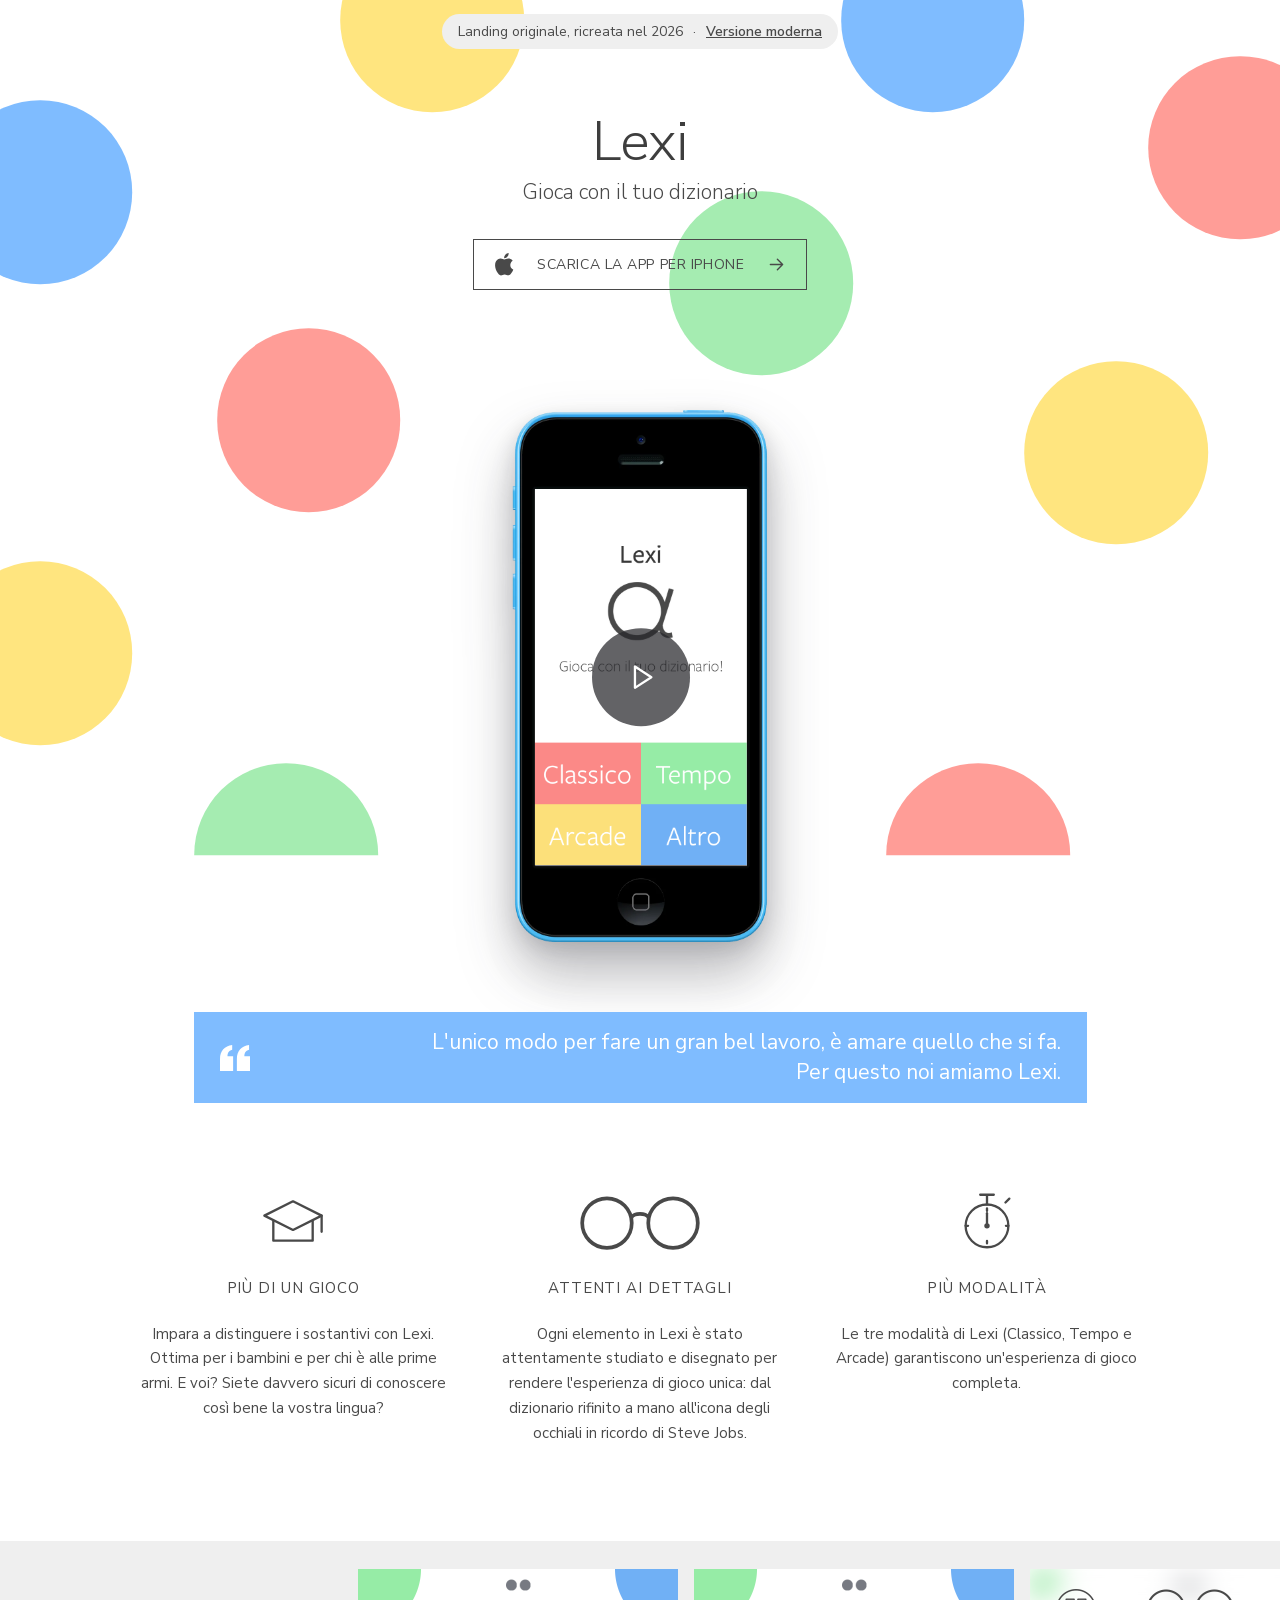
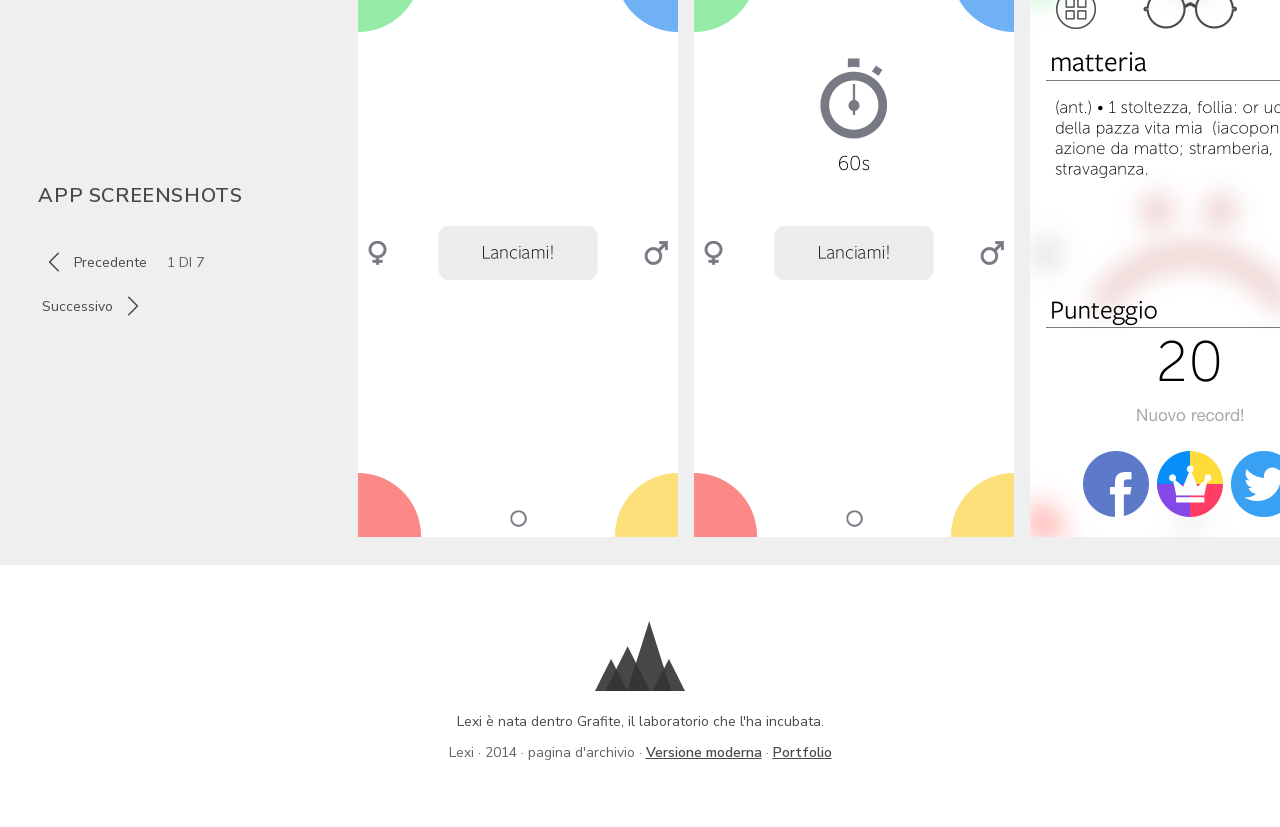
<file: lexi/classic.html>
<!doctype html>
<html lang="it">
<head>
<meta charset="utf-8">
<meta name="viewport" content="width=device-width, initial-scale=1">
<title>Lexi: la landing originale del 2014</title>
<meta name="description" content="La landing originale di Lexi, il gioco per iOS del 2014 firmato Grafite, ricreata nel 2026: cerchi pastello, anteprima video e screenshot. L'app non è più disponibile.">
<meta name="theme-color" content="#ffffff">
<link rel="canonical" href="https://www.ugopossenti.com/lexi/classic.html">
<meta property="og:type" content="website">
<meta property="og:site_name" content="Lexi">
<meta property="og:locale" content="it_IT">
<meta property="og:url" content="https://www.ugopossenti.com/lexi/classic.html">
<meta property="og:title" content="Lexi: la landing originale del 2014">
<meta property="og:description" content="Com'era la pagina di Lexi, il gioco per iOS che ti faceva lanciare le parole nell'angolo giusto. Ricreata nel 2026: l'app non è più disponibile.">
<meta property="og:image" content="https://www.ugopossenti.com/lexi/og-classic.png">
<meta property="og:image:width" content="1200">
<meta property="og:image:height" content="630">
<meta property="og:image:alt" content="Lexi, gioca con il tuo dizionario: cerchi pastello e un iPhone 5C">
<meta name="twitter:card" content="summary_large_image">
<meta name="twitter:title" content="Lexi: la landing originale del 2014">
<meta name="twitter:description" content="Com'era la pagina di Lexi, il gioco per iOS che ti faceva lanciare le parole nell'angolo giusto.">
<meta name="twitter:image" content="https://www.ugopossenti.com/lexi/og-classic.png">
<link rel="icon" href="icon-256.png">
<script src="/analytics.js"></script>
<link rel="apple-touch-icon" href="apple-touch-icon.png">
<link rel="preload" href="assets/fonts/nunito-300.woff2" as="font" type="font/woff2" crossorigin>
<link rel="stylesheet" href="phone.css">
<link rel="stylesheet" href="classic.css">
</head>
<body>
<a class="skip" href="#main">Vai al contenuto</a>

<header class="top">
  <p><span>Landing originale, ricreata nel 2026</span><i aria-hidden="true">·</i><a href="index.html">Versione moderna</a></p>
</header>

<main id="main">
<section class="hero" aria-labelledby="t">
  <div class="stage">
    <i class="c c1 y"></i><i class="c c2 b"></i><i class="c c3 b"></i><i class="c c4 r"></i>
    <i class="c c5 g"></i><i class="c c6 r"></i><i class="c c7 y"></i><i class="c c8 y"></i>
    <i class="c c9 g half"></i><i class="c c10 r half"></i>

    <div class="intro">
      <h1 id="t">Lexi</h1>
      <p class="tag">Gioca con il tuo dizionario</p>
      <button class="dl" id="dl" type="button" aria-describedby="dlNote">
        <svg class="apple" viewBox="0 0 24 24" fill="currentColor" aria-hidden="true"><path d="M12.152 6.896c-.948 0-2.415-1.078-3.96-1.04-2.04.027-3.91 1.183-4.961 3.014-2.117 3.675-.546 9.103 1.519 12.09 1.013 1.454 2.208 3.09 3.792 3.039 1.52-.065 2.09-.987 3.935-.987 1.831 0 2.35.987 3.96.948 1.637-.026 2.676-1.48 3.676-2.948 1.156-1.688 1.636-3.325 1.662-3.415-.039-.013-3.182-1.221-3.22-4.857-.026-3.04 2.48-4.494 2.597-4.559-1.429-2.09-3.623-2.324-4.39-2.376-2-.156-3.675 1.09-4.61 1.09zM15.53 3.83c.843-1.012 1.4-2.427 1.245-3.83-1.207.052-2.662.805-3.532 1.818-.78.896-1.454 2.338-1.273 3.714 1.338.104 2.715-.688 3.559-1.701"/></svg>
        <span>Scarica la app per iPhone</span>
        <svg class="arrow" viewBox="0 0 24 24" fill="none" stroke="currentColor" stroke-width="1.6" stroke-linecap="round" stroke-linejoin="round" aria-hidden="true"><path d="M5 12h14M13 6l6 6-6 6"/></svg>
      </button>
      <p class="dl-note" id="dlNote" role="status">Non più disponibile su App Store</p>
    </div>

    <div class="phone" id="phone">
      <span class="pb pb-mute"></span><span class="pb pb-up"></span><span class="pb pb-down"></span><span class="pb pb-power"></span>
      <i class="cam"></i><i class="speaker"></i>
      <div class="screen">
        <video id="vid" loop playsinline preload="metadata" poster="assets/shots/s1.png" aria-label="Anteprima dell'app Lexi">
          <source src="assets/preview.mp4" type="video/mp4">
        </video>
        <button class="play" id="play" type="button" aria-label="Guarda l'anteprima dell'app" aria-pressed="false">
          <svg viewBox="0 0 24 24" fill="none" stroke="currentColor" stroke-width="1.4" stroke-linejoin="round" aria-hidden="true"><path d="M8.5 5.5v13l10-6.5z"/></svg>
        </button>
      </div>
      <i class="home-btn"></i>
    </div>
  </div>
</section>

<section class="quote" aria-label="Citazione">
  <blockquote>
    <svg viewBox="0 0 32 28" aria-hidden="true"><path fill="#fff" d="M0 28V15C0 6 5 1 13 0v5C9 6 8 9 8 12h6v16zM18 28V15C18 6 23 1 31 0v5c-4 1-5 4-5 7h6v16z"/></svg>
    <p>L'unico modo per fare un gran bel lavoro, è amare quello che si fa.<br>Per questo noi amiamo Lexi.</p>
  </blockquote>
</section>

<section class="features" aria-label="Perché Lexi">
  <article>
    <svg viewBox="0 0 76 64" fill="none" stroke="currentColor" stroke-width="2.6" stroke-linecap="round" stroke-linejoin="round" aria-hidden="true"><path d="M38 10 70 26 38 42 6 26z"/><path d="M16 32v22h44V32"/><path d="M70 26v18"/></svg>
    <h2>Più di un gioco</h2>
    <p>Impara a distinguere i sostantivi con Lexi. Ottima per i bambini e per chi è alle prime armi. E voi? Siete davvero sicuri di conoscere così bene la vostra lingua?</p>
  </article>
  <article>
    <svg class="wide" viewBox="0 0 124 56" fill="none" stroke="currentColor" stroke-width="3.6" stroke-linecap="round" stroke-linejoin="round" aria-hidden="true"><circle cx="30" cy="30" r="24"/><circle cx="94" cy="30" r="24"/><path d="M54 24c3-4 13-4 16 0"/></svg>
    <h2>Attenti ai dettagli</h2>
    <p>Ogni elemento in Lexi è stato attentamente studiato e disegnato per rendere l'esperienza di gioco unica: dal dizionario rifinito a mano all'icona degli occhiali in ricordo di Steve Jobs.</p>
  </article>
  <article>
    <svg viewBox="0 0 64 70" fill="none" stroke="currentColor" stroke-width="2.4" stroke-linecap="round" stroke-linejoin="round" aria-hidden="true"><circle cx="32" cy="40" r="22"/><path d="M25 8h14M32 8v10M51 16l4-4"/><path d="M32 40V27"/><circle cx="32" cy="40" r="1.6" fill="currentColor"/><path d="M32 22v2.5M54 40h-2.5M32 58v-2.5M10 40h2.5"/></svg>
    <h2>Più modalità</h2>
    <p>Le tre modalità di Lexi (Classico, Tempo e Arcade) garantiscono un'esperienza di gioco completa.</p>
  </article>
</section>

<section class="shots" aria-labelledby="sh">
  <div class="shots-ctl">
    <h2 id="sh">App screenshots</h2>
    <div class="nav2">
      <button type="button" id="prev" aria-label="Screenshot precedenti"><svg viewBox="0 0 24 24" fill="none" stroke="currentColor" stroke-width="1.4" stroke-linecap="round" stroke-linejoin="round" aria-hidden="true"><path d="m15 4-8 8 8 8"/></svg><span>Precedente</span></button>
      <output id="count" aria-live="polite">1 di 5</output>
      <button type="button" id="next" aria-label="Screenshot successivi"><span>Successivo</span><svg viewBox="0 0 24 24" fill="none" stroke="currentColor" stroke-width="1.4" stroke-linecap="round" stroke-linejoin="round" aria-hidden="true"><path d="m9 4 8 8-8 8"/></svg></button>
    </div>
  </div>
  <div class="track" id="track" tabindex="0" aria-label="Galleria di screenshot">
    <img src="assets/shots/s2.png" alt="Modalità Classico: la parola al centro, i quattro angoli colorati" width="320" height="568" loading="lazy">
    <img src="assets/shots/s4.png" alt="Modalità Tempo con cronometro da 60 secondi" width="320" height="568" loading="lazy">
    <img src="assets/shots/s7.png" alt="Risultato con definizione della parola e punteggio" width="320" height="568" loading="lazy">
    <img src="assets/shots/s5.png" alt="Modalità Arcade con tre cuori" width="320" height="568" loading="lazy">
    <img src="assets/shots/s1.png" alt="Schermata iniziale con il simbolo α e le modalità" width="320" height="568" loading="lazy">
    <img src="assets/shots/s6.png" alt="Schermata per suggerire un sostantivo a Lexi" width="320" height="568" loading="lazy">
    <img src="assets/shots/s3.png" alt="Condivisione del punteggio su Twitter" width="320" height="568" loading="lazy">
  </div>
</section>
</main>

<footer>
  <span class="grafite"><img src="assets/grafite.png" alt="Grafite" width="90" height="70" loading="lazy"></span>
  <p class="inc">Lexi è nata dentro Grafite, il laboratorio che l'ha incubata.</p>
  <p>Lexi · 2014 · pagina d'archivio · <a href="index.html">Versione moderna</a> · <a href="/#/ideas" target="_top">Portfolio</a></p>
</footer>

<script>
(function(){
  var vid=document.getElementById('vid'), play=document.getElementById('play');
  function set(on){play.setAttribute('aria-pressed',on?'true':'false')}
  play.addEventListener('click',function(){ vid.muted=false; vid.play().then(function(){set(true)},function(){vid.muted=true;vid.play();set(true)}); });
  vid.addEventListener('click',function(){ if(!vid.paused){vid.pause();set(false)} });
  vid.addEventListener('pause',function(){set(false)});

  var dl=document.getElementById('dl'), note=document.getElementById('dlNote');
  dl.addEventListener('click',function(){ note.classList.add('show'); });

  var track=document.getElementById('track'), count=document.getElementById('count'), imgs=track.querySelectorAll('img');
  function step(){ var i=imgs[1]; return i.offsetLeft-imgs[0].offsetLeft; }
  function upd(){
    var idx=Math.round(track.scrollLeft/step())+1, max=imgs.length;
    count.textContent=Math.min(idx,max)+' di '+max;
    document.getElementById('prev').disabled=track.scrollLeft<=2;
    document.getElementById('next').disabled=track.scrollLeft+track.clientWidth>=track.scrollWidth-2;
  }
  document.getElementById('prev').addEventListener('click',function(){track.scrollBy({left:-step(),behavior:'smooth'})});
  document.getElementById('next').addEventListener('click',function(){track.scrollBy({left:step(),behavior:'smooth'})});
  track.addEventListener('scroll',function(){requestAnimationFrame(upd)},{passive:true});
  window.addEventListener('resize',upd); upd();
})();
</script>
</body>
</html>
</file>
<file: lexi/phone.css>
/* ── iPhone 5C (proporzioni reali 59,2 × 124,4 mm; schermo 640×1136) ───── */
.phone{position:relative;width:min(290px,72vw);aspect-ratio:765/1600;
  background:url(assets/phone-5c.webp) center/100% 100% no-repeat;
  filter:drop-shadow(0 30px 28px rgba(30,30,40,.28)) drop-shadow(0 8px 10px rgba(30,30,40,.16))}
.phone>*{position:absolute}
/* il mockup è un'immagine: cam, altoparlante, tasti e home sono già nel disegno */
.phone::before,.phone .cam,.phone .speaker,.phone .home-btn,.phone .pb{display:none}
.screen{left:8.76%;width:83.4%;top:14.88%;aspect-ratio:638/1132;background:#fff;overflow:hidden}
.screen video{display:block;width:100%;height:100%;object-fit:cover}
.video-ctl{position:absolute;right:10px;bottom:10px;width:40px;height:40px;border-radius:50%;border:0;background:rgba(40,40,44,.62);color:#fff;display:grid;place-items:center;cursor:pointer;backdrop-filter:blur(6px)}
.video-ctl svg{width:18px;height:18px;grid-area:1/1}
.video-ctl .i-pause{display:none}
.video-ctl[aria-pressed="true"] .i-play{display:none}
.video-ctl[aria-pressed="true"] .i-pause{display:block}
</file>
<file: lexi/style.css>
@font-face{font-family:"Nunito Sans";font-weight:300;font-style:normal;font-display:swap;src:url(assets/fonts/nunito-300.woff2) format("woff2")}
@font-face{font-family:"Nunito Sans";font-weight:400;font-style:normal;font-display:swap;src:url(assets/fonts/nunito-400.woff2) format("woff2")}
@font-face{font-family:"Nunito Sans";font-weight:600;font-style:normal;font-display:swap;src:url(assets/fonts/nunito-600.woff2) format("woff2")}

:root{
  --coral:#ff9d97; --green:#a5ecb1; --yellow:#ffe57f; --blue:#7fbcff;
  --ink:#494949; --muted:#6a6d75; --soft:#efefef; --line:#e6e6ea;
  --brand:#ff9d97; --brand-deep:#ff8982; --eyebrow:#b8322e; --ink-deep:#2f2f2f;
  --bg:#fff;
  --radius:22px;
  --wrap:1120px;
}
*{box-sizing:border-box;margin:0}
html{scroll-behavior:smooth;scroll-padding-top:72px}
body{font-family:"Nunito Sans",system-ui,-apple-system,"Segoe UI",sans-serif;font-weight:400;color:var(--ink);background:var(--bg);line-height:1.55;-webkit-font-smoothing:antialiased;overflow-x:hidden}
img,video{max-width:100%;display:block}
a{color:inherit}
.wrap{width:min(var(--wrap),100% - 40px);margin-inline:auto}
.sr-only{position:absolute;width:1px;height:1px;overflow:hidden;clip:rect(0 0 0 0);white-space:nowrap}
.skip{position:absolute;left:12px;top:-60px;background:#fff;color:var(--ink);padding:10px 14px;border-radius:10px;z-index:100;font-weight:600}
.skip:focus{top:12px}
:focus-visible{outline:3px solid #2b6fe0;outline-offset:3px;border-radius:6px}
.nav :focus-visible,.hero :focus-visible,.footer :focus-visible{outline-color:#2f2f2f}
.timeline a{color:#b8322e;font-weight:600}

/* ── NAV ───────────────────────────── */
.nav{position:fixed;inset:0 0 auto 0;z-index:50;background:var(--brand);color:var(--ink-deep)}
.nav-inner{display:flex;align-items:center;gap:14px;height:60px}
.brand{display:flex;align-items:center;gap:10px;text-decoration:none;font-weight:600;font-size:20px;letter-spacing:.01em}
.brand img{border-radius:7px}
.nav-links{margin-left:auto;display:flex;gap:4px}
.nav-links a{text-decoration:none;font-size:15px;padding:8px 12px;border-radius:10px;font-weight:600}
.nav-links a:hover{background:rgba(255,255,255,.4)}
.back-portfolio{display:none;align-items:center;gap:4px;text-decoration:none;font-size:15px;font-weight:600;padding:7px 12px 7px 8px;border-radius:10px;margin-left:-8px;border-right:0}
.back-portfolio:hover{background:rgba(255,255,255,.4)}
.back-portfolio svg{width:16px;height:16px}
html.embedded .back-portfolio{display:inline-flex}

/* ── HERO ───────────────────────────── */
.hero{position:relative;background:var(--brand);color:var(--ink-deep);padding:140px 0 90px;overflow:hidden;isolation:isolate}
.hero-inner{display:grid;grid-template-columns:1.1fr .9fr;gap:40px;align-items:center}
.status{display:inline-flex;align-items:center;gap:10px;background:rgba(255,255,255,.55);padding:7px 15px;border-radius:99px;font-size:15px;font-weight:600;margin-bottom:22px}
.status .dot{width:9px;height:9px;border-radius:50%;background:#b8322e}
.hero h1{font-weight:300;font-size:clamp(96px,17vw,200px);line-height:.9;letter-spacing:-.02em;margin-left:-.04em}
.tagline{font-weight:300;font-size:clamp(28px,4.4vw,52px);line-height:1.15;margin-top:6px}
.lead{max-width:34em;font-size:clamp(18px,1.8vw,21px);margin-top:26px;line-height:1.5}
.cta-row{display:flex;flex-wrap:wrap;gap:12px;margin-top:32px}
.btn{display:inline-flex;align-items:center;justify-content:center;font:inherit;font-weight:600;font-size:17px;text-decoration:none;padding:14px 26px;border-radius:99px;border:2px solid transparent;cursor:pointer;transition:transform .15s,box-shadow .15s,background .15s}
.btn:active{transform:scale(.97)}
.btn-white{background:#fff;color:var(--ink-deep)}
.btn-white:hover{box-shadow:0 8px 24px rgba(0,0,0,.18);transform:translateY(-2px)}
.btn-ghost{border-color:var(--ink-deep);color:var(--ink-deep)}
.btn-ghost:hover{background:rgba(255,255,255,.45)}
.btn-coral{background:var(--ink);color:#fff}
.btn-coral:hover{background:#2f2f2f}

.blob{position:absolute;border-radius:50%;z-index:-1}
.b-green{width:520px;height:520px;background:var(--green);left:-260px;top:-260px}
.b-blue{width:360px;height:360px;background:var(--blue);right:-170px;top:-170px}
.b-yellow{width:420px;height:420px;background:var(--yellow);right:-200px;bottom:-200px}

.hero-phone{display:flex;flex-direction:column;align-items:center;gap:22px}
.sound{display:inline-flex;align-items:center;gap:8px;font:inherit;font-weight:600;font-size:15px;color:var(--ink-deep);background:rgba(255,255,255,.6);border:0;padding:8px 16px;border-radius:99px;cursor:pointer}
.sound:hover{background:rgba(255,255,255,.85)}
.sound svg{width:18px;height:18px}
.sound .mute{display:block}.sound .wave{display:none}
.sound[aria-pressed="true"] .mute{display:none}.sound[aria-pressed="true"] .wave{display:block}

/* ── SECTIONS ───────────────────────── */
.sec{padding:110px 0}
.eyebrow{font-size:14px;font-weight:600;letter-spacing:.14em;text-transform:uppercase;color:var(--eyebrow);margin-bottom:14px}
.sec h2{font-weight:300;font-size:clamp(38px,6vw,72px);line-height:1.05;letter-spacing:-.015em}
.soft{color:#85888f}
.sec-lead{max-width:40em;font-size:clamp(18px,1.8vw,21px);color:#5b5d63;margin-top:22px;line-height:1.55}

/* regole */
.rules{display:grid;grid-template-columns:repeat(4,1fr);gap:16px;margin-top:56px}
.rule{border-radius:var(--radius);padding:28px 24px 26px;color:#3b3b3b;min-height:230px;display:flex;flex-direction:column}
.rule .sym{display:flex;flex-direction:column;align-items:flex-start;gap:6px;color:#494949;margin-bottom:auto}
.rule .sym svg:first-child{width:58px;height:58px}
.rule .sym .num{width:46px;height:18px}
.rule h3{font-weight:600;font-size:19px;margin:22px 0 4px}
.rule p{font-size:16px;opacity:.85}
.r-green{background:var(--green)}.r-blue{background:var(--blue)}.r-coral{background:var(--coral)}.r-yellow{background:var(--yellow)}

.modes-title{font-weight:300;font-size:30px;margin:84px 0 20px}
.modes{display:grid;grid-template-columns:repeat(2,1fr);gap:0;border-radius:var(--radius);overflow:hidden}
.mode{padding:38px 34px;min-height:150px;display:flex;flex-direction:column;justify-content:flex-end;color:var(--ink-deep)}
.mode b{font-weight:300;font-size:clamp(34px,5vw,56px);line-height:1;margin-bottom:10px}
.mode span{font-size:17px;max-width:20em;color:var(--ink-deep)}
.m-coral{background:var(--coral)}.m-green{background:var(--green)}.m-yellow{background:var(--yellow)}.m-blue{background:var(--blue)}

/* ── DEMO ───────────────────────────── */
.sec-play{background:#fafafb;border-block:1px solid var(--line)}
.game{position:relative;margin:48px auto 0;width:min(560px,100%);aspect-ratio:9/12;background:#fff;border-radius:34px;box-shadow:0 30px 70px rgba(30,30,60,.14),0 0 0 1px var(--line);overflow:hidden;user-select:none;-webkit-user-select:none}
.pad{position:absolute;width:34%;aspect-ratio:1;border:0;cursor:pointer;display:flex;flex-direction:column;align-items:center;justify-content:center;gap:5px;color:#494949;transition:transform .12s,filter .12s}
.pad svg:first-child{width:32%}
.pad .num{width:26%}
.p-green{left:0;top:0;border-radius:0 0 100% 0;background:var(--green);padding:0 10% 10% 0}
.p-blue{right:0;top:0;border-radius:0 0 0 100%;background:var(--blue);padding:0 0 10% 10%}
.p-coral{left:0;bottom:0;border-radius:0 100% 0 0;background:var(--coral);padding:10% 10% 0 0}
.p-yellow{right:0;bottom:0;border-radius:100% 0 0 0;background:var(--yellow);padding:10% 0 0 10%}
.pad:hover{filter:saturate(1.15) brightness(.98)}
.pad:active{transform:scale(.96)}
.pad.right{animation:pop .5s}
.pad.wrong{animation:shake .4s}
.pad.reveal-right{animation:pulse .9s 2}
@keyframes pop{40%{transform:scale(1.12)}}
@keyframes shake{25%{transform:translateX(-6px)}75%{transform:translateX(6px)}}
@keyframes pulse{50%{transform:scale(1.1);filter:brightness(1.05)}}
.hearts{display:flex;gap:6px}
.hearts svg{width:20px;height:20px;fill:#85888f;transition:fill .2s,transform .25s}
.hearts svg.full{fill:#e0404f}
.game-center{position:absolute;left:50%;top:50%;transform:translate(-50%,-50%);width:50%;text-align:center;z-index:1}
.word-box{background:var(--soft);border-radius:12px;padding:16px 10px;font-weight:300;font-size:clamp(20px,4.6vw,30px);line-height:1.15;min-height:3.2em;display:grid;place-items:center;overflow-wrap:anywhere;word-break:normal;transition:background .2s}
.word-box.right{background:#d6f7de}.word-box.wrong{background:#ffd9d6}
.score{font-weight:300;font-size:clamp(34px,7vw,52px);margin-top:18px;line-height:1}
.feedback{font-size:clamp(13px,2.4vw,15px);color:var(--muted);margin-top:12px;min-height:3.4em;line-height:1.35}
.overlay{position:absolute;inset:0;background:rgba(255,255,255,.88);backdrop-filter:blur(8px);-webkit-backdrop-filter:blur(8px);display:grid;place-items:center;z-index:5;text-align:center;padding:24px}
.overlay[hidden]{display:none}
.overlay-card{max-width:300px;display:flex;flex-direction:column;align-items:center;gap:12px}
.overlay-card img{border-radius:20px;box-shadow:0 10px 24px rgba(0,0,0,.14)}
.overlay-card h3{font-weight:300;font-size:36px}
.overlay-card p{color:#5b5d63}
.overlay-card .small{font-size:14px;letter-spacing:.12em;text-transform:uppercase}
.overlay-card .big{font-weight:300;font-size:92px;line-height:1}
.overlay-card .btn{margin-top:8px}
.legend{list-style:none;padding:0;display:flex;flex-wrap:wrap;justify-content:center;gap:10px 22px;margin-top:26px;font-size:14.5px;color:var(--muted)}
.legend li{display:flex;align-items:center;gap:8px}
.legend i{width:14px;height:14px;border-radius:50%}
.c-green{background:var(--green)}.c-blue{background:var(--blue)}.c-coral{background:var(--coral)}.c-yellow{background:var(--yellow)}

/* ── SCHERMATE ───────────────────────── */
.shots{display:flex;gap:22px;overflow-x:auto;padding:54px max(20px,calc((100vw - var(--wrap))/2)) 30px;scroll-snap-type:x proximity;scrollbar-width:thin}
.shots figure{flex:0 0 auto;width:min(260px,64vw);scroll-snap-align:center}
.shots img{width:100%;height:auto;border-radius:22px;box-shadow:0 18px 40px rgba(30,30,60,.14),0 0 0 1px var(--line);background:#fff}
.shots figcaption{text-align:center;color:var(--muted);font-size:15px;margin-top:14px}

/* ── NUMERI ───────────────────────── */
.sec-stats{padding:70px 0;background:var(--yellow);color:var(--ink-deep)}
.stats{display:grid;grid-template-columns:repeat(4,1fr);gap:20px;text-align:center}
.stats b{display:block;font-weight:300;font-size:clamp(40px,6vw,76px);line-height:1}
.stats span{font-size:16px;font-weight:600}

/* ── STORIA ───────────────────────── */
.story{display:grid;grid-template-columns:1.1fr .9fr;gap:70px;align-items:start}
.notice{margin-top:34px;background:var(--coral);border-radius:18px;padding:20px 22px;display:grid;gap:4px;color:var(--ink-deep)}
.notice b{font-size:18px;font-weight:600}
.timeline{list-style:none;padding:0;margin:34px 0 0 10px}
.timeline li{position:relative;padding:0 0 34px 28px;display:grid;gap:2px}
.timeline li::after{content:"";position:absolute;left:-2px;width:2px;top:13px;bottom:-13px;background:var(--line);z-index:0}
.timeline li:last-child{padding-bottom:0}
.timeline li:last-child::after{display:none}
.timeline li::before{z-index:1}
.timeline li::before{content:"";position:absolute;left:-8px;top:6px;width:14px;height:14px;border-radius:50%;background:var(--coral);box-shadow:0 0 0 4px #fff}
.timeline li:nth-child(2)::before{background:var(--green)}
.timeline li:nth-child(3)::before{background:var(--blue)}
.timeline li.now::before{background:var(--ink)}
.timeline time{font-size:13px;font-weight:600;letter-spacing:.1em;text-transform:uppercase;color:var(--muted)}
.timeline b{font-size:20px;font-weight:600}
.timeline span{color:#5b5d63}
.guides{margin:80px 0 0}
.guides img{width:100%;height:auto;border-radius:var(--radius);box-shadow:0 20px 50px rgba(30,30,60,.12),0 0 0 1px var(--line)}
.guides figcaption{color:var(--muted);font-size:15px;margin-top:14px;text-align:center}
.palette{display:grid;grid-template-columns:repeat(5,1fr);gap:12px;margin-top:34px}
.palette div{background:var(--c);border-radius:16px;padding:44px 16px 14px;display:grid;font-size:14px;color:#222}
.palette div:last-child{color:#fff}
.palette b{font-weight:600;letter-spacing:.04em}
.credits{padding:20px 0 90px}
.credits dl{display:grid;grid-template-columns:repeat(4,1fr);gap:20px;border-top:1px solid var(--line);padding-top:36px}
.credits dt{font-size:13px;letter-spacing:.12em;text-transform:uppercase;color:var(--muted);font-weight:600}
.credits dd{font-weight:300;font-size:clamp(20px,2.6vw,28px);margin-top:4px}

.footer{background:var(--blue);color:var(--ink-deep);padding:56px 0;text-align:center}
.footer .grafite{display:inline-block;margin-bottom:14px}
.footer img{margin:0 auto;width:96px;height:auto;filter:brightness(0);opacity:.8}
.footer .inc{margin-bottom:8px}
.footer p{font-size:15px}
.footer a{font-weight:600}

/* reveal */
.reveal{opacity:0;transform:translateY(22px);transition:opacity .7s,transform .7s}
.reveal.in{opacity:1;transform:none}

/* ── RESPONSIVE ───────────────────────── */
@media (max-width:900px){
  .hero{padding:110px 0 70px}
  .hero-inner{grid-template-columns:1fr;gap:56px}
  .rules{grid-template-columns:1fr 1fr}
  .story{grid-template-columns:1fr;gap:20px}
  .stats{grid-template-columns:1fr 1fr;row-gap:36px}
  .nav-links a:nth-child(n+3){display:none}
}
@media (max-width:620px){
  .sec{padding:80px 0}
  .modes{grid-template-columns:1fr}
  .rules{grid-template-columns:1fr}
  .rule{min-height:0;display:grid;grid-template-columns:auto 1fr;grid-template-rows:auto auto;column-gap:20px;align-items:center;padding:20px}
  .rule .sym{grid-row:1/3;margin:0;flex-direction:column;align-items:center}
  .rule h3{margin:0 0 2px;align-self:end}
  .rule p{align-self:start}
  .palette{grid-template-columns:repeat(2,1fr)}
  .credits dl{grid-template-columns:1fr}
  .nav-links{display:none}
  .brand{margin-left:auto}
  .back-portfolio span{display:inline}
}
@media (prefers-reduced-motion:reduce){
  html{scroll-behavior:auto}
  .reveal{opacity:1;transform:none;transition:none}
  .pad,.btn{transition:none}
  .pad.right,.pad.wrong,.pad.reveal-right{animation:none}
}

/* ── schema dei lati ───────────────────────── */
.axes{margin:52px 0 0;display:grid;justify-items:center}
.axes-box{position:relative;width:min(520px,100%);aspect-ratio:1.25;border-radius:26px;background:#fafafb;box-shadow:0 0 0 1px var(--line);overflow:hidden;color:#494949}
.ax-c{position:absolute;width:30%;aspect-ratio:1}
.ax-green{left:0;top:0;background:var(--green);border-radius:0 0 100% 0}
.ax-blue{right:0;top:0;background:var(--blue);border-radius:0 0 0 100%}
.ax-coral{left:0;bottom:0;background:var(--coral);border-radius:0 100% 0 0}
.ax-yellow{right:0;bottom:0;background:var(--yellow);border-radius:100% 0 0 0}
.ax-label{position:absolute;display:flex;align-items:center;gap:8px;font-size:clamp(13px,2.4vw,16px);font-weight:600}
.ax-label svg{width:26px;height:26px;flex:none}
.ax-top{left:50%;top:5%;transform:translateX(-50%)}
.ax-bottom{left:50%;bottom:5%;transform:translateX(-50%)}
.ax-left{left:3%;top:50%;transform:translateY(-50%)}
.ax-right{right:3%;top:50%;transform:translateY(-50%)}
.ax-top svg,.ax-bottom svg{width:34px;height:13px}
.ax-word{position:absolute;left:50%;top:50%;transform:translate(-50%,-50%);background:var(--soft);padding:10px 22px;border-radius:12px;font-weight:300;font-size:clamp(20px,4vw,28px)}
.axes figcaption{margin-top:16px;color:var(--muted);font-size:15px;text-align:center;max-width:32em}
.pos{font-size:12px;font-weight:600;letter-spacing:.08em;text-transform:uppercase;opacity:.8;margin-top:auto;padding-top:14px}
.rule h3{margin-top:4px}
@media (max-width:620px){.pos{grid-column:2;align-self:end}.rule{grid-template-rows:auto auto auto}.rule .sym{grid-row:1/4}}

/* ── demo: lati e trascinamento ───────────────────────── */
.edge{position:absolute;color:#6a6d75;pointer-events:none;z-index:1}
.edge svg{display:block}
.e-top{left:50%;top:3.2%;transform:translateX(-50%)}.e-top svg{width:30px;height:12px}
.e-bottom{left:50%;bottom:3.2%;transform:translateX(-50%)}.e-bottom svg{width:30px;height:12px}
.e-left{left:3.5%;top:50%;transform:translateY(-50%)}.e-left svg{width:24px;height:24px}
.e-right{right:3.5%;top:50%;transform:translateY(-50%)}.e-right svg{width:24px;height:24px}
.word-box{cursor:grab;touch-action:none;position:relative;z-index:3}
.word-box.dragging{cursor:grabbing;box-shadow:0 14px 28px rgba(30,30,60,.18)}
.pad.aim{filter:saturate(1.2) brightness(.97);transform:scale(1.08)}
.hearts{justify-content:center;margin-top:14px}

.sec-lead a.inline{color:#b8322e;font-weight:600;white-space:nowrap}
@media (max-width:900px){.credits dl{grid-template-columns:1fr 1fr}}
@media (max-width:620px){.credits dl{grid-template-columns:1fr}}

/* parola lanciata nell'angolo giusto (loop) */
.axes-box{container-type:inline-size}
.ax-word{animation:ax-throw 4.2s cubic-bezier(.5,0,.3,1) infinite;will-change:transform,opacity}
@keyframes ax-throw{
  0%,22%{transform:translate(-50%,-50%) scale(1);opacity:1}
  30%{transform:translate(-50%,-50%) scale(1.06) rotate(-3deg);opacity:1}
  58%{transform:translate(calc(-50% - 38cqw),calc(-50% + 28cqw)) scale(.5) rotate(-12deg);opacity:1}
  66%{transform:translate(calc(-50% - 38cqw),calc(-50% + 28cqw)) scale(.35);opacity:0}
  67%{transform:translate(-50%,-50%) scale(.7);opacity:0}
  80%,100%{transform:translate(-50%,-50%) scale(1);opacity:1}
}
.ax-coral{animation:ax-hit 4.2s ease-out infinite}
@keyframes ax-hit{0%,54%,72%,100%{filter:none}60%{filter:brightness(.95) saturate(1.3)}}
@media (prefers-reduced-motion:reduce){.ax-word,.ax-coral{animation:none}}

/* ── hero stile originale: fondo bianco, pois pastello che si muovono ── */
.hero{background:#fff;color:var(--ink-deep);padding:130px 0 80px}
.blob{display:none}
.hero-inner{grid-template-columns:1fr;justify-items:center;text-align:center;gap:48px}
.hero-copy{display:flex;flex-direction:column;align-items:center}
.hero h1{font-size:clamp(84px,13vw,150px);margin-left:0;color:#3e3e3e}
.tagline{font-size:clamp(24px,3.4vw,40px)}
.lead{margin-inline:auto}
.cta-row{justify-content:center}
.status{background:var(--soft)}
.sound{background:var(--soft)}.sound:hover{background:#e3e3e3}
.btn-ghost{background:transparent}.btn-ghost:hover{background:var(--soft)}
.dot-c{position:absolute;z-index:-1;left:var(--x);top:var(--y);width:clamp(110px,15.3vw,190px);aspect-ratio:1;border-radius:50%;margin:calc(clamp(110px,15.3vw,190px)/-2) 0 0 calc(clamp(110px,15.3vw,190px)/-2);animation:drift var(--t) ease-in-out var(--d) infinite alternate;will-change:transform}
.dot-c.y{background:var(--yellow)}.dot-c.b{background:var(--blue)}.dot-c.r{background:var(--coral)}.dot-c.g{background:var(--green)}
.dot-c:nth-of-type(odd){animation-name:drift2}
@keyframes drift{0%{transform:translate(0,0) scale(1)}50%{transform:translate(18px,-26px) scale(1.05)}100%{transform:translate(-22px,16px) scale(.96)}}
@keyframes drift2{0%{transform:translate(0,0) scale(1)}50%{transform:translate(-24px,20px) scale(.95)}100%{transform:translate(20px,-18px) scale(1.06)}}
@media (max-width:620px){.dot-c{width:34vw;margin:-17vw 0 0 -17vw}}
@media (prefers-reduced-motion:reduce){.dot-c{animation:none}}
@media (max-width:620px){.dot-c:nth-of-type(n+11),.dot-c:nth-of-type(5){display:none}}

/* ── hero a scorrimento: il telefono sale, si raddrizza e si ferma (come Pantry) ── */
.hero{padding:0;overflow:visible;isolation:auto}
.hero-stage{position:relative;overflow:hidden;padding:120px 0 80px;isolation:isolate}
.has-motion .hero{height:calc(100vh + 95vh);height:calc(100svh + 95svh);--e:0}
.has-motion .hero-stage{position:sticky;top:0;height:100vh;height:100svh;padding:100px 0 0}
.has-motion .hero-inner{gap:30px}
.has-motion .hero-copy{transform:translateY(calc((1 - var(--e)) * 9svh))}
.has-motion .hero-phone{transform-origin:50% 0;will-change:transform;transform:translateY(calc((1 - var(--e)) * 190px)) scale(calc(1 + (1 - var(--e)) * .2))}
.has-motion .hero-phone .phone{transform:perspective(1100px) rotateX(calc((1 - var(--e)) * 38deg));transform-origin:50% 25%;will-change:transform}
.has-motion .dot-c{opacity:calc(.55 + var(--e) * .45)}
.has-motion .hero-stage{padding-top:84px}
.has-motion .hero h1{font-size:clamp(64px,9vw,112px)}
.has-motion .status{margin-bottom:14px}
.has-motion .tagline{font-size:clamp(22px,2.8vw,34px)}
.has-motion .lead{margin-top:14px;font-size:clamp(16px,1.5vw,19px)}
.has-motion .cta-row{margin-top:20px}
.has-motion .hero-inner{gap:24px}
.has-motion .hero-phone{transform:translateY(calc((1 - var(--e)) * 210px)) scale(calc(1 + (1 - var(--e)) * .2))}
@media (max-width:620px){.has-motion .hero-stage{padding-top:76px}.has-motion .hero h1{font-size:64px}.has-motion .lead{font-size:16px}}
.screen .sound{position:absolute;left:10px;bottom:10px;width:40px;height:40px;padding:0;justify-content:center;border-radius:50%;background:rgba(40,40,44,.62);color:#fff}
.screen .sound:hover{background:rgba(40,40,44,.8)}

/* mockup mai tagliato: i pois vengono ritagliati nel loro contenitore, il telefono sta sopra a tutto */
.hero-stage{overflow:visible;z-index:5}
.hero-dots{position:absolute;inset:0;overflow:hidden;z-index:-1}
.has-motion .hero{margin-bottom:340px}
.hero-phone{position:relative;z-index:6}
@media (max-width:620px){.has-motion .hero{margin-bottom:260px}}

/* card regole: icone, etichette, titoli e sottotitoli allineati in alto, alla stessa quota */
.rule{justify-content:flex-start}
.rule .sym{margin-bottom:0;height:92px;justify-content:flex-start}
.rule .pos{margin-top:0;padding-top:24px;min-height:0}
.rule h3{margin:6px 0 6px}
.rule p{line-height:1.45}
@media (max-width:620px){.rule .sym{height:auto}.rule .pos{padding-top:0}}

/* ── navbar a pillola in vetro, centrata (stile searchbrowser.app) ── */
.nav{inset:12px 0 auto 0;background:none;color:var(--ink-deep);pointer-events:none}
.nav .nav-inner{pointer-events:auto;width:max-content;max-width:calc(100% - 24px);margin-inline:auto;height:52px;padding:0 10px 0 14px;gap:6px;border-radius:999px;background:rgba(255,255,255,.72);backdrop-filter:saturate(1.5) blur(18px);-webkit-backdrop-filter:saturate(1.5) blur(18px);box-shadow:0 0 0 1px rgba(0,0,0,.06),0 8px 28px -10px rgba(40,30,30,.28)}
.brand{font-size:16px;margin-right:10px}
.brand img{border-radius:8px}
.nav-links{margin-left:0;gap:2px}
.nav-links a{font-size:14px;padding:7px 13px;border-radius:999px;color:#4a4a50;transition:background .2s,color .2s}
.nav-links a:hover{background:rgba(0,0,0,.06);color:var(--ink-deep)}
.nav-links a.is-here{background:var(--blue);color:#fff;font-weight:600}
.back-portfolio{margin-left:0;border-radius:999px;padding:7px 12px 7px 8px;color:#4a4a50}
.back-portfolio:hover{background:rgba(0,0,0,.06)}
.nav :focus-visible{outline-color:#2b6fe0}
@media (max-width:620px){.nav{inset:8px 0 auto 0}.nav .nav-inner{height:48px}.brand{margin-left:0;margin-right:4px}}
@media (prefers-reduced-motion:no-preference){html{scroll-padding-top:84px}}
.nav .nav-inner{width:70vw;min-width:min(640px,calc(100% - 24px))}
.nav-links{margin-left:auto}
@media (max-width:900px){.nav .nav-inner{width:calc(100% - 24px)}}
@media (max-width:620px){.nav .nav-inner{width:calc(100% - 16px);min-width:0}.brand{margin-left:0}.back-portfolio+.brand{margin-left:auto}}

/* navbar mobile: logo a sinistra, voci scorrevoli a destra (niente più pillola vuota) */
@media (max-width:900px){.nav-links a:nth-child(n+3){display:inline-flex}}
@media (max-width:620px){
  .nav .nav-inner{padding:0 6px 0 10px;gap:4px}
  .nav .brand,.nav .back-portfolio+.brand{margin:0 4px 0 0;flex:none}
  .nav .nav-links{display:flex;flex:1;min-width:0;margin:0;overflow-x:auto;scrollbar-width:none;-webkit-mask-image:linear-gradient(90deg,#000 88%,transparent);mask-image:linear-gradient(90deg,#000 88%,transparent)}
  .nav .nav-links::-webkit-scrollbar{display:none}
  .nav .nav-links a{flex:none;white-space:nowrap;font-size:13.5px;padding:7px 11px}
  .back-portfolio span{display:none}
  .back-portfolio{padding:7px 8px 7px 6px}
}
@media (max-width:620px){
  .nav .brand span{position:absolute;width:1px;height:1px;overflow:hidden;clip:rect(0 0 0 0)}
  .nav .nav-links{-webkit-mask-image:none;mask-image:none;justify-content:flex-end}
  .nav .nav-links a{padding:7px 9px;font-size:13px}
}

/* timeline: i 4 colori di Lexi, ultimo punto corallo */
.timeline li::before{background:var(--green)}
.timeline li:nth-child(2)::before{background:var(--blue)}
.timeline li:nth-child(3)::before{background:var(--yellow)}
.timeline li:nth-child(4)::before,.timeline li.now::before{background:var(--coral)}
</file>
<file: lexi/classic.css>
@font-face{font-family:"Nunito Sans";font-weight:300;font-style:normal;font-display:swap;src:url(assets/fonts/nunito-300.woff2) format("woff2")}
@font-face{font-family:"Nunito Sans";font-weight:400;font-style:normal;font-display:swap;src:url(assets/fonts/nunito-400.woff2) format("woff2")}
@font-face{font-family:"Nunito Sans";font-weight:600;font-style:normal;font-display:swap;src:url(assets/fonts/nunito-600.woff2) format("woff2")}

:root{--coral:#ff9d97;--green:#a5ecb1;--yellow:#ffe57f;--blue:#7fbcff;--ink:#494949;--muted:#5f6269;--gray:#efefef}
*{box-sizing:border-box;margin:0}
html{scroll-behavior:smooth}
body{font-family:"Nunito Sans",system-ui,-apple-system,"Segoe UI",sans-serif;font-weight:300;color:var(--ink);background:#fff;line-height:1.5;-webkit-font-smoothing:antialiased;overflow-x:hidden}
img{max-width:100%;display:block}
a{color:inherit}
:focus-visible{outline:3px solid #2b6fe0;outline-offset:3px;border-radius:4px}
.skip{position:absolute;left:12px;top:-60px;background:#fff;padding:10px 14px;border-radius:8px;z-index:100;font-weight:600}
.skip:focus{top:12px}

.top{position:absolute;top:14px;left:0;right:0;z-index:5;display:flex;justify-content:center;padding:0 16px}
.top p{display:flex;flex-wrap:wrap;justify-content:center;gap:2px 10px;background:var(--gray);padding:7px 16px;border-radius:99px;font-size:14px;font-weight:400}
.top a{font-weight:600}
.top i{font-style:normal}

/* ── hero con cerchi ───────────────────────── */
.hero{position:relative;overflow:hidden}
.stage{position:relative;width:min(100%,1200px);margin-inline:auto;aspect-ratio:1126/950;container-type:inline-size}
.c{position:absolute;border-radius:50%;width:15.3cqw;aspect-ratio:1;transform:translate(-50%,-50%)}
.y{background:var(--yellow)}.b{background:var(--blue)}.r{background:var(--coral)}.g{background:var(--green)}
.c1{left:32.7%;top:2%}
.c2{left:74.4%;top:2%}
.c3{left:0;top:19%}
.c4{left:100%;top:14.6%}
.c5{left:60.1%;top:28%}
.c6{left:22.4%;top:41.5%}
.c7{left:89.7%;top:44.7%}
.c8{left:0;top:64.5%}
.half{height:7.65cqw;aspect-ratio:auto;border-radius:7.65cqw 7.65cqw 0 0;transform:translate(-50%,-100%)}
.c9{left:20.5%;top:84.5%}
.c10{left:78.2%;top:84.5%}

.intro{position:absolute;left:0;right:0;top:11.3%;text-align:center;z-index:2}
h1{font-weight:300;font-size:max(46px,4.6cqw);line-height:1;letter-spacing:-.01em;color:#3e3e3e}
.tag{font-size:max(18px,1.75cqw);margin-top:.6cqw;font-weight:300}
.dl{display:flex;align-items:center;justify-content:space-between;gap:16px;margin:2.6cqw auto 0;width:max(300px,27.8cqw);height:max(48px,4.2cqw);padding:0 clamp(14px,1.6cqw,22px);background:transparent;border:1.5px solid var(--ink);color:var(--ink);font:inherit;font-weight:400;font-size:max(14px,1.15cqw);letter-spacing:.04em;text-transform:uppercase;cursor:pointer;transition:background .15s}
.dl:hover{background:rgba(255,255,255,.7)}
.dl svg{flex:none;height:1.5em;width:1.5em}
.dl .apple{height:1.6em;width:1.6em}
.dl-note{font-size:14px;font-weight:600;margin-top:12px;opacity:.0;transition:opacity .25s;background:#fff;display:inline-block;padding:3px 12px;border-radius:99px;color:var(--ink)}
.dl-note.show{opacity:1}

.stage .phone{left:50%;top:40.5%;width:21.2cqw;transform:translateX(-50%);position:absolute;z-index:2;}
.play{position:absolute;left:50%;top:50%;width:46%;aspect-ratio:1;transform:translate(-50%,-50%);border-radius:50%;border:0;background:rgba(40,40,44,.72);color:#fff;display:grid;place-items:center;cursor:pointer;transition:opacity .2s,transform .15s}
.play svg{width:46%;height:46%;grid-area:1/1}
.play:hover{transform:translate(-50%,-50%) scale(1.06)}
.play[aria-pressed="true"]{opacity:0;pointer-events:none}

/* ── citazione ───────────────────────── */
.quote{width:min(79%,893px);margin:0 auto}
.quote blockquote{background:var(--blue);color:#fff;display:flex;align-items:center;gap:20px;padding:16px 26px;min-height:82px}
.quote svg{flex:none;width:30px}
.quote p{margin-left:auto;text-align:right;font-weight:400;font-size:clamp(17px,1.9vw,21px);line-height:1.4;color:#fff}

/* ── caratteristiche ───────────────────────── */
.features{width:min(88%,1000px);margin:84px auto 0;display:grid;grid-template-columns:repeat(3,1fr);gap:40px}
.features article{text-align:center;display:flex;flex-direction:column;align-items:center}
.features svg{width:68px;height:68px;color:var(--ink)}
.features svg.wide{width:128px}
.features h2{font-weight:400;font-size:15px;letter-spacing:.06em;text-transform:uppercase;margin:22px 0 22px}
.features p{font-size:15px;font-weight:400;line-height:1.65;max-width:21em}

/* ── screenshot ───────────────────────── */
.shots{margin-top:96px;background:var(--gray);display:grid;grid-template-columns:minmax(220px,28%) 1fr;align-items:center;overflow:hidden}
.shots-ctl{padding:40px max(24px,3vw)}
.shots h2{font-weight:600;font-size:20px;letter-spacing:.03em;text-transform:uppercase}
.nav2{display:flex;align-items:center;flex-wrap:wrap;gap:6px 16px;margin-top:32px;font-size:14px;font-weight:400}
.nav2 button{display:inline-flex;align-items:center;gap:6px;background:none;border:0;font:inherit;color:var(--ink);cursor:pointer;padding:6px 4px}
.nav2 button svg{width:26px;height:26px}
.nav2 button:disabled{opacity:.45;cursor:default}
.nav2 output{color:var(--muted);text-transform:uppercase;white-space:nowrap}
.track{display:flex;gap:16px;overflow-x:auto;scroll-snap-type:x mandatory;padding:28px 0 28px 4px;scrollbar-width:none}
.track::-webkit-scrollbar{display:none}
.track img{flex:0 0 min(252px,60vw);height:auto;scroll-snap-align:start;background:#fff}

footer{padding:56px 16px 64px;text-align:center;font-size:14px;color:var(--muted);font-weight:400}
footer .grafite{display:inline-block;margin-bottom:14px}
footer img{margin:0 auto;width:90px;height:auto}
footer .inc{margin-bottom:10px;color:var(--ink)}
footer a{font-weight:600;color:var(--ink)}

/* ── mobile ───────────────────────── */
@media (max-width:760px){
  .stage{aspect-ratio:auto;container-type:normal;padding:96px 0 56px;display:flex;flex-direction:column;align-items:center;min-height:0}
  .c{width:34vw;position:absolute}
  .half{height:17vw;border-radius:17vw 17vw 0 0}
  .c1{left:20%;top:4%}.c2{left:84%;top:2%}.c3{left:0;top:30%}.c4{left:100%;top:25%}
  .c5{left:78%;top:12%}.c6{left:8%;top:62%}.c7{left:98%;top:64%}.c8{display:none}
  .c9{left:22%;top:100%}.c10{left:80%;top:100%}
  .intro{position:relative;top:auto;padding:0 16px}
  h1{font-size:56px}.tag{font-size:22px}
  .dl{width:min(330px,100%);height:52px;font-size:14px;margin-top:22px}
  .stage .phone{position:relative;left:auto;top:auto;transform:none;width:min(240px,66vw);margin-top:36px}
  .features{grid-template-columns:1fr;gap:48px;margin-top:64px}
  .shots{grid-template-columns:1fr}
  .shots-ctl{padding:32px 24px 0}
  .track{padding:24px 24px 28px}
  .quote{width:calc(100% - 32px)}
  .quote blockquote{flex-direction:column;align-items:flex-start;gap:8px}
  .quote p{margin-left:0;text-align:left}
}
@media (prefers-reduced-motion:reduce){html{scroll-behavior:auto}.dl,.dl-note,.play{transition:none}}
</file>
